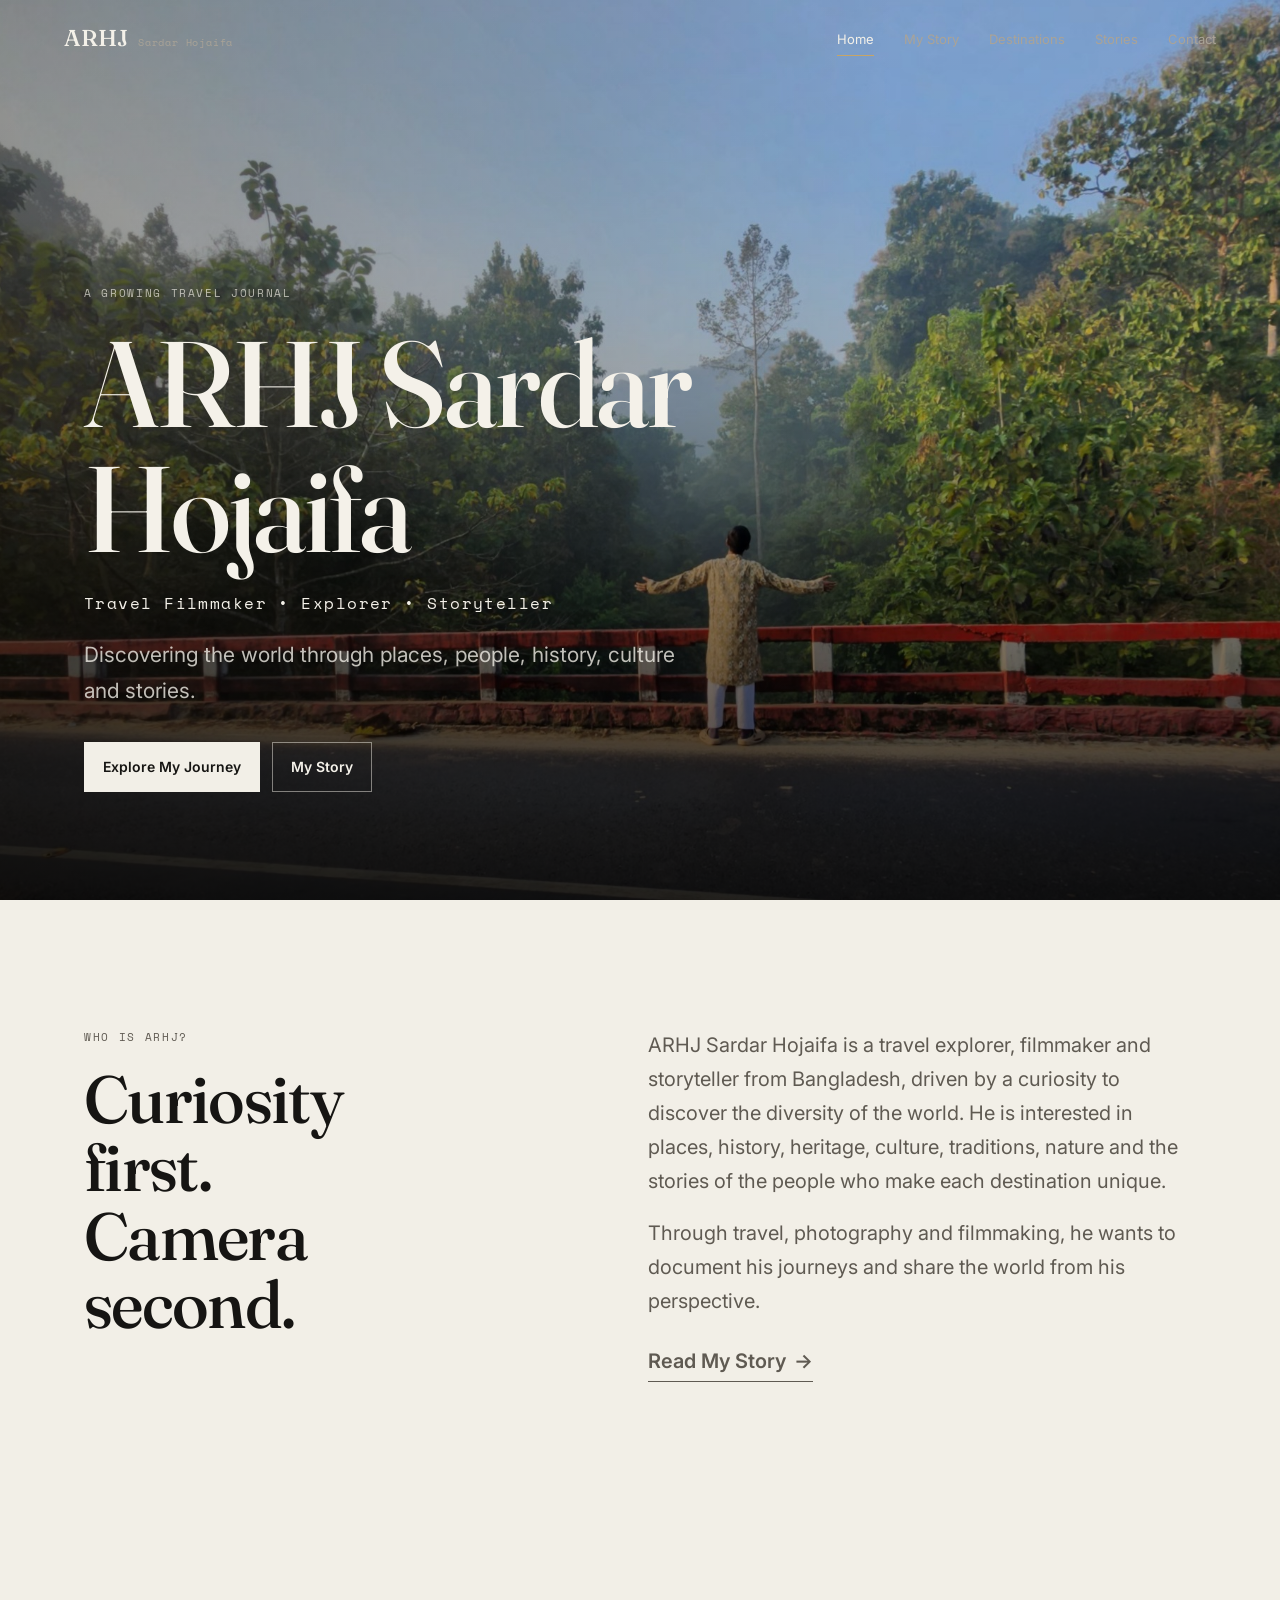
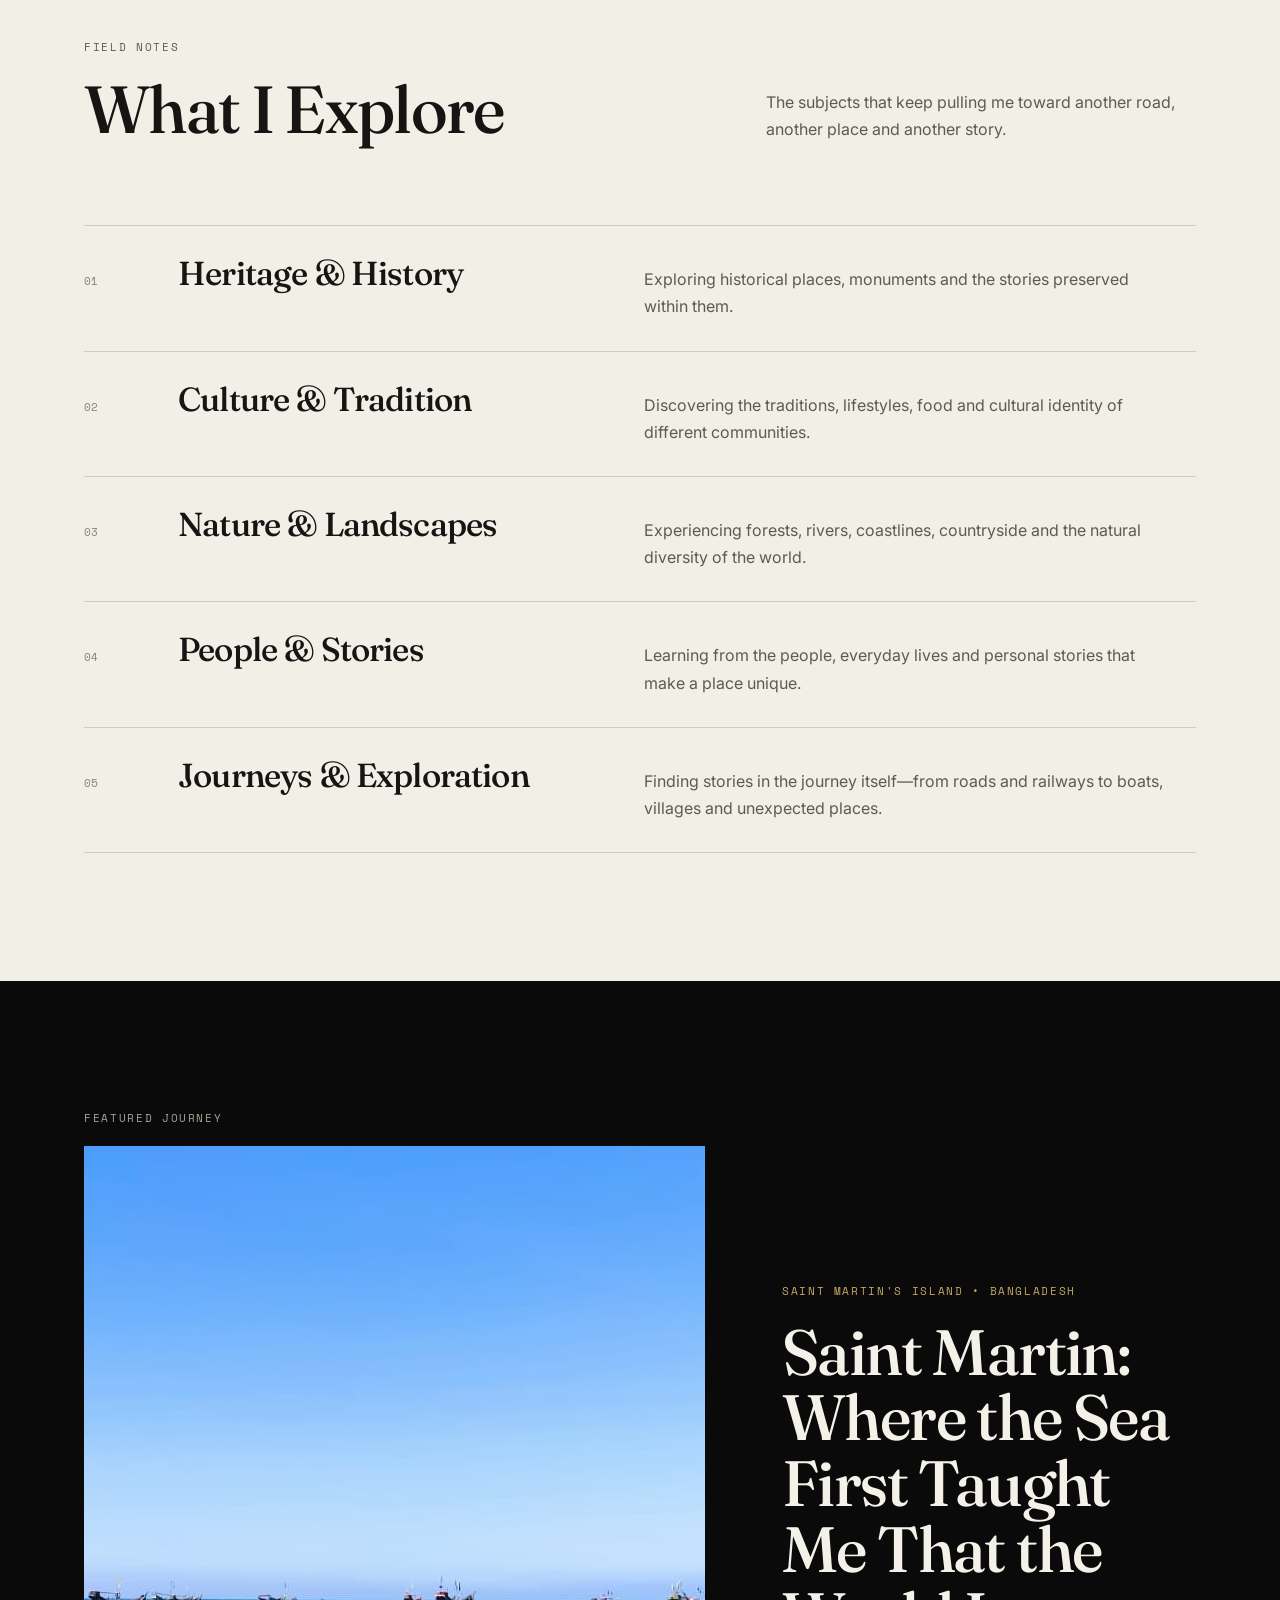
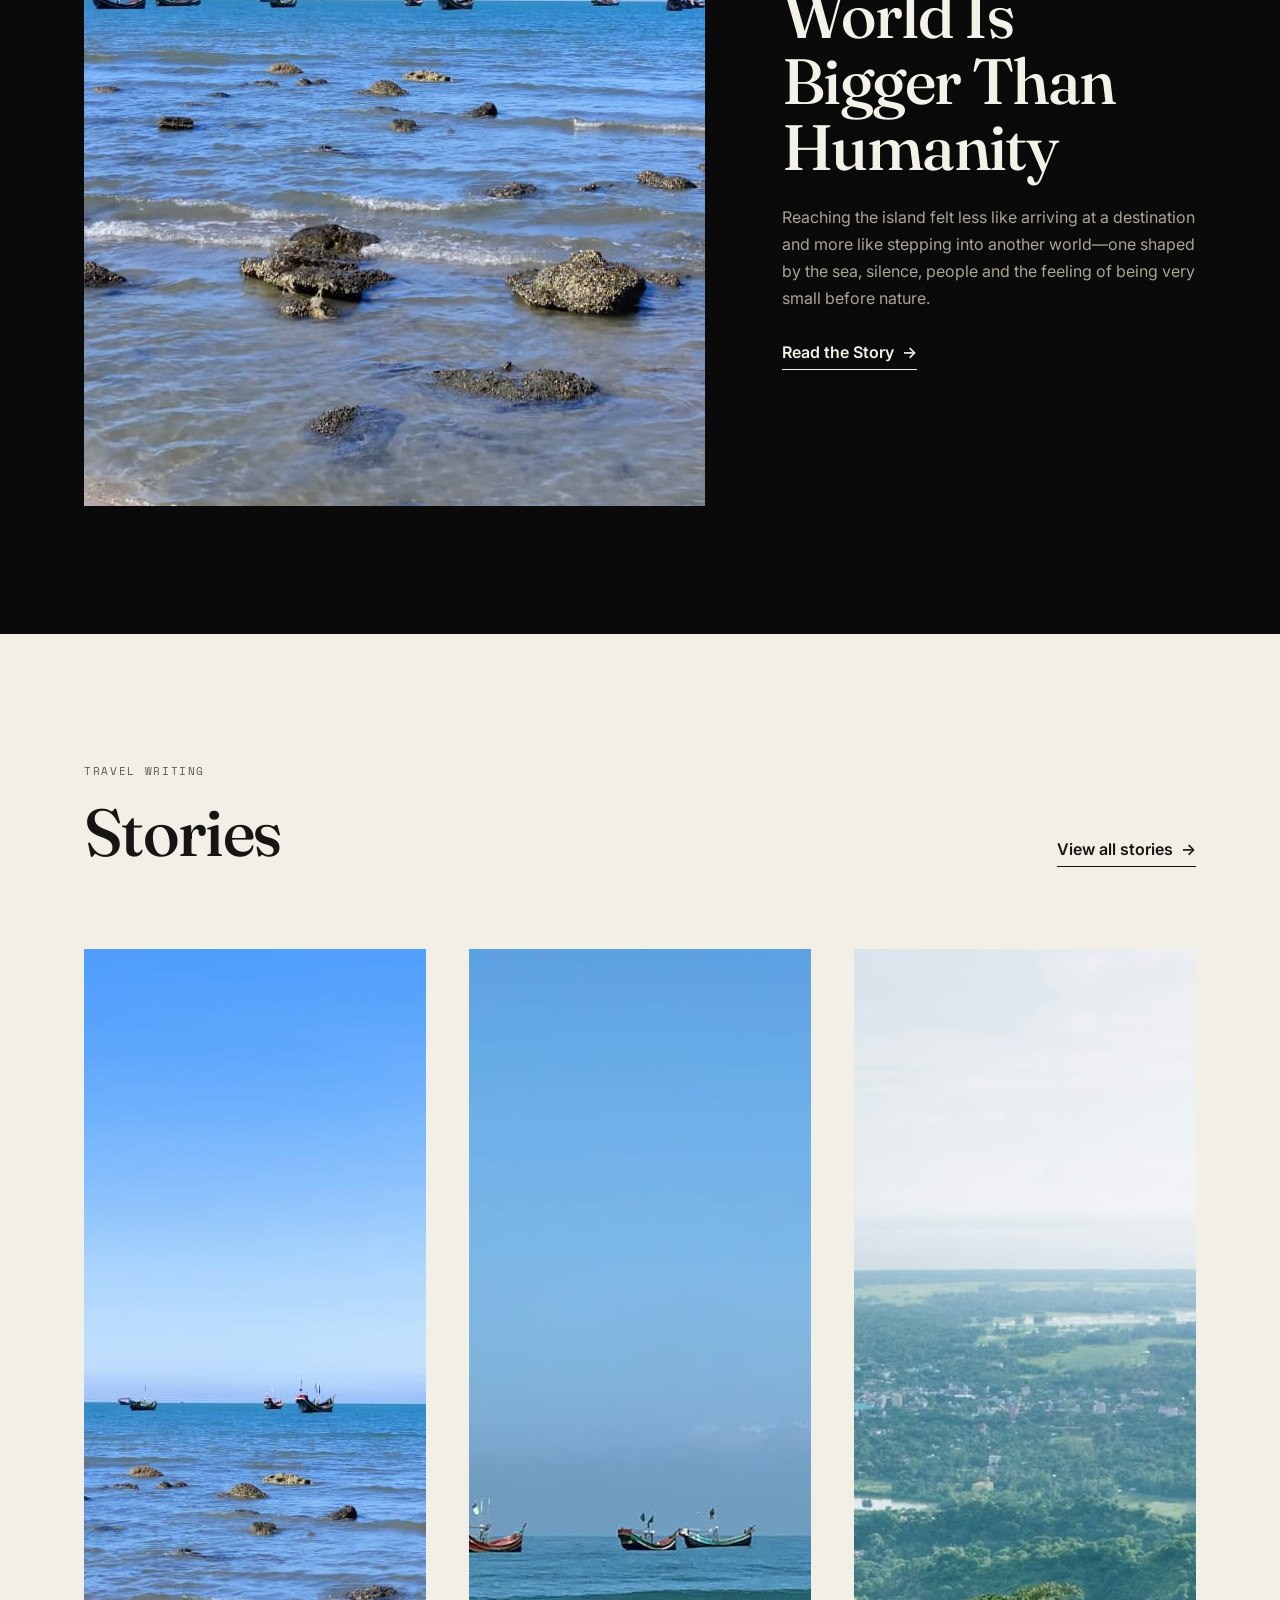
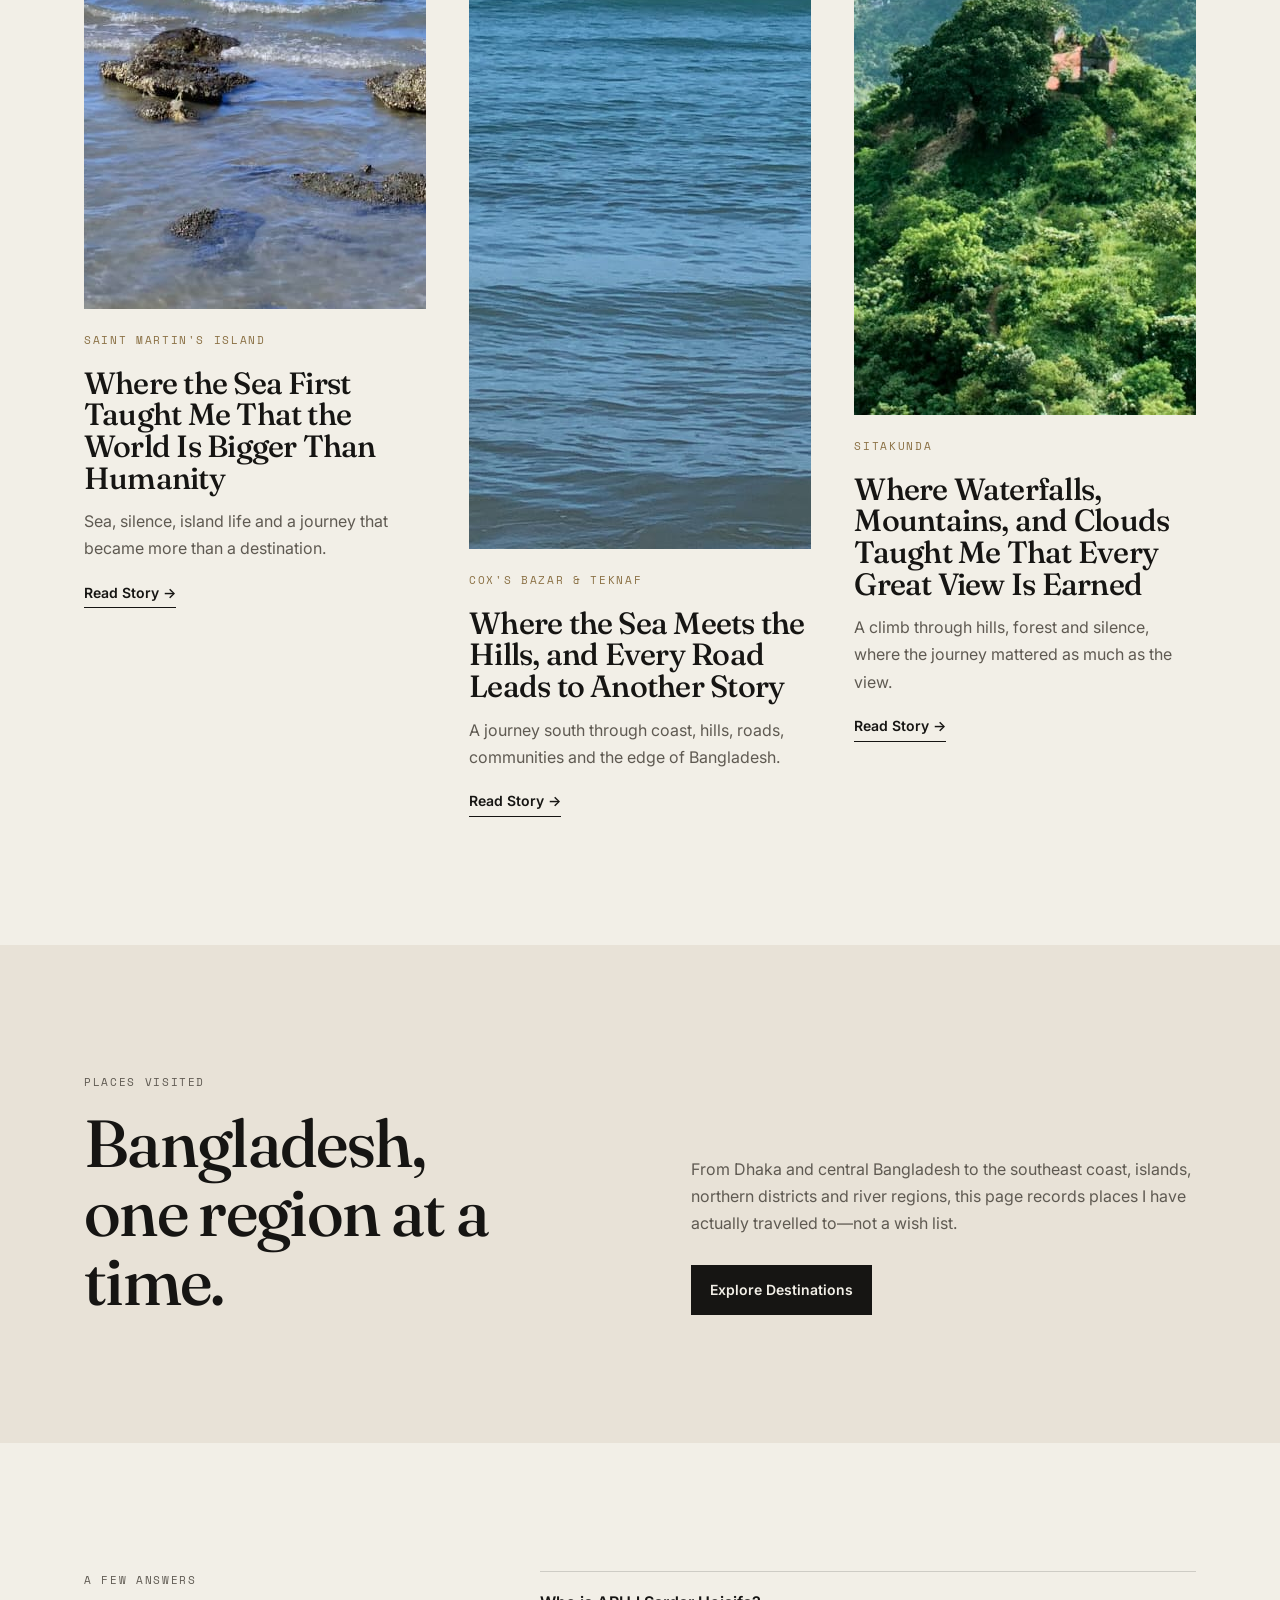
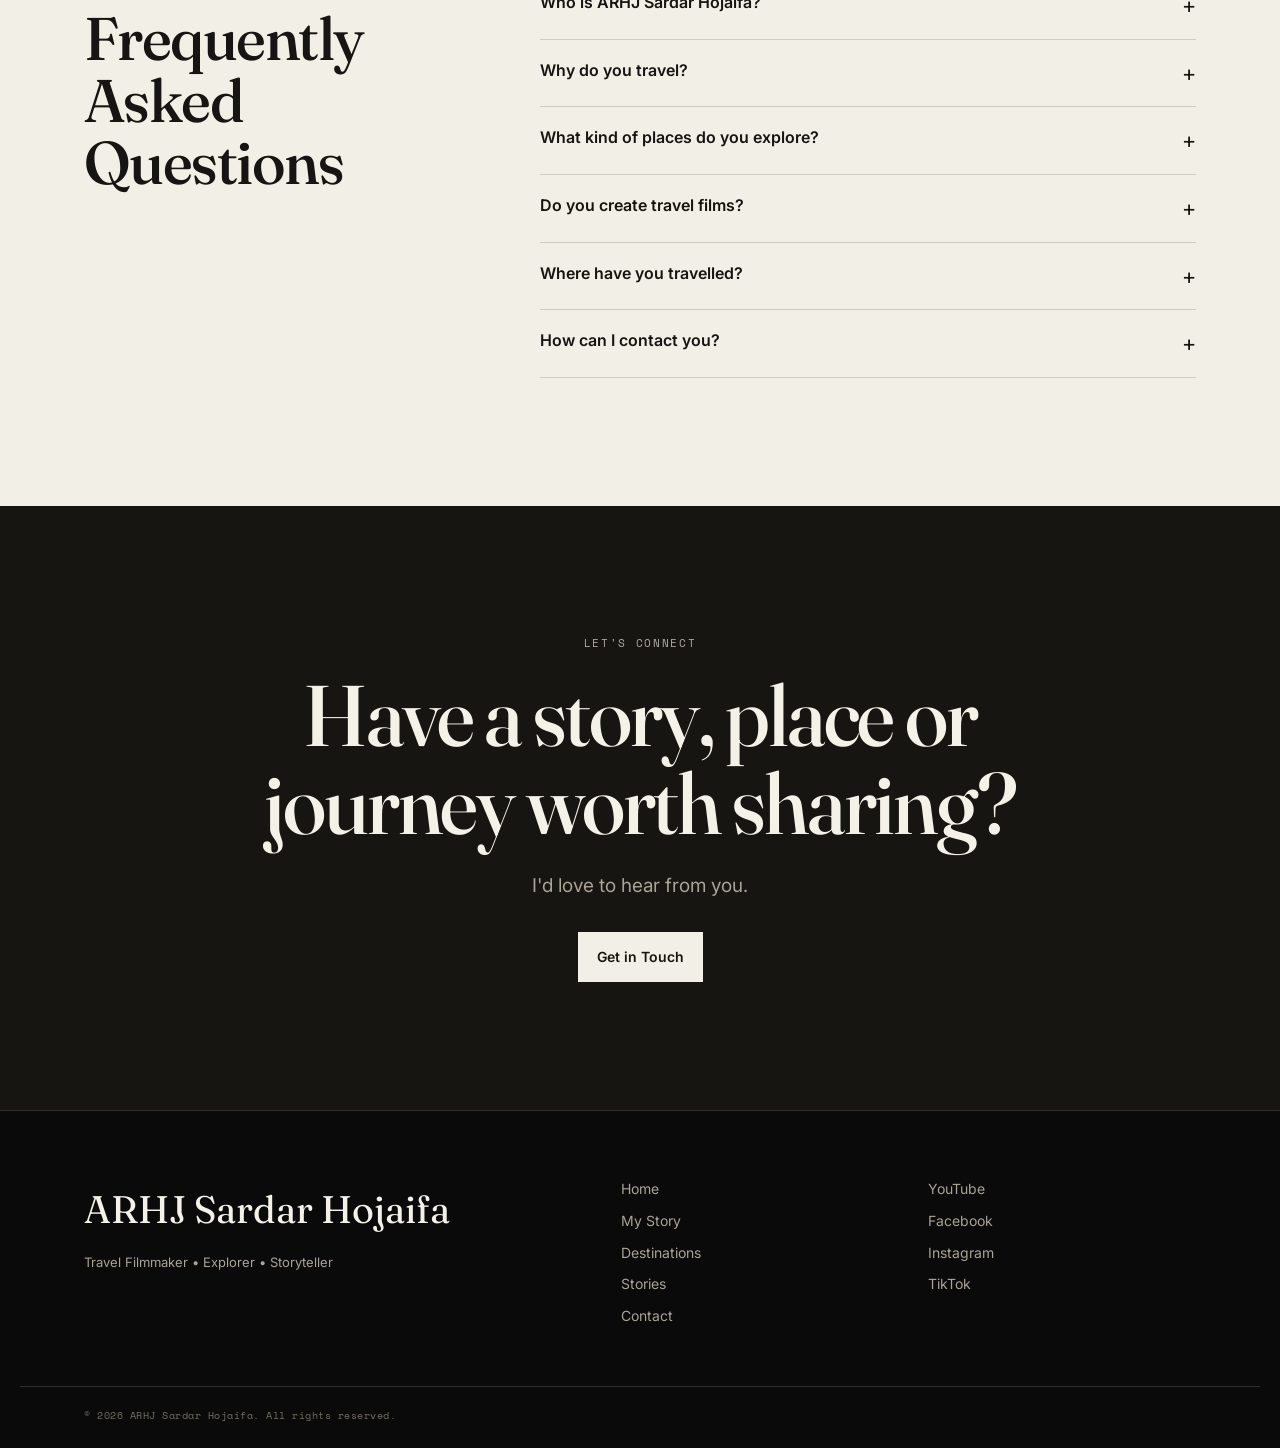
<file: index.html>
<!doctype html>
<html lang="en">
<head>
  <meta charset="utf-8">
  <meta name="viewport" content="width=device-width, initial-scale=1">
  <title>ARHJ Sardar Hojaifa — Travel Filmmaker, Explorer &amp; Storyteller</title>
  <meta name="description" content="The personal travel portfolio of ARHJ Sardar Hojaifa, documenting places, people, history, culture and stories from a growing journey.">
  <link rel="canonical" href="https://arhjsardarhojaifa.github.io/portfolio/">
  <meta property="og:type" content="website">
  <meta property="og:title" content="ARHJ Sardar Hojaifa — Travel Filmmaker, Explorer &amp; Storyteller">
  <meta property="og:description" content="The personal travel portfolio of ARHJ Sardar Hojaifa, documenting places, people, history, culture and stories from a growing journey.">
  <meta property="og:url" content="https://arhjsardarhojaifa.github.io/portfolio/">
  <meta property="og:image" content="https://arhjsardarhojaifa.github.io/portfolio/images/hero.jpg">
  <meta name="twitter:card" content="summary_large_image">
  <meta name="twitter:title" content="ARHJ Sardar Hojaifa — Travel Filmmaker, Explorer &amp; Storyteller">
  <meta name="twitter:description" content="The personal travel portfolio of ARHJ Sardar Hojaifa, documenting places, people, history, culture and stories from a growing journey.">
  <meta name="twitter:image" content="https://arhjsardarhojaifa.github.io/portfolio/images/hero.jpg">
    <meta name="author" content="ARHJ Sardar Hojaifa">
  <meta name="robots" content="index,follow,max-image-preview:large">
  <meta property="og:site_name" content="ARHJ Sardar Hojaifa">
  <link rel="icon" type="image/svg+xml" href="favicon.svg">
  <link rel="preconnect" href="https://fonts.googleapis.com">
  <link rel="preconnect" href="https://fonts.gstatic.com" crossorigin>
  <link href="https://fonts.googleapis.com/css2?family=Fraunces:ital,wght@0,400;0,500;1,400&family=Inter:wght@400;500;600&family=Space+Mono&display=swap" rel="stylesheet">
  <link rel="stylesheet" href="assets/css/style.css">
<script type="application/ld+json">
{
  "@context": "https://schema.org",
  "@graph": [
    {
      "@type": "Person",
      "@id": "https://arhjsardarhojaifa.github.io/portfolio/#person",
      "name": "ARHJ Sardar Hojaifa",
      "url": "https://arhjsardarhojaifa.github.io/portfolio/",
      "image": "https://arhjsardarhojaifa.github.io/portfolio/images/profile.jpg",
      "jobTitle": "Travel Filmmaker • Explorer • Storyteller",
      "description": "A travel explorer, filmmaker and storyteller from Bangladesh documenting places, people, history, culture and stories through a growing journey.",
      "sameAs": [
        "https://youtube.com/@ArhjSardarHojaifa",
        "https://www.facebook.com/ArhjSardarHojaifa2",
        "https://www.facebook.com/ArhjSardarHojaifa",
        "https://www.tiktok.com/@arhjsardarhojaifa",
        "https://www.instagram.com/arhjsardarhojaifa"
      ]
    },
    {
      "@type": "WebSite",
      "@id": "https://arhjsardarhojaifa.github.io/portfolio/#website",
      "url": "https://arhjsardarhojaifa.github.io/portfolio/",
      "name": "ARHJ Sardar Hojaifa",
      "description": "The personal travel portfolio of ARHJ Sardar Hojaifa.",
      "publisher": {
        "@id": "https://arhjsardarhojaifa.github.io/portfolio/#person"
      },
      "inLanguage": "en"
    },
    {
      "@type": "WebPage",
      "@id": "https://arhjsardarhojaifa.github.io/portfolio/#webpage",
      "url": "https://arhjsardarhojaifa.github.io/portfolio/",
      "name": "ARHJ Sardar Hojaifa — Travel Filmmaker, Explorer & Storyteller",
      "description": "The personal travel portfolio of ARHJ Sardar Hojaifa, documenting places, people, history, culture and stories from a growing journey.",
      "isPartOf": {
        "@id": "https://arhjsardarhojaifa.github.io/portfolio/#website"
      },
      "about": {
        "@id": "https://arhjsardarhojaifa.github.io/portfolio/#person"
      },
      "primaryImageOfPage": {
        "@type": "ImageObject",
        "url": "https://arhjsardarhojaifa.github.io/portfolio/images/hero.jpg"
      },
      "inLanguage": "en"
    }
  ]
}
</script>
</head>
<body>
<a class="skip-link" href="#main">Skip to content</a>

<header class="site-header" data-header>
  <a class="brand" href="index.html" aria-label="ARHJ Sardar Hojaifa — Home">
    <span class="brand-name">ARHJ</span>
    <span class="brand-sub">Sardar Hojaifa</span>
  </a>

  <nav class="desktop-nav" aria-label="Primary navigation">
    <a href="index.html" aria-current="page">Home</a><a href="my-story.html">My Story</a><a href="destinations.html">Destinations</a><a href="stories.html">Stories</a><a href="contact.html">Contact</a>
  </nav>

  <button class="menu-toggle" type="button" data-menu-toggle aria-expanded="false" aria-controls="mobile-menu">
    <span class="sr-only">Open menu</span>
    <span></span><span></span>
  </button>
</header>

<div class="mobile-menu" id="mobile-menu" data-mobile-menu hidden>
  <div class="mobile-menu-inner">
    <div class="mobile-menu-top">
      <span class="mobile-menu-label">Navigation</span>
      <button class="menu-close" type="button" data-menu-close aria-label="Close menu">Close</button>
    </div>
    <nav class="mobile-nav" aria-label="Mobile navigation">
      <a href="index.html" aria-current="page">Home</a><a href="my-story.html">My Story</a><a href="destinations.html">Destinations</a><a href="stories.html">Stories</a><a href="contact.html">Contact</a>
    </nav>
    <p class="mobile-menu-foot">Travel Filmmaker • Explorer • Storyteller</p>
  </div>
</div>

<main id="main">
  <section class="hero">
    <img class="hero-image" src="images/hero.jpg" alt="ARHJ Sardar Hojaifa standing beside a forested landscape during a journey" width="2048" height="1275" fetchpriority="high">
    <div class="hero-overlay"></div>
    <div class="container hero-content">
      <p class="eyebrow light">A growing travel journal</p>
      <h1>ARHJ Sardar Hojaifa</h1>
      <p class="hero-role">Travel Filmmaker • Explorer • Storyteller</p>
      <p class="hero-tagline">Discovering the world through places, people, history, culture and stories.</p>
      <div class="button-row">
        <a class="button button-primary" href="#journey">Explore My Journey</a>
        <a class="button button-ghost" href="my-story.html">My Story</a>
      </div>
    </div>
  </section>

  <section class="section intro-section">
    <div class="container split-intro">
      <div>
        <p class="eyebrow">Who is ARHJ?</p>
        <h2>Curiosity first. Camera second.</h2>
      </div>
      <div class="intro-copy">
        <p>ARHJ Sardar Hojaifa is a travel explorer, filmmaker and storyteller from Bangladesh, driven by a curiosity to discover the diversity of the world. He is interested in places, history, heritage, culture, traditions, nature and the stories of the people who make each destination unique.</p>
        <p>Through travel, photography and filmmaking, he wants to document his journeys and share the world from his perspective.</p>
        <a class="text-link" href="my-story.html">Read My Story <span aria-hidden="true">→</span></a>
      </div>
    </div>
  </section>

  <section class="section explore-section">
    <div class="container">
      <div class="section-heading-row">
        <div>
          <p class="eyebrow">Field notes</p>
          <h2>What I Explore</h2>
        </div>
        <p class="section-note">The subjects that keep pulling me toward another road, another place and another story.</p>
      </div>
      <div class="explore-grid">
        <article><span class="explore-number">01</span><h3>Heritage & History</h3><p>Exploring historical places, monuments and the stories preserved within them.</p></article>
        <article><span class="explore-number">02</span><h3>Culture & Tradition</h3><p>Discovering the traditions, lifestyles, food and cultural identity of different communities.</p></article>
        <article><span class="explore-number">03</span><h3>Nature & Landscapes</h3><p>Experiencing forests, rivers, coastlines, countryside and the natural diversity of the world.</p></article>
        <article><span class="explore-number">04</span><h3>People & Stories</h3><p>Learning from the people, everyday lives and personal stories that make a place unique.</p></article>
        <article><span class="explore-number">05</span><h3>Journeys & Exploration</h3><p>Finding stories in the journey itself—from roads and railways to boats, villages and unexpected places.</p></article>
      </div>
    </div>
  </section>

  <section class="section featured-journey" id="journey">
    <div class="container">
      <p class="eyebrow">Featured Journey</p>
      <div class="featured-grid">
        <a class="featured-image-link" href="story-saint-martin.html" aria-label="Read the Saint Martin story">
          <img src="images/saint-martin-cover.jpg" alt="Fishing boats on the sea near Saint Martin's Island" width="1280" height="960" loading="lazy">
        </a>
        <div class="featured-copy">
          <p class="destination-label">Saint Martin's Island • Bangladesh</p>
          <h2>Saint Martin: Where the Sea First Taught Me That the World Is Bigger Than Humanity</h2>
          <p>Reaching the island felt less like arriving at a destination and more like stepping into another world—one shaped by the sea, silence, people and the feeling of being very small before nature.</p>
          <a class="text-link" href="story-saint-martin.html">Read the Story <span aria-hidden="true">→</span></a>
        </div>
      </div>
    </div>
  </section>

  <section class="section stories-preview">
    <div class="container">
      <div class="section-heading-row">
        <div><p class="eyebrow">Travel writing</p><h2>Stories</h2></div>
        <a class="text-link desktop-only" href="stories.html">View all stories <span aria-hidden="true">→</span></a>
      </div>
      <div class="story-grid">
        <article class="story-card">
          <a href="story-saint-martin.html"><img src="images/saint-martin-cover.jpg" alt="Boats on the coast near Saint Martin's Island" width="1280" height="960" loading="lazy"></a>
          <p class="destination-label">Saint Martin's Island</p>
          <h3><a href="story-saint-martin.html">Where the Sea First Taught Me That the World Is Bigger Than Humanity</a></h3>
          <p>Sea, silence, island life and a journey that became more than a destination.</p>
          <a class="text-link" href="story-saint-martin.html">Read Story →</a>
        </article>
        <article class="story-card">
          <a href="story-coxs-bazar.html"><img src="images/coxs-bazar-teknaf-cover.jpg" alt="Fishing boats across the blue sea at Cox's Bazar" width="1600" height="1200" loading="lazy"></a>
          <p class="destination-label">Cox's Bazar & Teknaf</p>
          <h3><a href="story-coxs-bazar.html">Where the Sea Meets the Hills, and Every Road Leads to Another Story</a></h3>
          <p>A journey south through coast, hills, roads, communities and the edge of Bangladesh.</p>
          <a class="text-link" href="story-coxs-bazar.html">Read Story →</a>
        </article>
        <article class="story-card">
          <a href="story-sitakunda.html"><img src="images/sitakunda-cover.jpg" alt="Green hills and landscape seen from Sitakunda" width="1599" height="1066" loading="lazy"></a>
          <p class="destination-label">Sitakunda</p>
          <h3><a href="story-sitakunda.html">Where Waterfalls, Mountains, and Clouds Taught Me That Every Great View Is Earned</a></h3>
          <p>A climb through hills, forest and silence, where the journey mattered as much as the view.</p>
          <a class="text-link" href="story-sitakunda.html">Read Story →</a>
        </article>
      </div>
      <a class="text-link mobile-only" href="stories.html">View all stories →</a>
    </div>
  </section>

  <section class="section destinations-teaser">
    <div class="container destination-teaser-grid">
      <div>
        <p class="eyebrow">Places visited</p>
        <h2>Bangladesh, one region at a time.</h2>
      </div>
      <div>
        <p>From Dhaka and central Bangladesh to the southeast coast, islands, northern districts and river regions, this page records places I have actually travelled to—not a wish list.</p>
        <a class="button button-dark" href="destinations.html">Explore Destinations</a>
      </div>
    </div>
  </section>

  <section class="section faq-home" id="faq">
    <div class="container faq-layout">
      <div>
        <p class="eyebrow">A few answers</p>
        <h2>Frequently Asked Questions</h2>
      </div>
      <div class="accordion" data-accordion>
        <div class="accordion-item">
          <h3><button type="button" aria-expanded="false">Who is ARHJ Sardar Hojaifa?<span aria-hidden="true">+</span></button></h3>
          <div class="accordion-panel" hidden><p>A travel explorer, filmmaker and storyteller from Bangladesh who is documenting a growing journey through places, people, culture, history and nature.</p></div>
        </div>
        <div class="accordion-item">
          <h3><button type="button" aria-expanded="false">Why do you travel?<span aria-hidden="true">+</span></button></h3>
          <div class="accordion-panel" hidden><p>I travel to see the world beyond the familiar, experience different cultures and landscapes, discover history, and understand how people live in different places.</p></div>
        </div>
        <div class="accordion-item">
          <h3><button type="button" aria-expanded="false">What kind of places do you explore?<span aria-hidden="true">+</span></button></h3>
          <div class="accordion-panel" hidden><p>Historical places, heritage, local culture, nature, coastlines, hills, villages, cities and the everyday journeys that connect them.</p></div>
        </div>
        <div class="accordion-item">
          <h3><button type="button" aria-expanded="false">Do you create travel films?<span aria-hidden="true">+</span></button></h3>
          <div class="accordion-panel" hidden><p>Travel filmmaking and storytelling are part of the direction I am developing alongside photography and written travel stories.</p></div>
        </div>
        <div class="accordion-item">
          <h3><button type="button" aria-expanded="false">Where have you travelled?<span aria-hidden="true">+</span></button></h3>
          <div class="accordion-panel" hidden><p>I have travelled across a growing list of destinations in Bangladesh. You can see the places grouped by region on the Destinations page.</p></div>
        </div>
        <div class="accordion-item">
          <h3><button type="button" aria-expanded="false">How can I contact you?<span aria-hidden="true">+</span></button></h3>
          <div class="accordion-panel" hidden><p>You can reach me by email or through the social links on the Contact page.</p></div>
        </div>
      </div>
    </div>
  </section>

  <section class="section connect-cta">
    <div class="container connect-inner">
      <p class="eyebrow light">Let's Connect</p>
      <h2>Have a story, place or journey worth sharing?</h2>
      <p>I'd love to hear from you.</p>
      <a class="button button-primary" href="contact.html">Get in Touch</a>
    </div>
  </section>
</main>

<footer class="site-footer">
  <div class="container footer-grid">
    <div>
      <a class="footer-name" href="index.html">ARHJ Sardar Hojaifa</a>
      <p class="footer-title">Travel Filmmaker • Explorer • Storyteller</p>
    </div>
    <nav class="footer-links" aria-label="Footer navigation">
      <a href="index.html">Home</a>
      <a href="my-story.html">My Story</a>
      <a href="destinations.html">Destinations</a>
      <a href="stories.html">Stories</a>
      <a href="contact.html">Contact</a>
    </nav>
    <div class="footer-social">
      <a href="#" data-social="youtube">YouTube</a>
      <a href="#" data-social="facebookPage">Facebook</a>
      <a href="#" data-social="instagram">Instagram</a>
      <a href="#" data-social="tiktok">TikTok</a>
    </div>
  </div>
  <div class="container footer-bottom">
    <p>© <span data-year>2026</span> ARHJ Sardar Hojaifa. All rights reserved.</p>
  </div>
</footer>

<script src="assets/js/config.js"></script>
<script src="assets/js/main.js"></script>
</body>
</html>
</file>
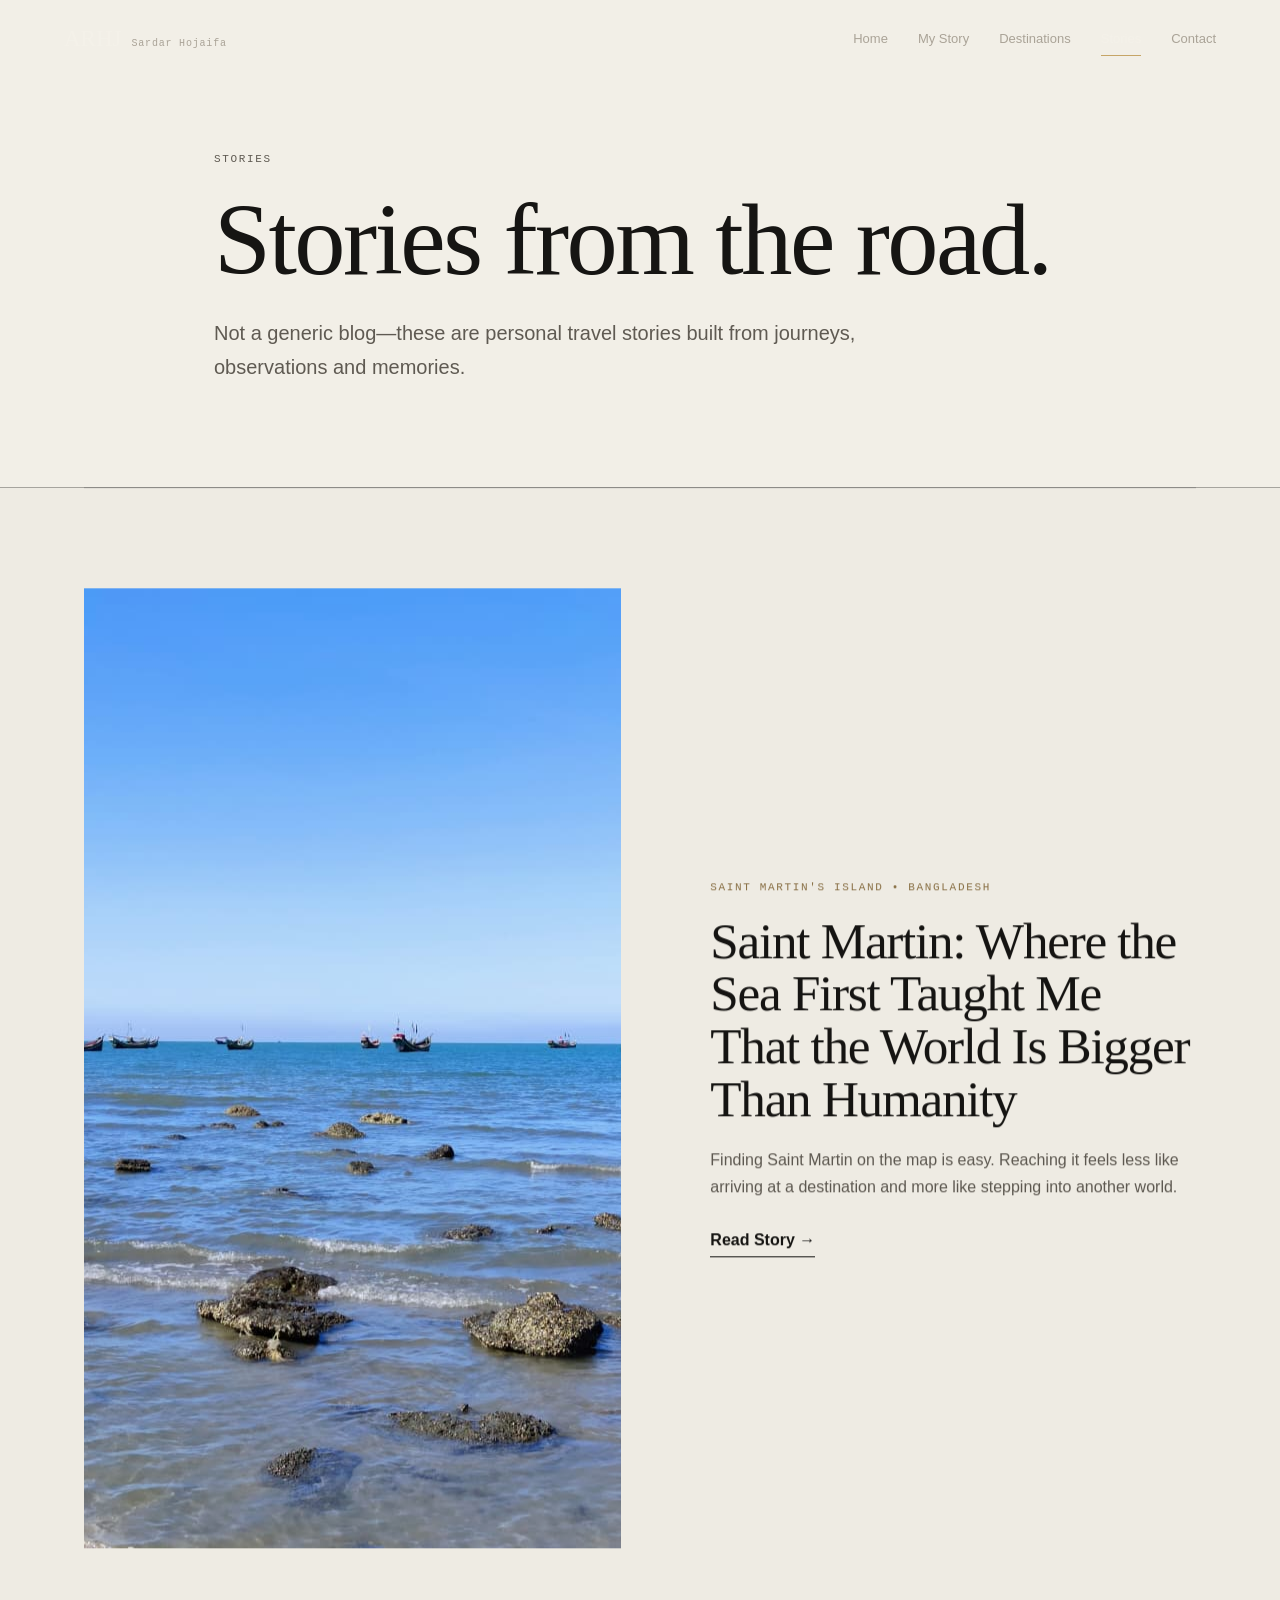
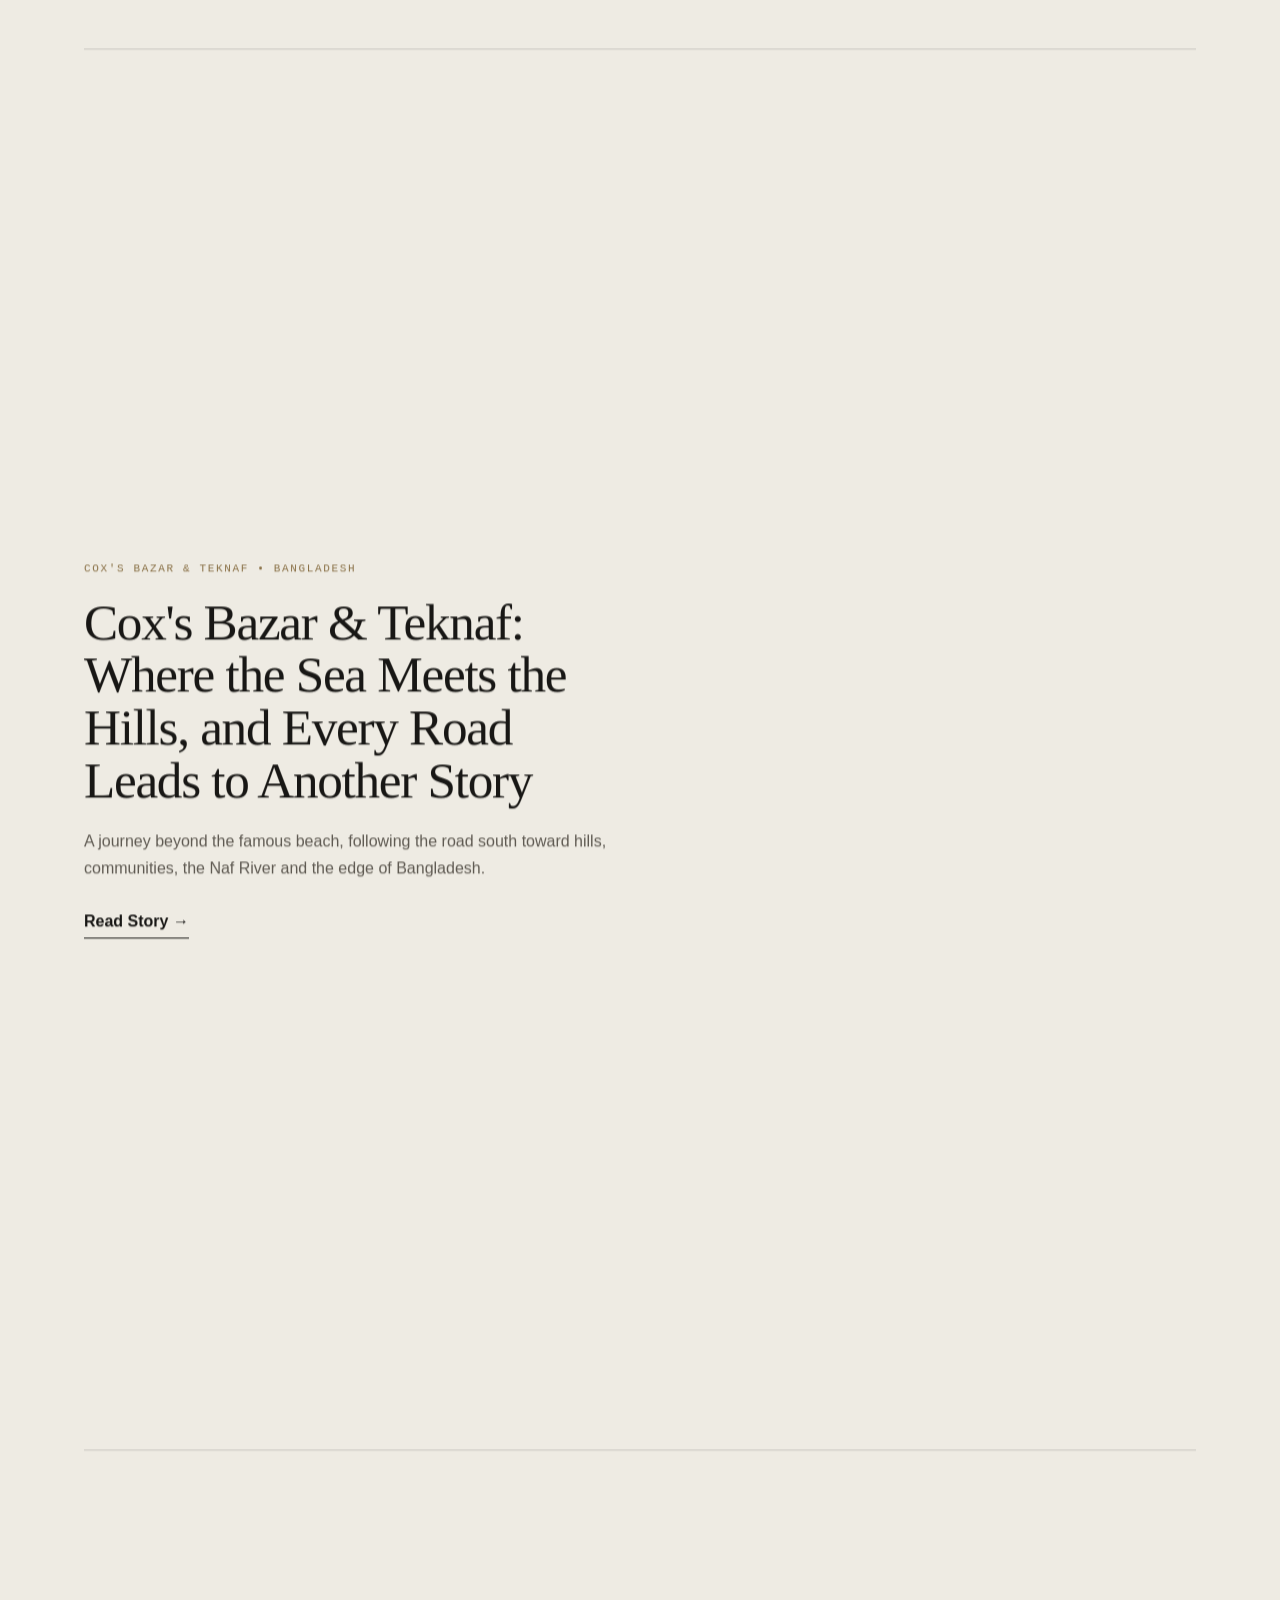
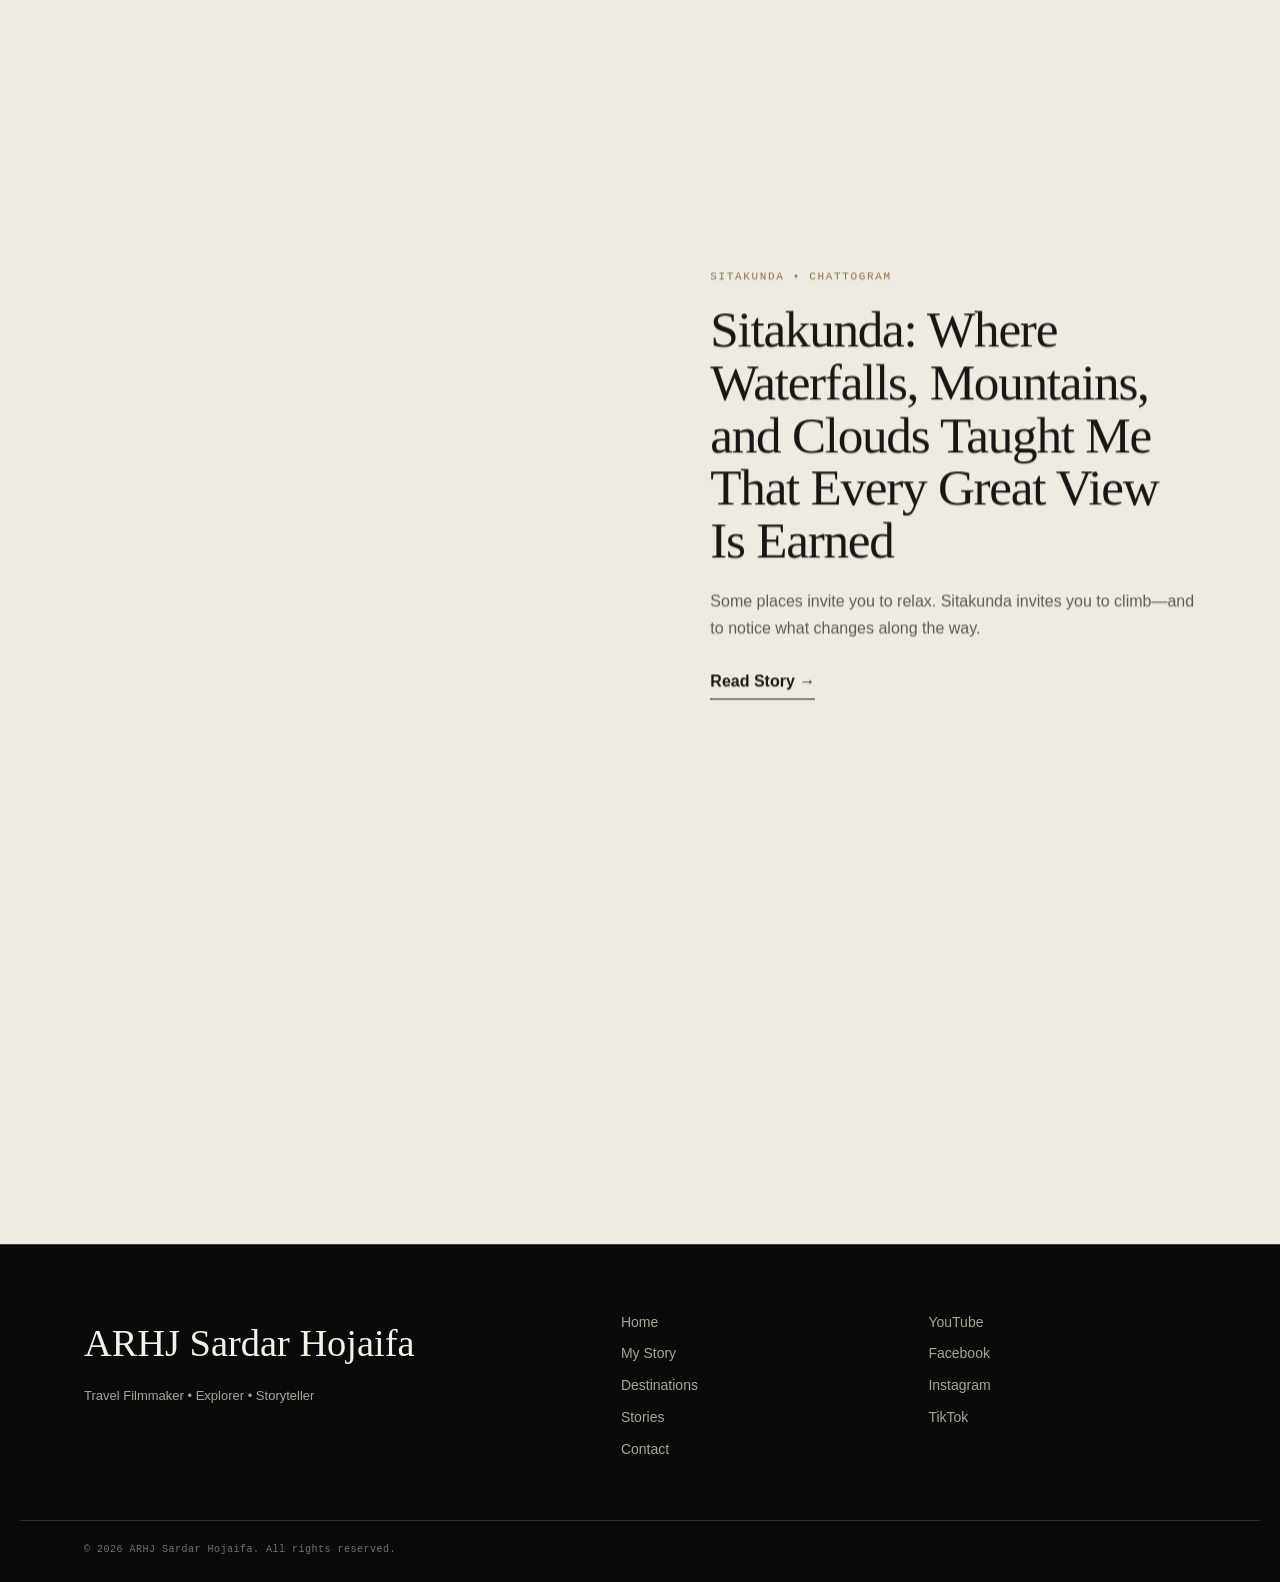
<file: blog.html>
<!doctype html>
<html lang="en"><head><meta charset="utf-8"><meta name="viewport" content="width=device-width,initial-scale=1">
<meta http-equiv="refresh" content="0; url=stories.html">
<link rel="canonical" href="https://arhjsardarhojaifa.github.io/portfolio/stories.html">
<title>Stories — ARHJ Sardar Hojaifa</title><meta name="robots" content="noindex,follow">
</head>
<body><p>This page has moved. <a href="stories.html">Continue</a>.</p></body></html>
</file>
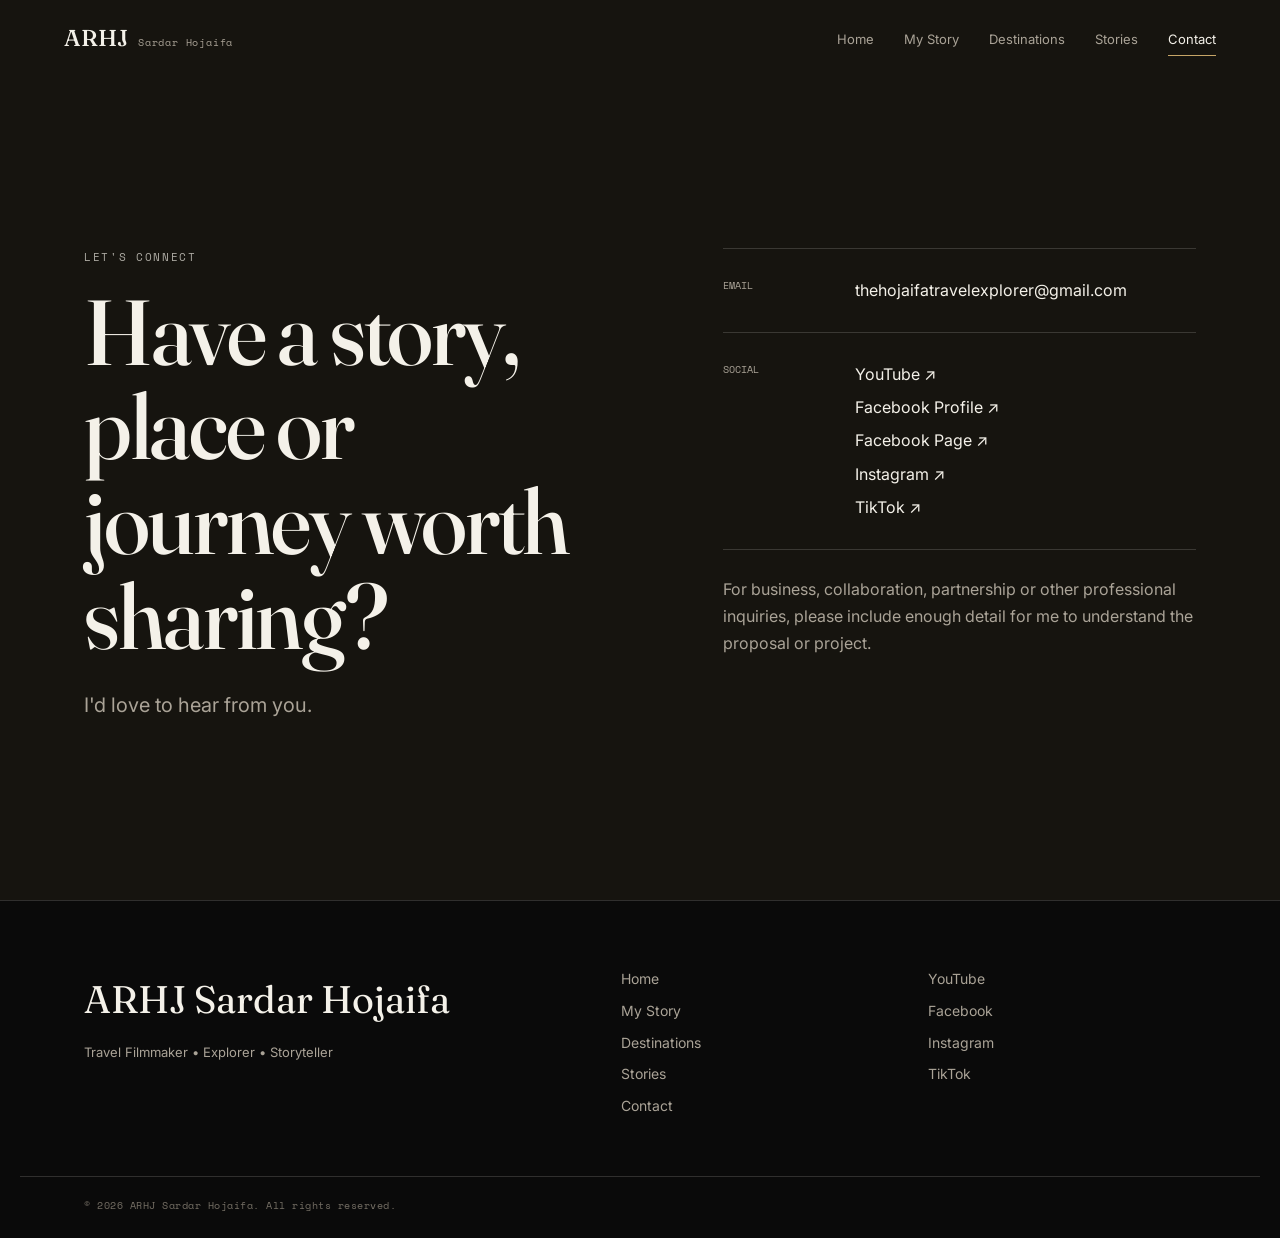
<file: contact.html>
<!doctype html>
<html lang="en">
<head>
  <meta charset="utf-8">
  <meta name="viewport" content="width=device-width, initial-scale=1">
  <title>Contact — ARHJ Sardar Hojaifa</title>
  <meta name="description" content="Contact ARHJ Sardar Hojaifa by email or through his existing social media channels.">
  <link rel="canonical" href="https://arhjsardarhojaifa.github.io/portfolio/contact.html">
  <meta property="og:type" content="website">
  <meta property="og:title" content="Contact — ARHJ Sardar Hojaifa">
  <meta property="og:description" content="Contact ARHJ Sardar Hojaifa by email or through his existing social media channels.">
  <meta property="og:url" content="https://arhjsardarhojaifa.github.io/portfolio/contact.html">
  <meta property="og:image" content="https://arhjsardarhojaifa.github.io/portfolio/images/hero.jpg">
  <meta name="twitter:card" content="summary_large_image">
  <meta name="twitter:title" content="Contact — ARHJ Sardar Hojaifa">
  <meta name="twitter:description" content="Contact ARHJ Sardar Hojaifa by email or through his existing social media channels.">
  <meta name="twitter:image" content="https://arhjsardarhojaifa.github.io/portfolio/images/hero.jpg">
    <meta name="author" content="ARHJ Sardar Hojaifa">
  <meta name="robots" content="index,follow,max-image-preview:large">
  <meta property="og:site_name" content="ARHJ Sardar Hojaifa">
  <link rel="icon" type="image/svg+xml" href="favicon.svg">
  <link rel="preconnect" href="https://fonts.googleapis.com">
  <link rel="preconnect" href="https://fonts.gstatic.com" crossorigin>
  <link href="https://fonts.googleapis.com/css2?family=Fraunces:ital,wght@0,400;0,500;1,400&family=Inter:wght@400;500;600&family=Space+Mono&display=swap" rel="stylesheet">
  <link rel="stylesheet" href="assets/css/style.css">
<script type="application/ld+json">
{
  "@context": "https://schema.org",
  "@graph": [
    {
      "@type": "Person",
      "@id": "https://arhjsardarhojaifa.github.io/portfolio/#person",
      "name": "ARHJ Sardar Hojaifa",
      "url": "https://arhjsardarhojaifa.github.io/portfolio/",
      "image": "https://arhjsardarhojaifa.github.io/portfolio/images/profile.jpg",
      "jobTitle": "Travel Filmmaker • Explorer • Storyteller",
      "description": "A travel explorer, filmmaker and storyteller from Bangladesh documenting places, people, history, culture and stories through a growing journey.",
      "sameAs": [
        "https://youtube.com/@ArhjSardarHojaifa",
        "https://www.facebook.com/ArhjSardarHojaifa2",
        "https://www.facebook.com/ArhjSardarHojaifa",
        "https://www.tiktok.com/@arhjsardarhojaifa",
        "https://www.instagram.com/arhjsardarhojaifa"
      ]
    },
    {
      "@type": "ContactPage",
      "@id": "https://arhjsardarhojaifa.github.io/portfolio/contact.html#webpage",
      "url": "https://arhjsardarhojaifa.github.io/portfolio/contact.html",
      "name": "Contact — ARHJ Sardar Hojaifa",
      "description": "Contact ARHJ Sardar Hojaifa by email or through his existing social media channels.",
      "isPartOf": {
        "@id": "https://arhjsardarhojaifa.github.io/portfolio/#website"
      },
      "about": {
        "@id": "https://arhjsardarhojaifa.github.io/portfolio/#person"
      },
      "inLanguage": "en",
      "primaryImageOfPage": {
        "@type": "ImageObject",
        "url": "https://arhjsardarhojaifa.github.io/portfolio/images/hero.jpg"
      }
    }
  ]
}
</script>
</head>
<body>
<a class="skip-link" href="#main">Skip to content</a>

<header class="site-header" data-header>
  <a class="brand" href="index.html" aria-label="ARHJ Sardar Hojaifa — Home">
    <span class="brand-name">ARHJ</span>
    <span class="brand-sub">Sardar Hojaifa</span>
  </a>

  <nav class="desktop-nav" aria-label="Primary navigation">
    <a href="index.html">Home</a><a href="my-story.html">My Story</a><a href="destinations.html">Destinations</a><a href="stories.html">Stories</a><a href="contact.html" aria-current="page">Contact</a>
  </nav>

  <button class="menu-toggle" type="button" data-menu-toggle aria-expanded="false" aria-controls="mobile-menu">
    <span class="sr-only">Open menu</span>
    <span></span><span></span>
  </button>
</header>

<div class="mobile-menu" id="mobile-menu" data-mobile-menu hidden>
  <div class="mobile-menu-inner">
    <div class="mobile-menu-top">
      <span class="mobile-menu-label">Navigation</span>
      <button class="menu-close" type="button" data-menu-close aria-label="Close menu">Close</button>
    </div>
    <nav class="mobile-nav" aria-label="Mobile navigation">
      <a href="index.html">Home</a><a href="my-story.html">My Story</a><a href="destinations.html">Destinations</a><a href="stories.html">Stories</a><a href="contact.html" aria-current="page">Contact</a>
    </nav>
    <p class="mobile-menu-foot">Travel Filmmaker • Explorer • Storyteller</p>
  </div>
</div>

<main id="main">
  <section class="contact-page">
    <div class="container contact-grid">
      <div>
        <p class="eyebrow light">Let's Connect</p>
        <h1>Have a story, place or journey worth sharing?</h1>
        <p class="contact-lede">I'd love to hear from you.</p>
      </div>
      <div class="contact-details">
        <div class="contact-row">
          <span>Email</span>
          <a href="#" data-email data-email-text>thehojaifatravelexplorer@gmail.com</a>
        </div>
        <div class="contact-row">
          <span>Social</span>
          <div class="contact-socials">
            <a href="#" data-social="youtube">YouTube ↗</a>
            <a href="#" data-social="facebookProfile">Facebook Profile ↗</a>
            <a href="#" data-social="facebookPage">Facebook Page ↗</a>
            <a href="#" data-social="instagram">Instagram ↗</a>
            <a href="#" data-social="tiktok">TikTok ↗</a>
          </div>
        </div>
        <p class="contact-note">For business, collaboration, partnership or other professional inquiries, please include enough detail for me to understand the proposal or project.</p>
      </div>
    </div>
  </section>
</main>

<footer class="site-footer">
  <div class="container footer-grid">
    <div>
      <a class="footer-name" href="index.html">ARHJ Sardar Hojaifa</a>
      <p class="footer-title">Travel Filmmaker • Explorer • Storyteller</p>
    </div>
    <nav class="footer-links" aria-label="Footer navigation">
      <a href="index.html">Home</a>
      <a href="my-story.html">My Story</a>
      <a href="destinations.html">Destinations</a>
      <a href="stories.html">Stories</a>
      <a href="contact.html">Contact</a>
    </nav>
    <div class="footer-social">
      <a href="#" data-social="youtube">YouTube</a>
      <a href="#" data-social="facebookPage">Facebook</a>
      <a href="#" data-social="instagram">Instagram</a>
      <a href="#" data-social="tiktok">TikTok</a>
    </div>
  </div>
  <div class="container footer-bottom">
    <p>© <span data-year>2026</span> ARHJ Sardar Hojaifa. All rights reserved.</p>
  </div>
</footer>

<script src="assets/js/config.js"></script>
<script src="assets/js/main.js"></script>
</body>
</html>
</file>
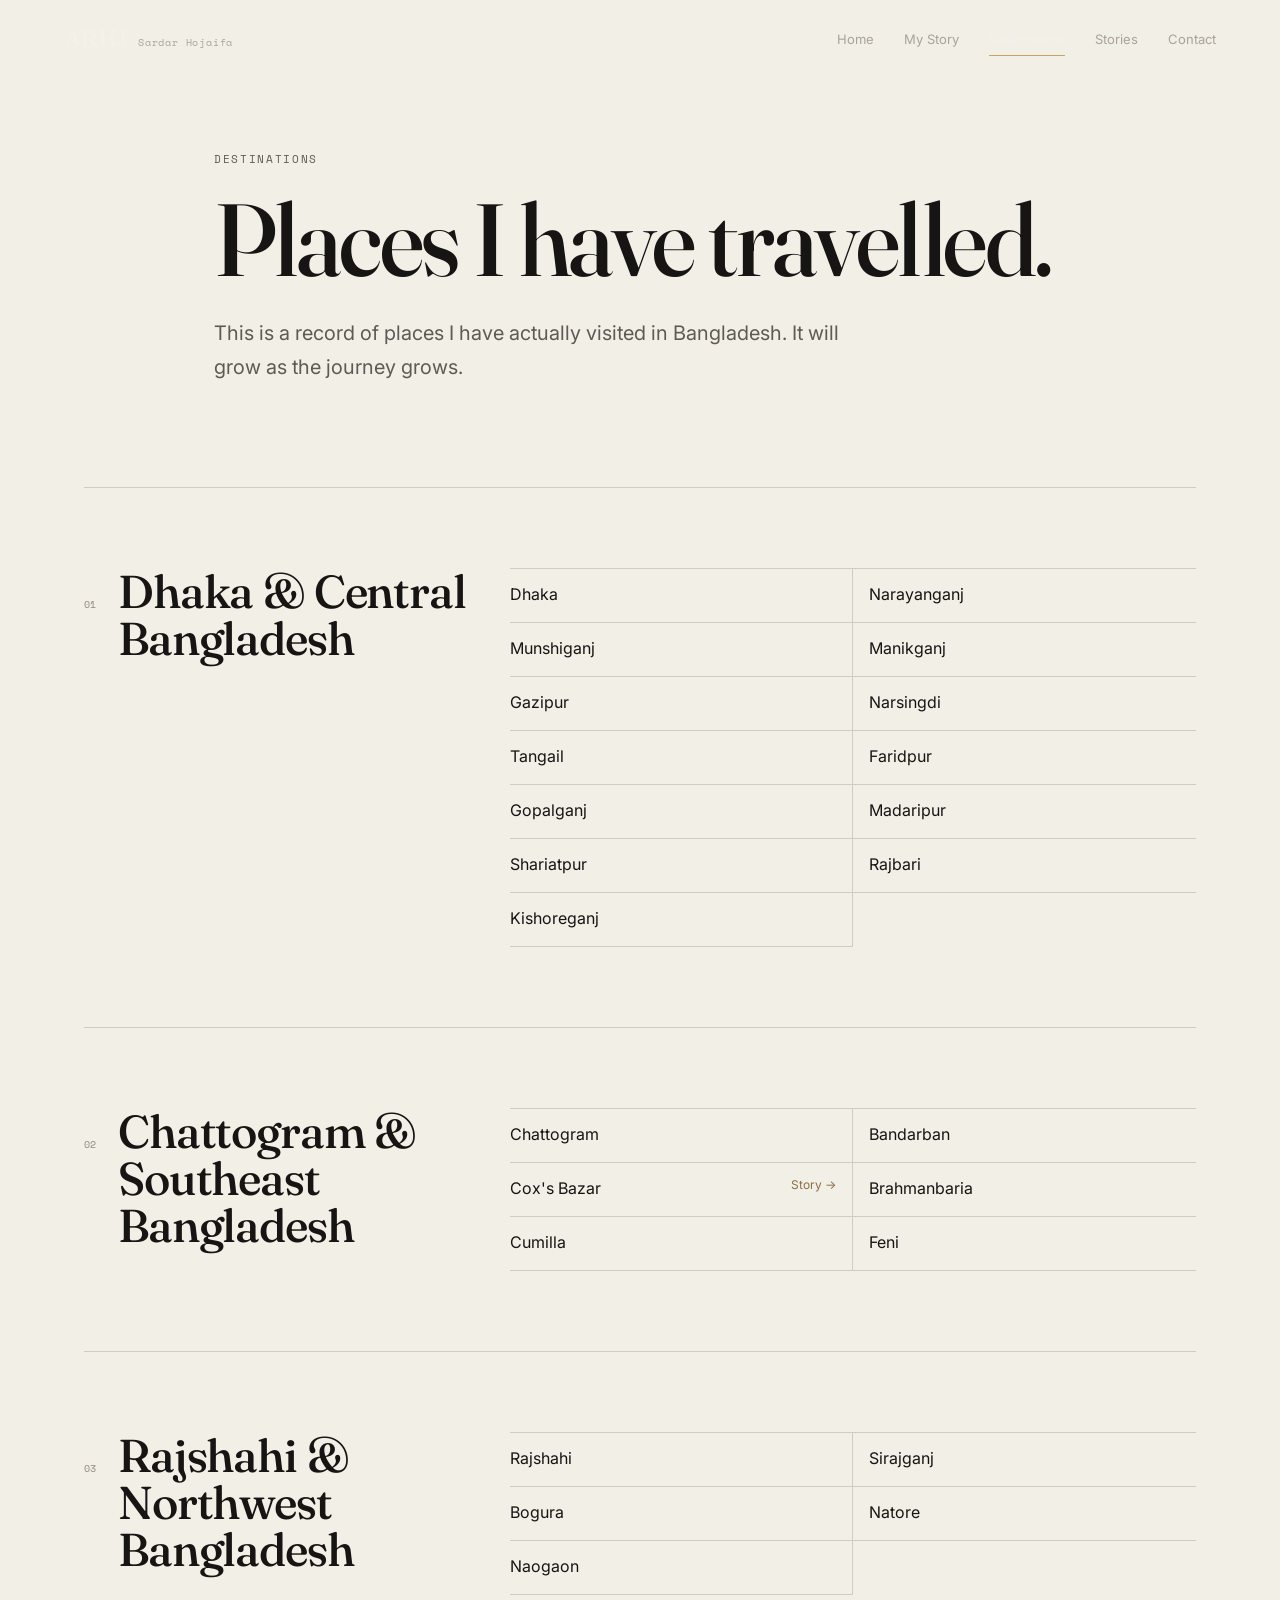
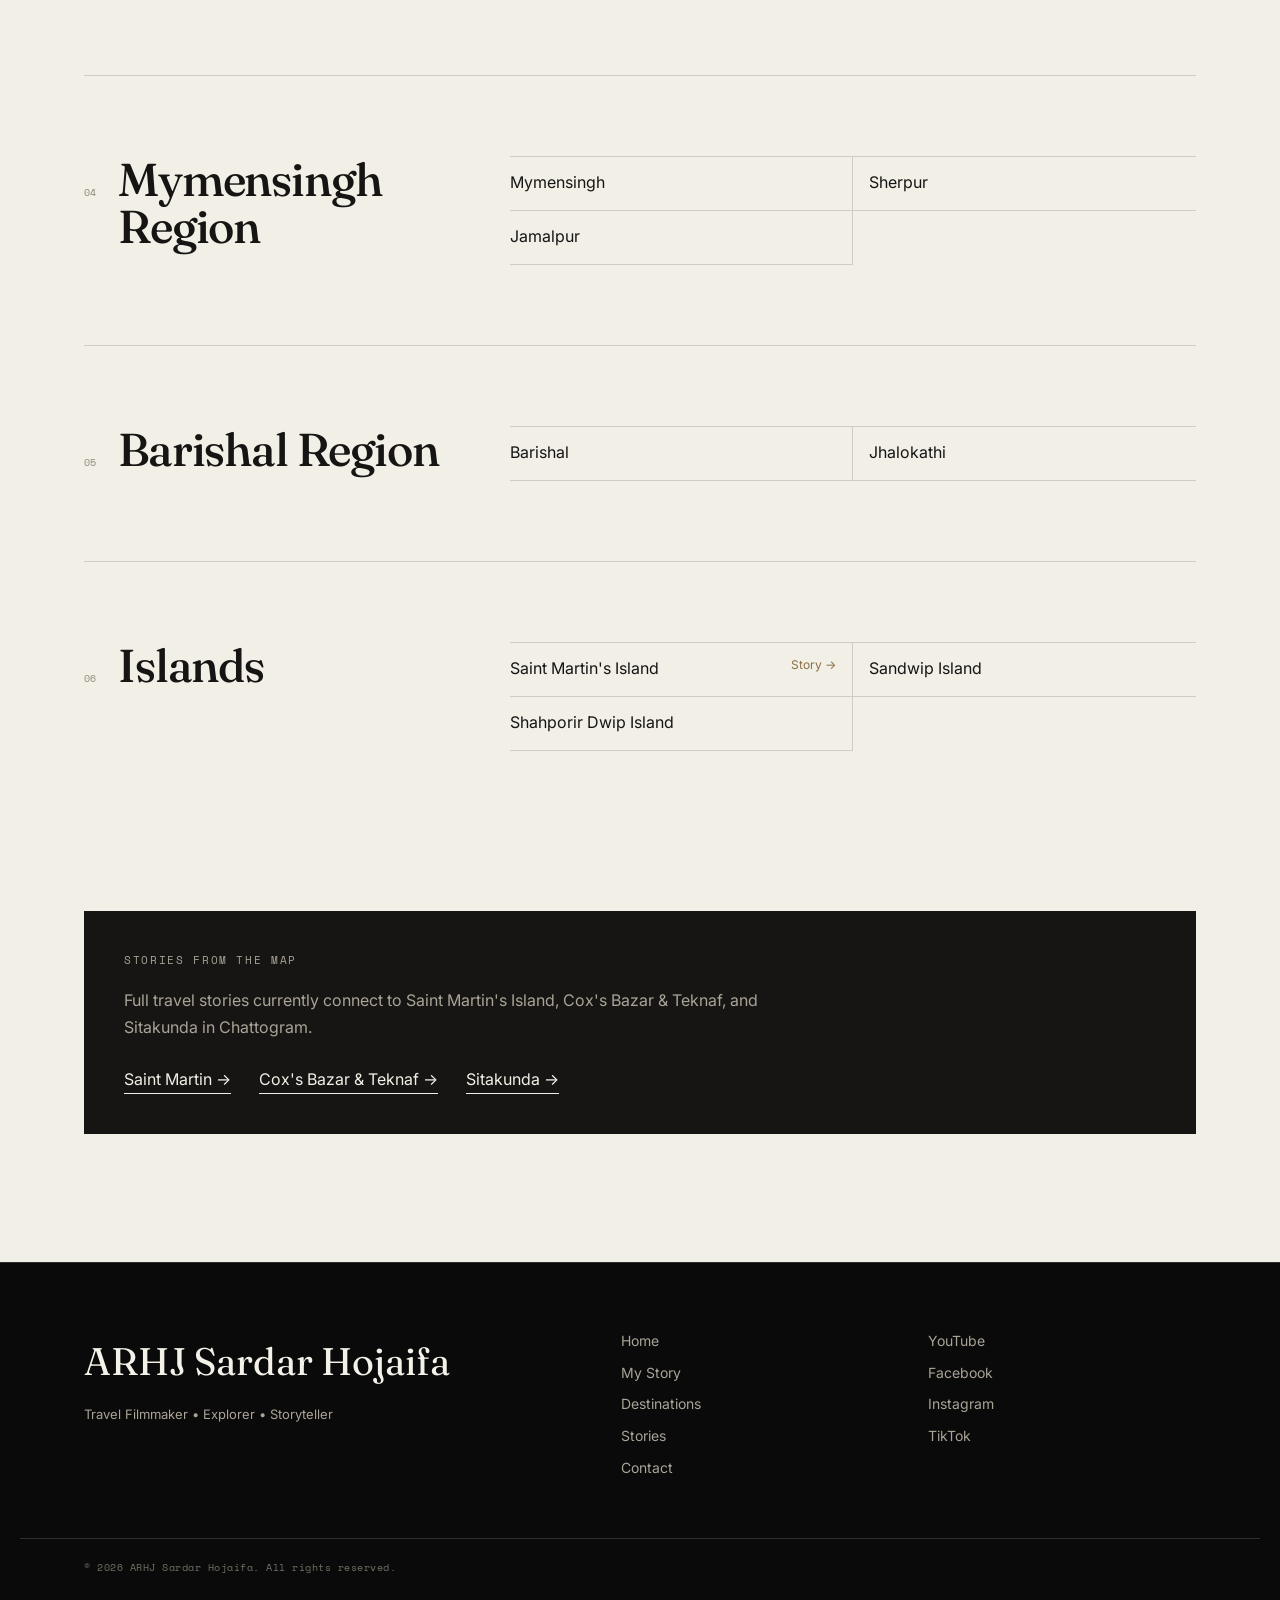
<file: destinations.html>
<!doctype html>
<html lang="en">
<head>
  <meta charset="utf-8">
  <meta name="viewport" content="width=device-width, initial-scale=1">
  <title>Destinations — ARHJ Sardar Hojaifa</title>
  <meta name="description" content="A record of destinations ARHJ Sardar Hojaifa has actually visited across Bangladesh, grouped by region.">
  <link rel="canonical" href="https://arhjsardarhojaifa.github.io/portfolio/destinations.html">
  <meta property="og:type" content="website">
  <meta property="og:title" content="Destinations — ARHJ Sardar Hojaifa">
  <meta property="og:description" content="A record of destinations ARHJ Sardar Hojaifa has actually visited across Bangladesh, grouped by region.">
  <meta property="og:url" content="https://arhjsardarhojaifa.github.io/portfolio/destinations.html">
  <meta property="og:image" content="https://arhjsardarhojaifa.github.io/portfolio/images/coxs-bazar-teknaf-cover.jpg">
  <meta name="twitter:card" content="summary_large_image">
  <meta name="twitter:title" content="Destinations — ARHJ Sardar Hojaifa">
  <meta name="twitter:description" content="A record of destinations ARHJ Sardar Hojaifa has actually visited across Bangladesh, grouped by region.">
  <meta name="twitter:image" content="https://arhjsardarhojaifa.github.io/portfolio/images/coxs-bazar-teknaf-cover.jpg">
    <meta name="author" content="ARHJ Sardar Hojaifa">
  <meta name="robots" content="index,follow,max-image-preview:large">
  <meta property="og:site_name" content="ARHJ Sardar Hojaifa">
  <link rel="icon" type="image/svg+xml" href="favicon.svg">
  <link rel="preconnect" href="https://fonts.googleapis.com">
  <link rel="preconnect" href="https://fonts.gstatic.com" crossorigin>
  <link href="https://fonts.googleapis.com/css2?family=Fraunces:ital,wght@0,400;0,500;1,400&family=Inter:wght@400;500;600&family=Space+Mono&display=swap" rel="stylesheet">
  <link rel="stylesheet" href="assets/css/style.css">
<script type="application/ld+json">
{
  "@context": "https://schema.org",
  "@graph": [
    {
      "@type": "Person",
      "@id": "https://arhjsardarhojaifa.github.io/portfolio/#person",
      "name": "ARHJ Sardar Hojaifa",
      "url": "https://arhjsardarhojaifa.github.io/portfolio/",
      "image": "https://arhjsardarhojaifa.github.io/portfolio/images/profile.jpg",
      "jobTitle": "Travel Filmmaker • Explorer • Storyteller",
      "description": "A travel explorer, filmmaker and storyteller from Bangladesh documenting places, people, history, culture and stories through a growing journey.",
      "sameAs": [
        "https://youtube.com/@ArhjSardarHojaifa",
        "https://www.facebook.com/ArhjSardarHojaifa2",
        "https://www.facebook.com/ArhjSardarHojaifa",
        "https://www.tiktok.com/@arhjsardarhojaifa",
        "https://www.instagram.com/arhjsardarhojaifa"
      ]
    },
    {
      "@type": "CollectionPage",
      "@id": "https://arhjsardarhojaifa.github.io/portfolio/destinations.html#webpage",
      "url": "https://arhjsardarhojaifa.github.io/portfolio/destinations.html",
      "name": "Destinations — ARHJ Sardar Hojaifa",
      "description": "A record of destinations ARHJ Sardar Hojaifa has actually visited across Bangladesh, grouped by region.",
      "isPartOf": {
        "@id": "https://arhjsardarhojaifa.github.io/portfolio/#website"
      },
      "about": {
        "@id": "https://arhjsardarhojaifa.github.io/portfolio/#person"
      },
      "inLanguage": "en",
      "primaryImageOfPage": {
        "@type": "ImageObject",
        "url": "https://arhjsardarhojaifa.github.io/portfolio/images/coxs-bazar-teknaf-cover.jpg"
      }
    }
  ]
}
</script>
</head>
<body>
<a class="skip-link" href="#main">Skip to content</a>

<header class="site-header" data-header>
  <a class="brand" href="index.html" aria-label="ARHJ Sardar Hojaifa — Home">
    <span class="brand-name">ARHJ</span>
    <span class="brand-sub">Sardar Hojaifa</span>
  </a>

  <nav class="desktop-nav" aria-label="Primary navigation">
    <a href="index.html">Home</a><a href="my-story.html">My Story</a><a href="destinations.html" aria-current="page">Destinations</a><a href="stories.html">Stories</a><a href="contact.html">Contact</a>
  </nav>

  <button class="menu-toggle" type="button" data-menu-toggle aria-expanded="false" aria-controls="mobile-menu">
    <span class="sr-only">Open menu</span>
    <span></span><span></span>
  </button>
</header>

<div class="mobile-menu" id="mobile-menu" data-mobile-menu hidden>
  <div class="mobile-menu-inner">
    <div class="mobile-menu-top">
      <span class="mobile-menu-label">Navigation</span>
      <button class="menu-close" type="button" data-menu-close aria-label="Close menu">Close</button>
    </div>
    <nav class="mobile-nav" aria-label="Mobile navigation">
      <a href="index.html">Home</a><a href="my-story.html">My Story</a><a href="destinations.html" aria-current="page">Destinations</a><a href="stories.html">Stories</a><a href="contact.html">Contact</a>
    </nav>
    <p class="mobile-menu-foot">Travel Filmmaker • Explorer • Storyteller</p>
  </div>
</div>

<main id="main">
  <section class="page-title-section">
    <div class="container narrow-title">
      <p class="eyebrow">Destinations</p>
      <h1>Places I have travelled.</h1>
      <p>This is a record of places I have actually visited in Bangladesh. It will grow as the journey grows.</p>
    </div>
  </section>

  <section class="section destinations-page">
    <div class="container">
      
    <section class="destination-region">
      <div class="region-heading"><span>01</span><h2>Dhaka &amp; Central Bangladesh</h2></div>
      <ul class="destination-list"><li><span>Dhaka</span></li><li><span>Narayanganj</span></li><li><span>Munshiganj</span></li><li><span>Manikganj</span></li><li><span>Gazipur</span></li><li><span>Narsingdi</span></li><li><span>Tangail</span></li><li><span>Faridpur</span></li><li><span>Gopalganj</span></li><li><span>Madaripur</span></li><li><span>Shariatpur</span></li><li><span>Rajbari</span></li><li><span>Kishoreganj</span></li></ul>
    </section>
    <section class="destination-region">
      <div class="region-heading"><span>02</span><h2>Chattogram &amp; Southeast Bangladesh</h2></div>
      <ul class="destination-list"><li><span>Chattogram</span></li><li><span>Bandarban</span></li><li><a href="story-coxs-bazar.html">Cox&#x27;s Bazar <span>Story →</span></a></li><li><span>Brahmanbaria</span></li><li><span>Cumilla</span></li><li><span>Feni</span></li></ul>
    </section>
    <section class="destination-region">
      <div class="region-heading"><span>03</span><h2>Rajshahi &amp; Northwest Bangladesh</h2></div>
      <ul class="destination-list"><li><span>Rajshahi</span></li><li><span>Sirajganj</span></li><li><span>Bogura</span></li><li><span>Natore</span></li><li><span>Naogaon</span></li></ul>
    </section>
    <section class="destination-region">
      <div class="region-heading"><span>04</span><h2>Mymensingh Region</h2></div>
      <ul class="destination-list"><li><span>Mymensingh</span></li><li><span>Sherpur</span></li><li><span>Jamalpur</span></li></ul>
    </section>
    <section class="destination-region">
      <div class="region-heading"><span>05</span><h2>Barishal Region</h2></div>
      <ul class="destination-list"><li><span>Barishal</span></li><li><span>Jhalokathi</span></li></ul>
    </section>
    <section class="destination-region">
      <div class="region-heading"><span>06</span><h2>Islands</h2></div>
      <ul class="destination-list"><li><a href="story-saint-martin.html">Saint Martin&#x27;s Island <span>Story →</span></a></li><li><span>Sandwip Island</span></li><li><span>Shahporir Dwip Island</span></li></ul>
    </section>
      <aside class="destination-story-note">
        <p class="eyebrow">Stories from the map</p>
        <p>Full travel stories currently connect to Saint Martin's Island, Cox's Bazar & Teknaf, and Sitakunda in Chattogram.</p>
        <div class="inline-links">
          <a href="story-saint-martin.html">Saint Martin →</a>
          <a href="story-coxs-bazar.html">Cox's Bazar & Teknaf →</a>
          <a href="story-sitakunda.html">Sitakunda →</a>
        </div>
      </aside>
    </div>
  </section>
</main>

<footer class="site-footer">
  <div class="container footer-grid">
    <div>
      <a class="footer-name" href="index.html">ARHJ Sardar Hojaifa</a>
      <p class="footer-title">Travel Filmmaker • Explorer • Storyteller</p>
    </div>
    <nav class="footer-links" aria-label="Footer navigation">
      <a href="index.html">Home</a>
      <a href="my-story.html">My Story</a>
      <a href="destinations.html">Destinations</a>
      <a href="stories.html">Stories</a>
      <a href="contact.html">Contact</a>
    </nav>
    <div class="footer-social">
      <a href="#" data-social="youtube">YouTube</a>
      <a href="#" data-social="facebookPage">Facebook</a>
      <a href="#" data-social="instagram">Instagram</a>
      <a href="#" data-social="tiktok">TikTok</a>
    </div>
  </div>
  <div class="container footer-bottom">
    <p>© <span data-year>2026</span> ARHJ Sardar Hojaifa. All rights reserved.</p>
  </div>
</footer>

<script src="assets/js/config.js"></script>
<script src="assets/js/main.js"></script>
</body>
</html>
</file>
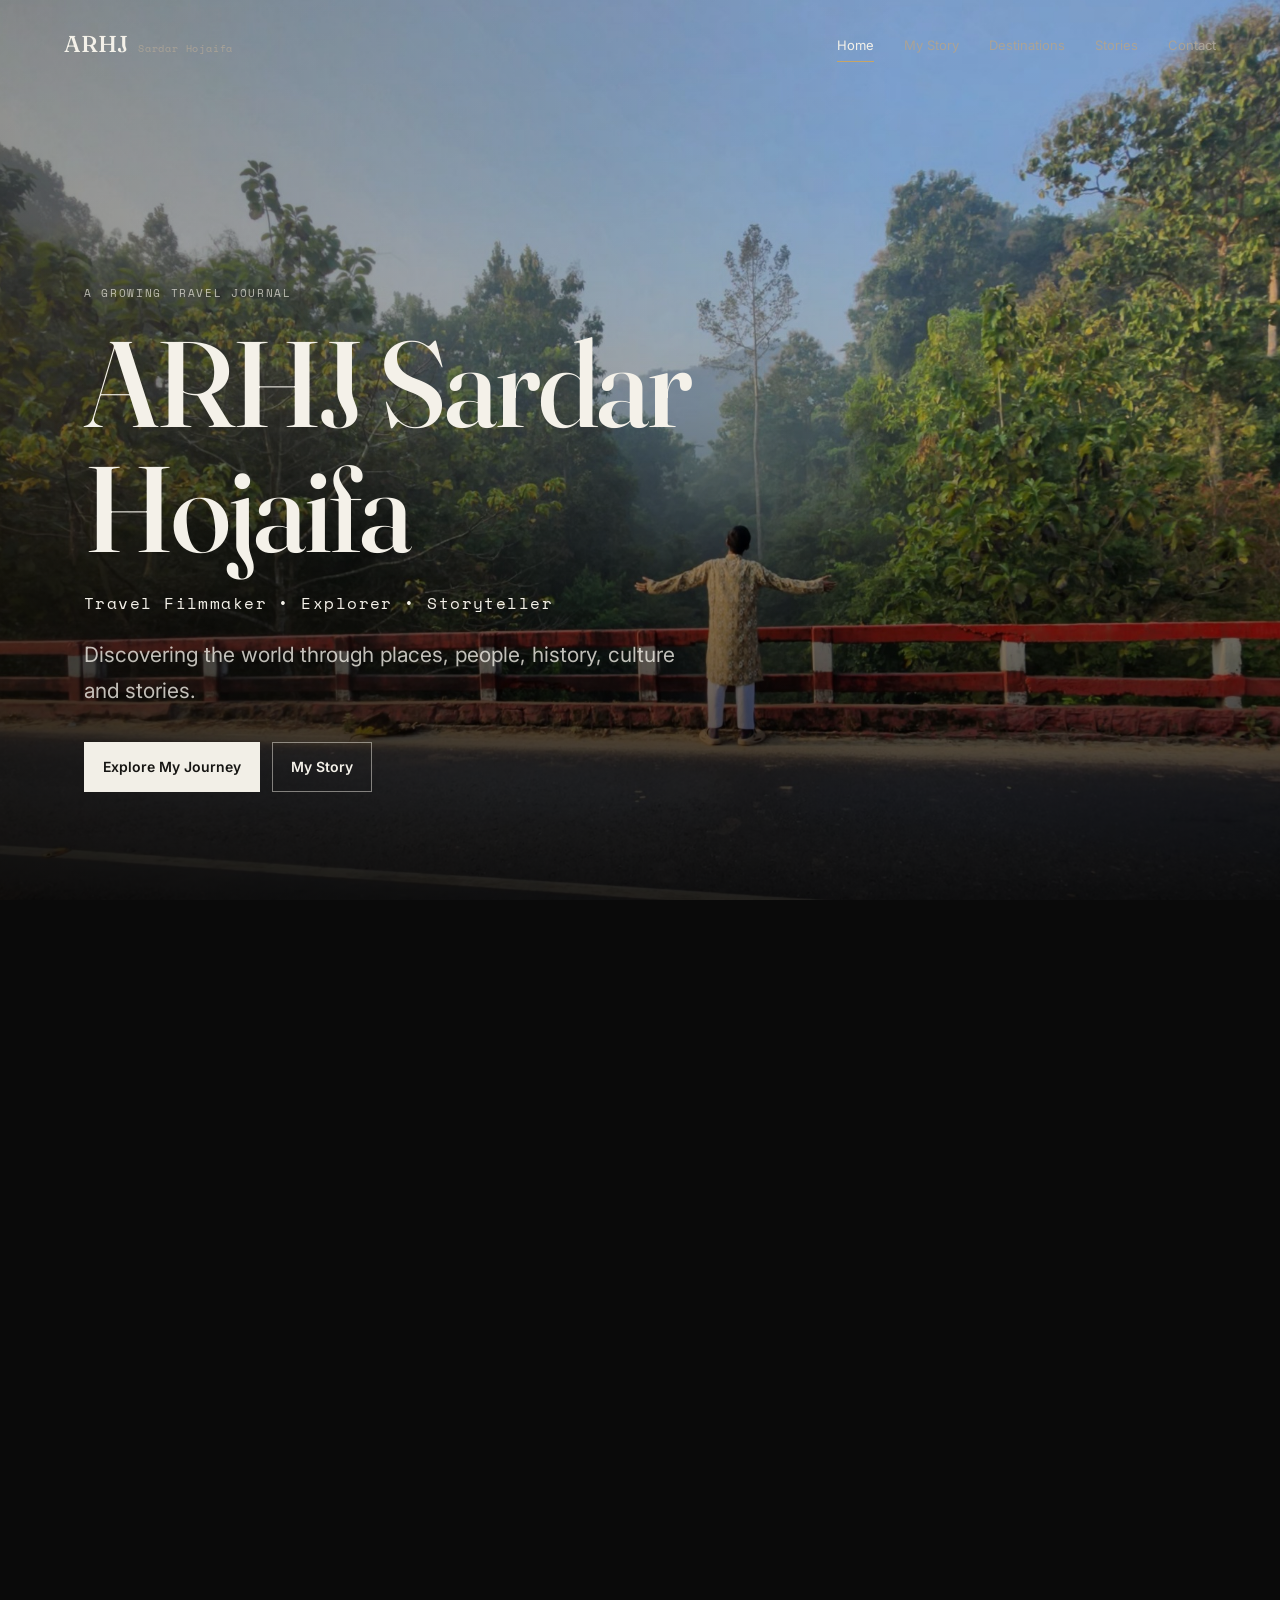
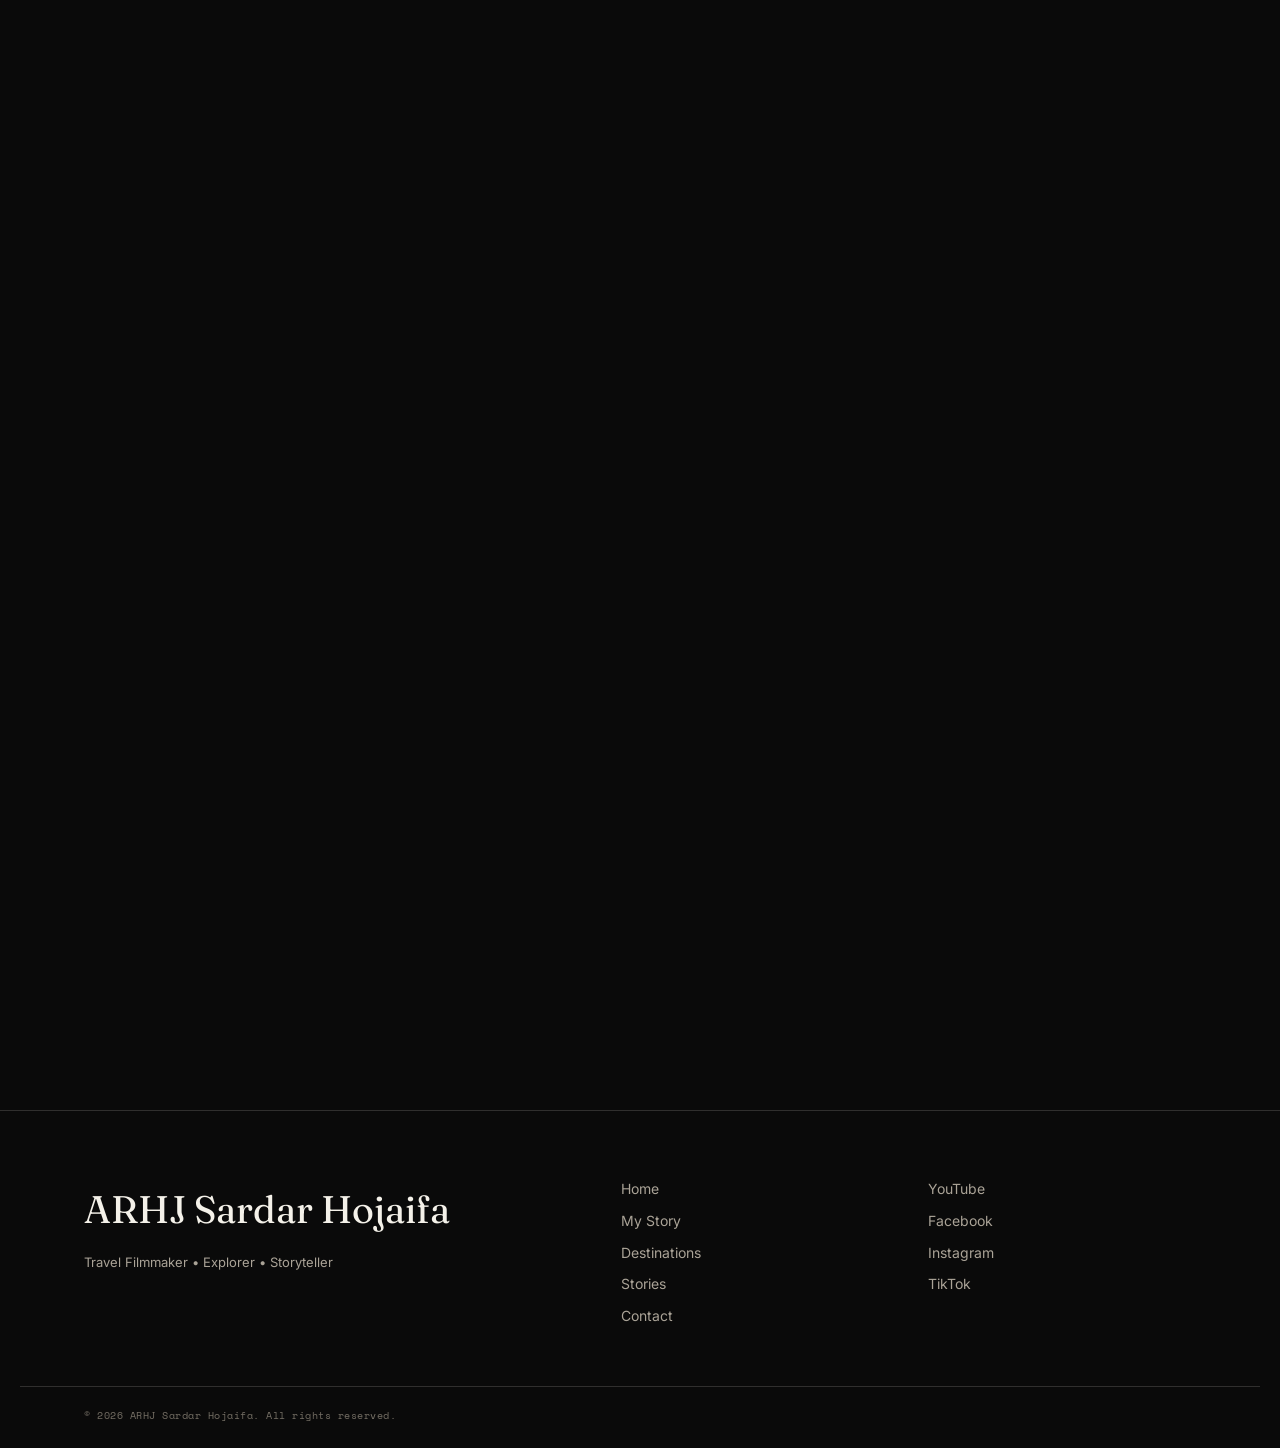
<file: faq.html>
<!doctype html>
<html lang="en"><head><meta charset="utf-8"><meta name="viewport" content="width=device-width,initial-scale=1">
<meta http-equiv="refresh" content="0; url=index.html#faq">
<link rel="canonical" href="https://arhjsardarhojaifa.github.io/portfolio/#faq">
<title>FAQ — ARHJ Sardar Hojaifa</title><meta name="robots" content="noindex,follow">
</head>
<body><p>This page has moved. <a href="index.html#faq">Continue</a>.</p></body></html>
</file>
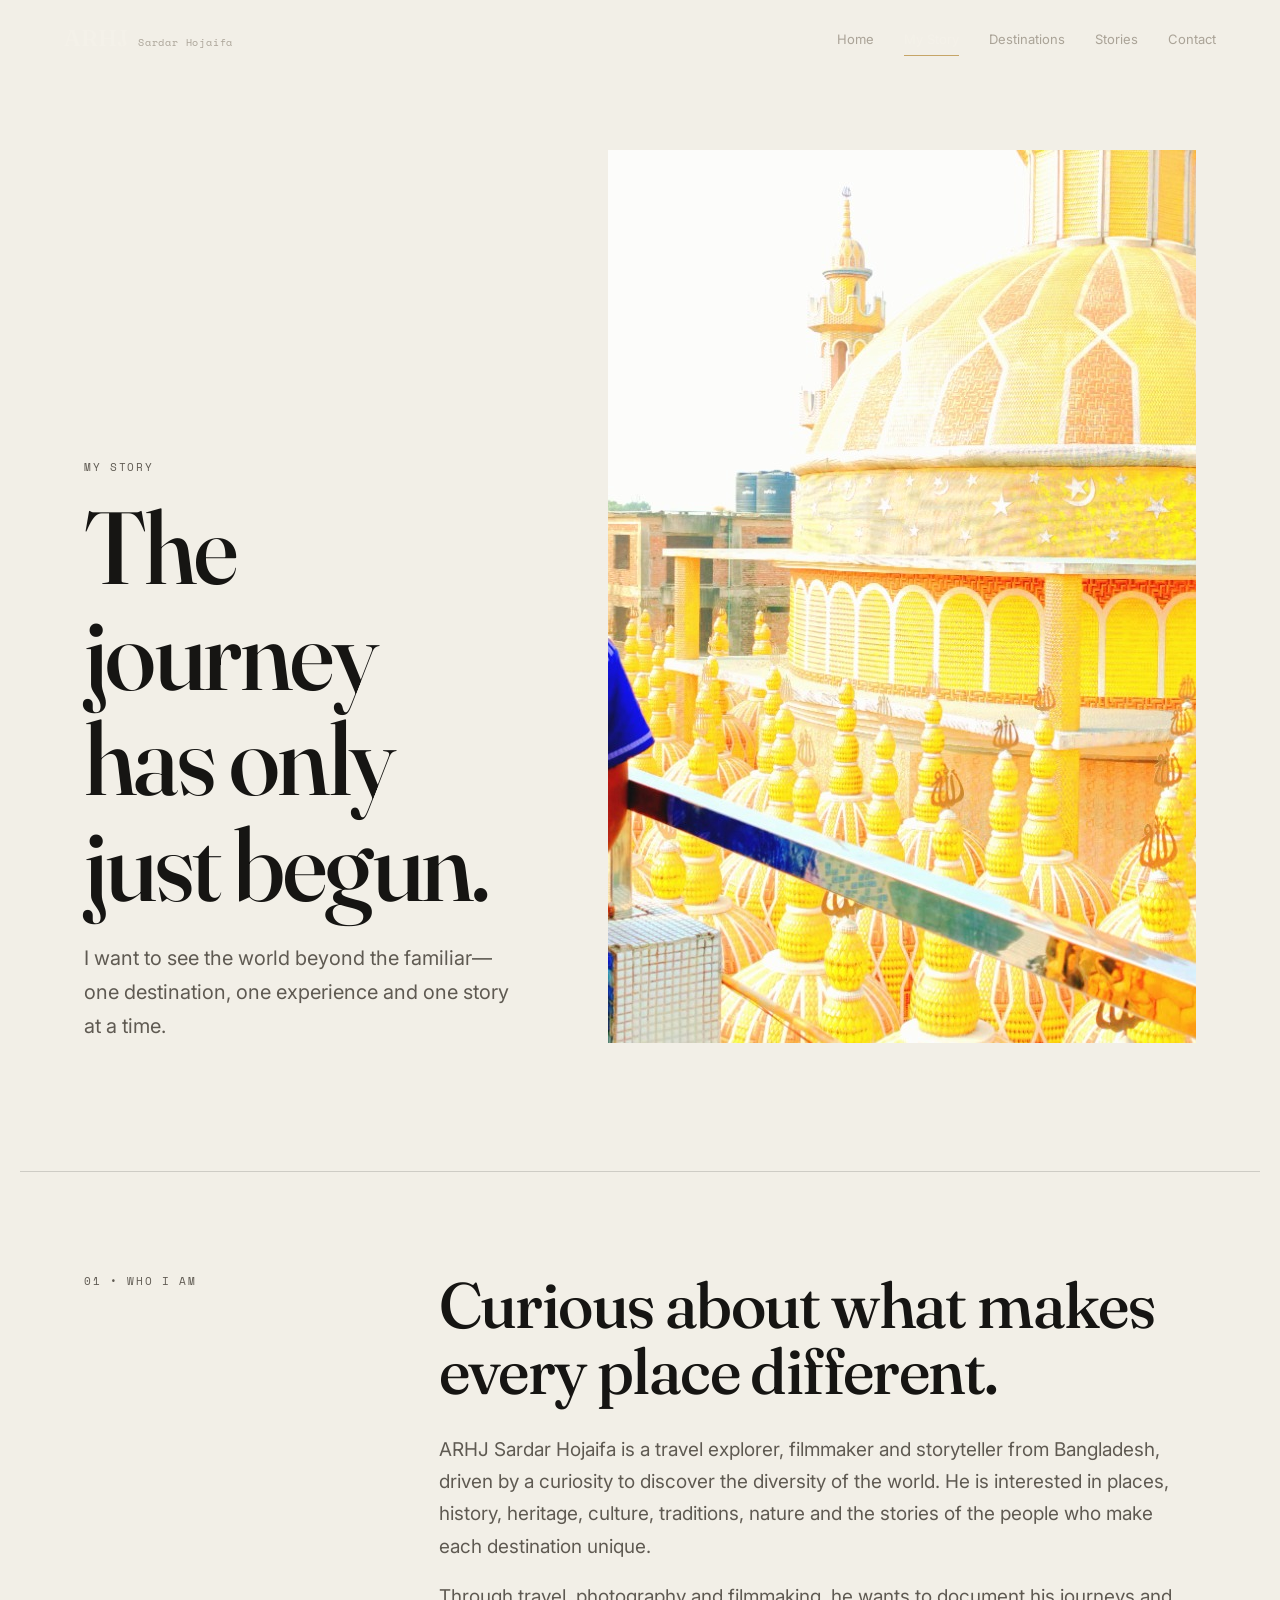
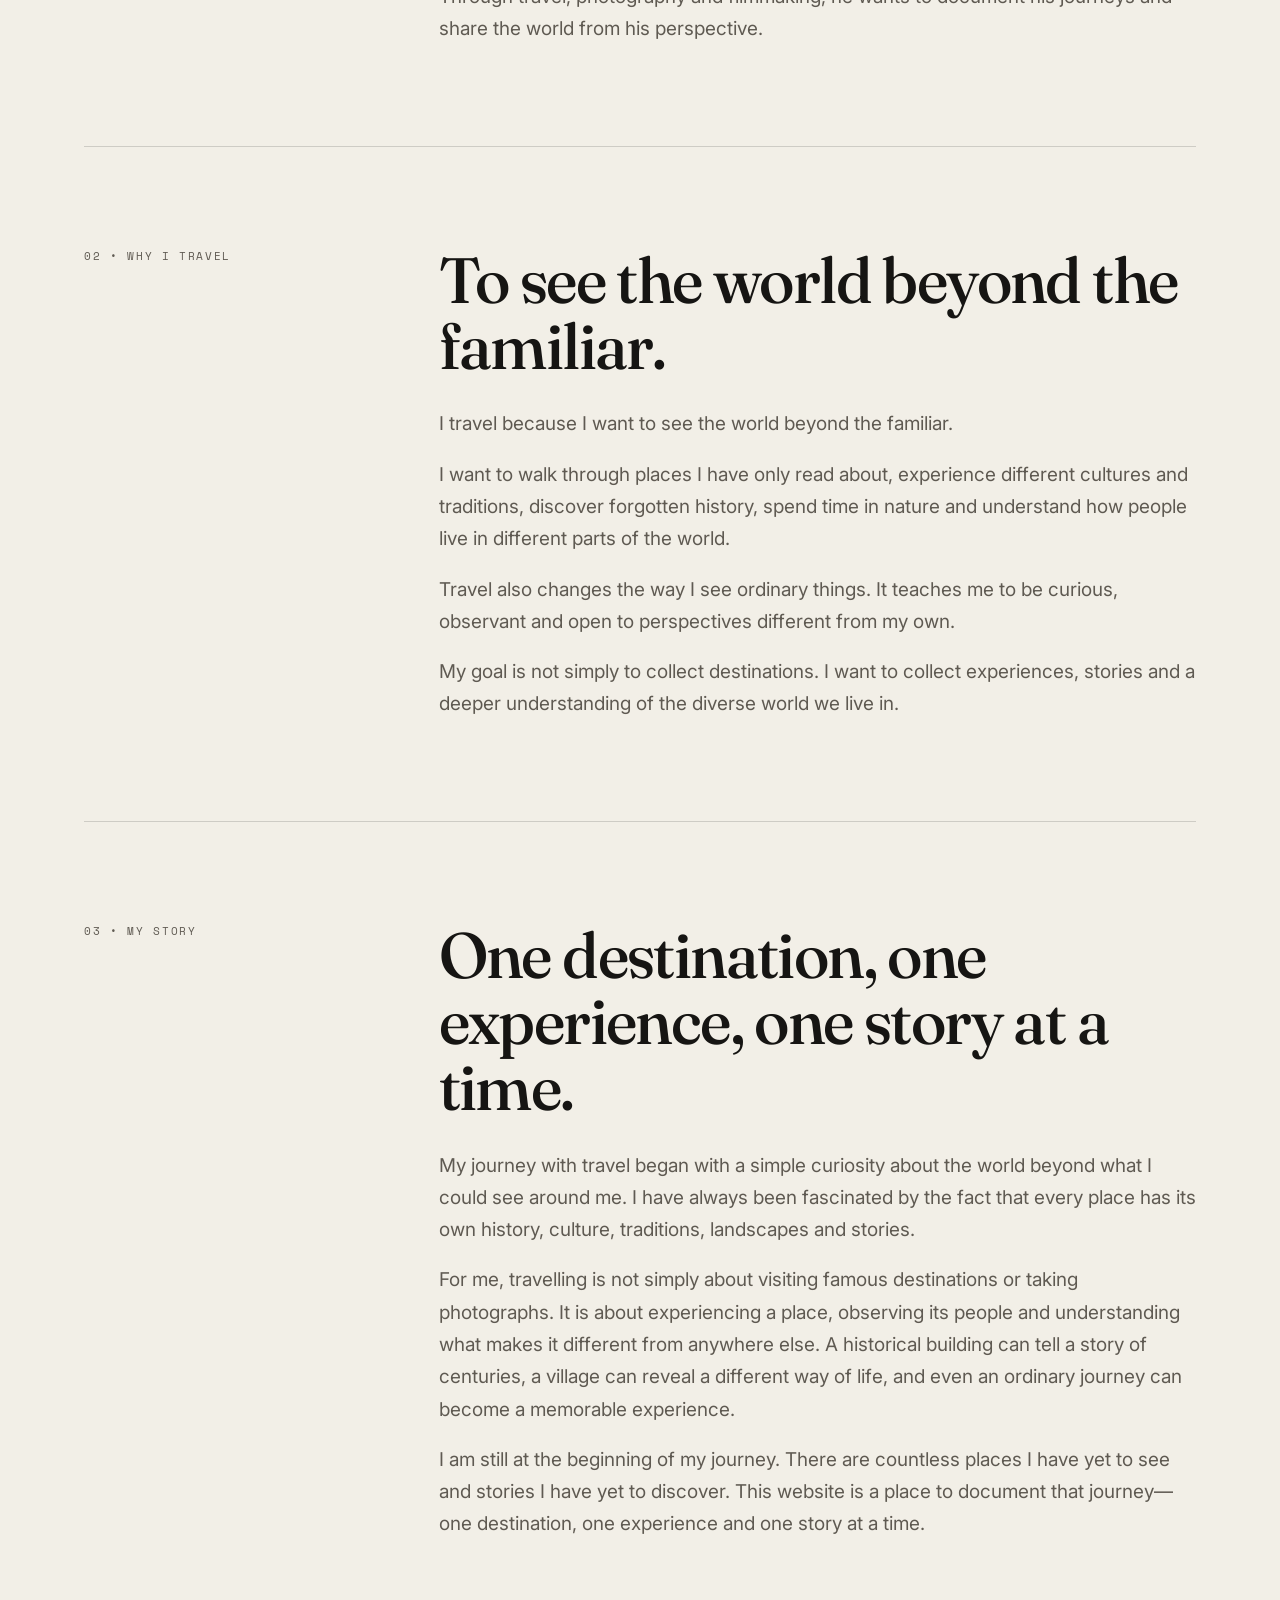
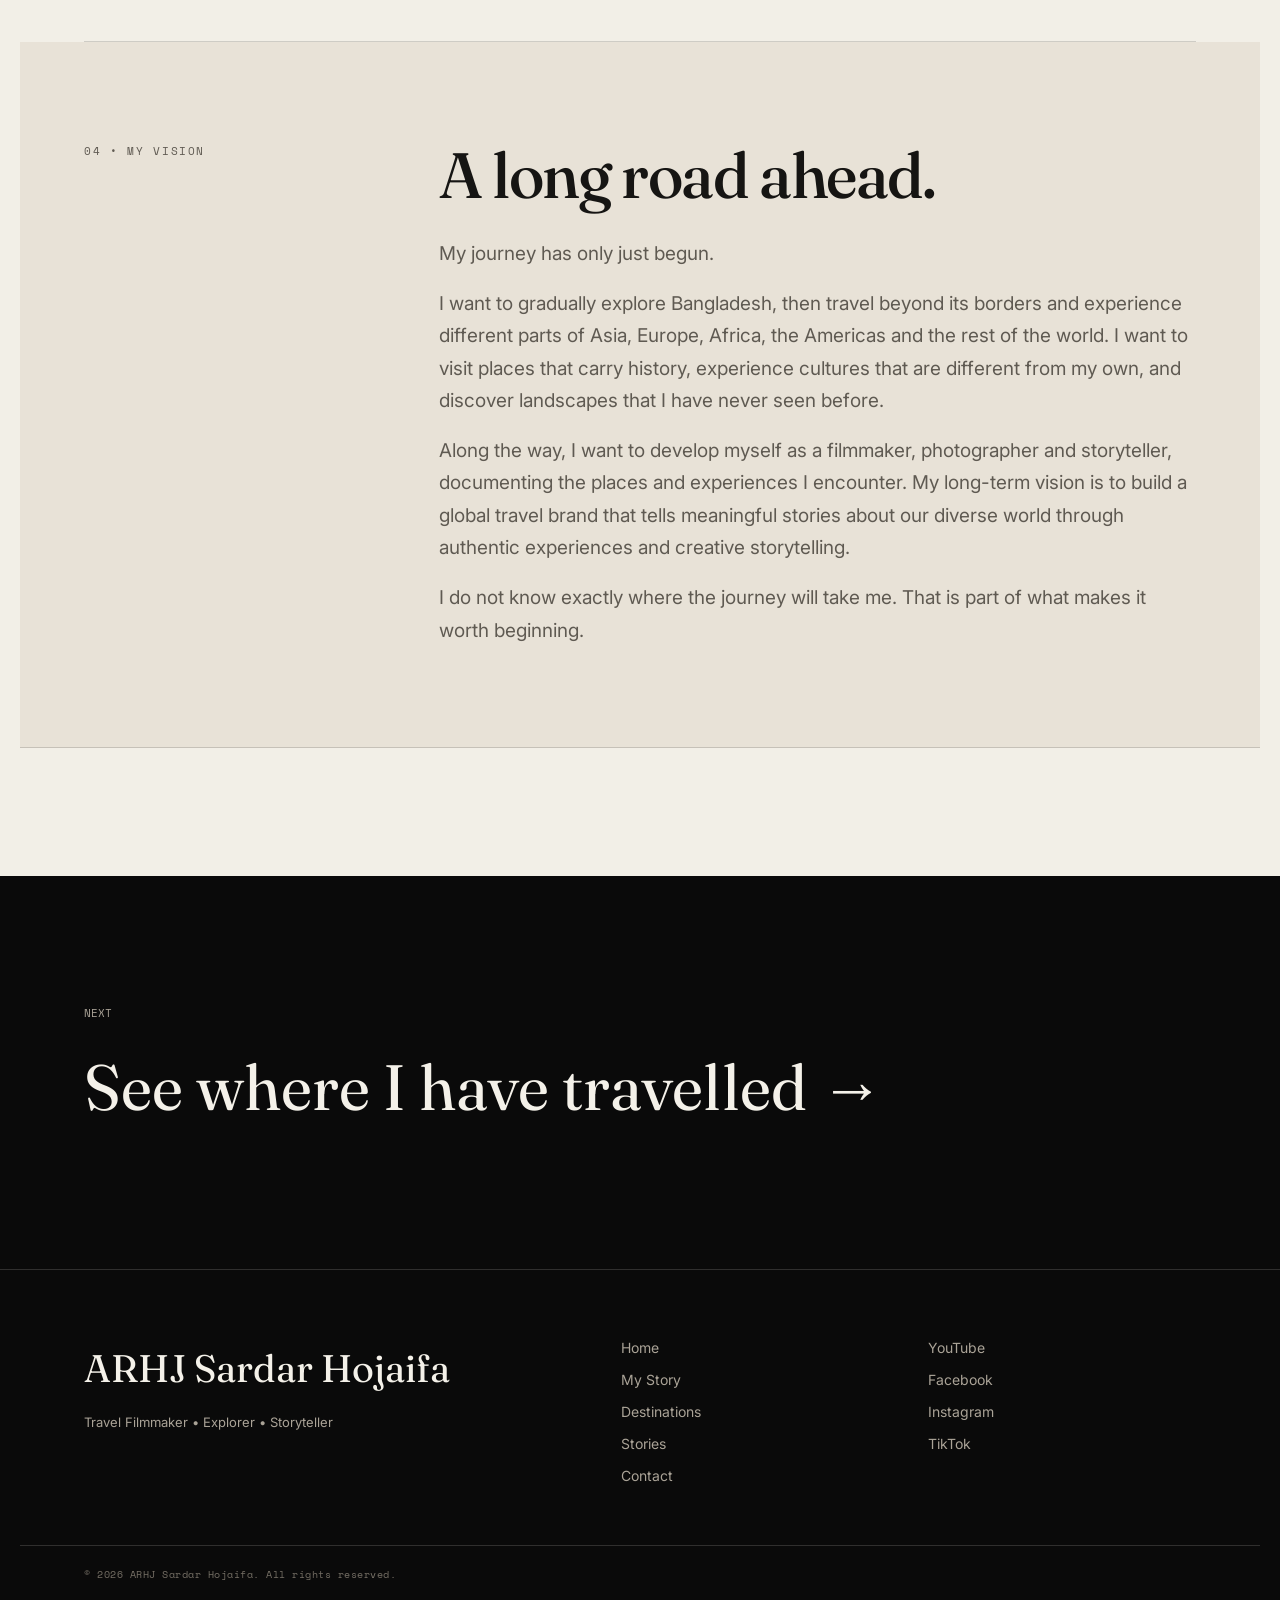
<file: my-story.html>
<!doctype html>
<html lang="en">
<head>
  <meta charset="utf-8">
  <meta name="viewport" content="width=device-width, initial-scale=1">
  <title>My Story — ARHJ Sardar Hojaifa</title>
  <meta name="description" content="Why ARHJ Sardar Hojaifa travels, what he hopes to understand through exploration, and the vision behind his growing travel journey.">
  <link rel="canonical" href="https://arhjsardarhojaifa.github.io/portfolio/my-story.html">
  <meta property="og:type" content="website">
  <meta property="og:title" content="My Story — ARHJ Sardar Hojaifa">
  <meta property="og:description" content="Why ARHJ Sardar Hojaifa travels, what he hopes to understand through exploration, and the vision behind his growing travel journey.">
  <meta property="og:url" content="https://arhjsardarhojaifa.github.io/portfolio/my-story.html">
  <meta property="og:image" content="https://arhjsardarhojaifa.github.io/portfolio/images/profile.jpg">
  <meta name="twitter:card" content="summary_large_image">
  <meta name="twitter:title" content="My Story — ARHJ Sardar Hojaifa">
  <meta name="twitter:description" content="Why ARHJ Sardar Hojaifa travels, what he hopes to understand through exploration, and the vision behind his growing travel journey.">
  <meta name="twitter:image" content="https://arhjsardarhojaifa.github.io/portfolio/images/profile.jpg">
    <meta name="author" content="ARHJ Sardar Hojaifa">
  <meta name="robots" content="index,follow,max-image-preview:large">
  <meta property="og:site_name" content="ARHJ Sardar Hojaifa">
  <link rel="icon" type="image/svg+xml" href="favicon.svg">
  <link rel="preconnect" href="https://fonts.googleapis.com">
  <link rel="preconnect" href="https://fonts.gstatic.com" crossorigin>
  <link href="https://fonts.googleapis.com/css2?family=Fraunces:ital,wght@0,400;0,500;1,400&family=Inter:wght@400;500;600&family=Space+Mono&display=swap" rel="stylesheet">
  <link rel="stylesheet" href="assets/css/style.css">
<script type="application/ld+json">
{
  "@context": "https://schema.org",
  "@graph": [
    {
      "@type": "Person",
      "@id": "https://arhjsardarhojaifa.github.io/portfolio/#person",
      "name": "ARHJ Sardar Hojaifa",
      "url": "https://arhjsardarhojaifa.github.io/portfolio/",
      "image": "https://arhjsardarhojaifa.github.io/portfolio/images/profile.jpg",
      "jobTitle": "Travel Filmmaker • Explorer • Storyteller",
      "description": "A travel explorer, filmmaker and storyteller from Bangladesh documenting places, people, history, culture and stories through a growing journey.",
      "sameAs": [
        "https://youtube.com/@ArhjSardarHojaifa",
        "https://www.facebook.com/ArhjSardarHojaifa2",
        "https://www.facebook.com/ArhjSardarHojaifa",
        "https://www.tiktok.com/@arhjsardarhojaifa",
        "https://www.instagram.com/arhjsardarhojaifa"
      ]
    },
    {
      "@type": "AboutPage",
      "@id": "https://arhjsardarhojaifa.github.io/portfolio/my-story.html#webpage",
      "url": "https://arhjsardarhojaifa.github.io/portfolio/my-story.html",
      "name": "My Story — ARHJ Sardar Hojaifa",
      "description": "Why ARHJ Sardar Hojaifa travels, what he hopes to understand through exploration, and the vision behind his growing travel journey.",
      "isPartOf": {
        "@id": "https://arhjsardarhojaifa.github.io/portfolio/#website"
      },
      "about": {
        "@id": "https://arhjsardarhojaifa.github.io/portfolio/#person"
      },
      "inLanguage": "en",
      "primaryImageOfPage": {
        "@type": "ImageObject",
        "url": "https://arhjsardarhojaifa.github.io/portfolio/images/profile.jpg"
      }
    }
  ]
}
</script>
</head>
<body>
<a class="skip-link" href="#main">Skip to content</a>

<header class="site-header" data-header>
  <a class="brand" href="index.html" aria-label="ARHJ Sardar Hojaifa — Home">
    <span class="brand-name">ARHJ</span>
    <span class="brand-sub">Sardar Hojaifa</span>
  </a>

  <nav class="desktop-nav" aria-label="Primary navigation">
    <a href="index.html">Home</a><a href="my-story.html" aria-current="page">My Story</a><a href="destinations.html">Destinations</a><a href="stories.html">Stories</a><a href="contact.html">Contact</a>
  </nav>

  <button class="menu-toggle" type="button" data-menu-toggle aria-expanded="false" aria-controls="mobile-menu">
    <span class="sr-only">Open menu</span>
    <span></span><span></span>
  </button>
</header>

<div class="mobile-menu" id="mobile-menu" data-mobile-menu hidden>
  <div class="mobile-menu-inner">
    <div class="mobile-menu-top">
      <span class="mobile-menu-label">Navigation</span>
      <button class="menu-close" type="button" data-menu-close aria-label="Close menu">Close</button>
    </div>
    <nav class="mobile-nav" aria-label="Mobile navigation">
      <a href="index.html">Home</a><a href="my-story.html" aria-current="page">My Story</a><a href="destinations.html">Destinations</a><a href="stories.html">Stories</a><a href="contact.html">Contact</a>
    </nav>
    <p class="mobile-menu-foot">Travel Filmmaker • Explorer • Storyteller</p>
  </div>
</div>

<main id="main">
  <section class="page-hero">
    <div class="container page-hero-grid">
      <div>
        <p class="eyebrow">My Story</p>
        <h1>The journey has only just begun.</h1>
        <p class="page-lede">I want to see the world beyond the familiar—one destination, one experience and one story at a time.</p>
      </div>
      <figure class="portrait-frame">
        <img src="images/profile.jpg" alt="ARHJ Sardar Hojaifa during a visit to a heritage site in Bangladesh" width="2048" height="893">
      </figure>
    </div>
  </section>

  <section class="section story-about">
    <div class="container editorial-sections">
      <article class="editorial-block">
        <p class="eyebrow">01 • Who I Am</p>
        <div>
          <h2>Curious about what makes every place different.</h2>
          <p>ARHJ Sardar Hojaifa is a travel explorer, filmmaker and storyteller from Bangladesh, driven by a curiosity to discover the diversity of the world. He is interested in places, history, heritage, culture, traditions, nature and the stories of the people who make each destination unique.</p>
          <p>Through travel, photography and filmmaking, he wants to document his journeys and share the world from his perspective.</p>
        </div>
      </article>

      <article class="editorial-block">
        <p class="eyebrow">02 • Why I Travel</p>
        <div>
          <h2>To see the world beyond the familiar.</h2>
          <p>I travel because I want to see the world beyond the familiar.</p>
          <p>I want to walk through places I have only read about, experience different cultures and traditions, discover forgotten history, spend time in nature and understand how people live in different parts of the world.</p>
          <p>Travel also changes the way I see ordinary things. It teaches me to be curious, observant and open to perspectives different from my own.</p>
          <p>My goal is not simply to collect destinations. I want to collect experiences, stories and a deeper understanding of the diverse world we live in.</p>
        </div>
      </article>

      <article class="editorial-block">
        <p class="eyebrow">03 • My Story</p>
        <div>
          <h2>One destination, one experience, one story at a time.</h2>
          <p>My journey with travel began with a simple curiosity about the world beyond what I could see around me. I have always been fascinated by the fact that every place has its own history, culture, traditions, landscapes and stories.</p>
          <p>For me, travelling is not simply about visiting famous destinations or taking photographs. It is about experiencing a place, observing its people and understanding what makes it different from anywhere else. A historical building can tell a story of centuries, a village can reveal a different way of life, and even an ordinary journey can become a memorable experience.</p>
          <p>I am still at the beginning of my journey. There are countless places I have yet to see and stories I have yet to discover. This website is a place to document that journey—one destination, one experience and one story at a time.</p>
        </div>
      </article>

      <article class="editorial-block vision-block">
        <p class="eyebrow">04 • My Vision</p>
        <div>
          <h2>A long road ahead.</h2>
          <p>My journey has only just begun.</p>
          <p>I want to gradually explore Bangladesh, then travel beyond its borders and experience different parts of Asia, Europe, Africa, the Americas and the rest of the world. I want to visit places that carry history, experience cultures that are different from my own, and discover landscapes that I have never seen before.</p>
          <p>Along the way, I want to develop myself as a filmmaker, photographer and storyteller, documenting the places and experiences I encounter. My long-term vision is to build a global travel brand that tells meaningful stories about our diverse world through authentic experiences and creative storytelling.</p>
          <p>I do not know exactly where the journey will take me. That is part of what makes it worth beginning.</p>
        </div>
      </article>
    </div>
  </section>

  <section class="section next-link-section">
    <div class="container next-link">
      <p>Next</p>
      <a href="destinations.html">See where I have travelled <span aria-hidden="true">→</span></a>
    </div>
  </section>
</main>

<footer class="site-footer">
  <div class="container footer-grid">
    <div>
      <a class="footer-name" href="index.html">ARHJ Sardar Hojaifa</a>
      <p class="footer-title">Travel Filmmaker • Explorer • Storyteller</p>
    </div>
    <nav class="footer-links" aria-label="Footer navigation">
      <a href="index.html">Home</a>
      <a href="my-story.html">My Story</a>
      <a href="destinations.html">Destinations</a>
      <a href="stories.html">Stories</a>
      <a href="contact.html">Contact</a>
    </nav>
    <div class="footer-social">
      <a href="#" data-social="youtube">YouTube</a>
      <a href="#" data-social="facebookPage">Facebook</a>
      <a href="#" data-social="instagram">Instagram</a>
      <a href="#" data-social="tiktok">TikTok</a>
    </div>
  </div>
  <div class="container footer-bottom">
    <p>© <span data-year>2026</span> ARHJ Sardar Hojaifa. All rights reserved.</p>
  </div>
</footer>

<script src="assets/js/config.js"></script>
<script src="assets/js/main.js"></script>
</body>
</html>
</file>
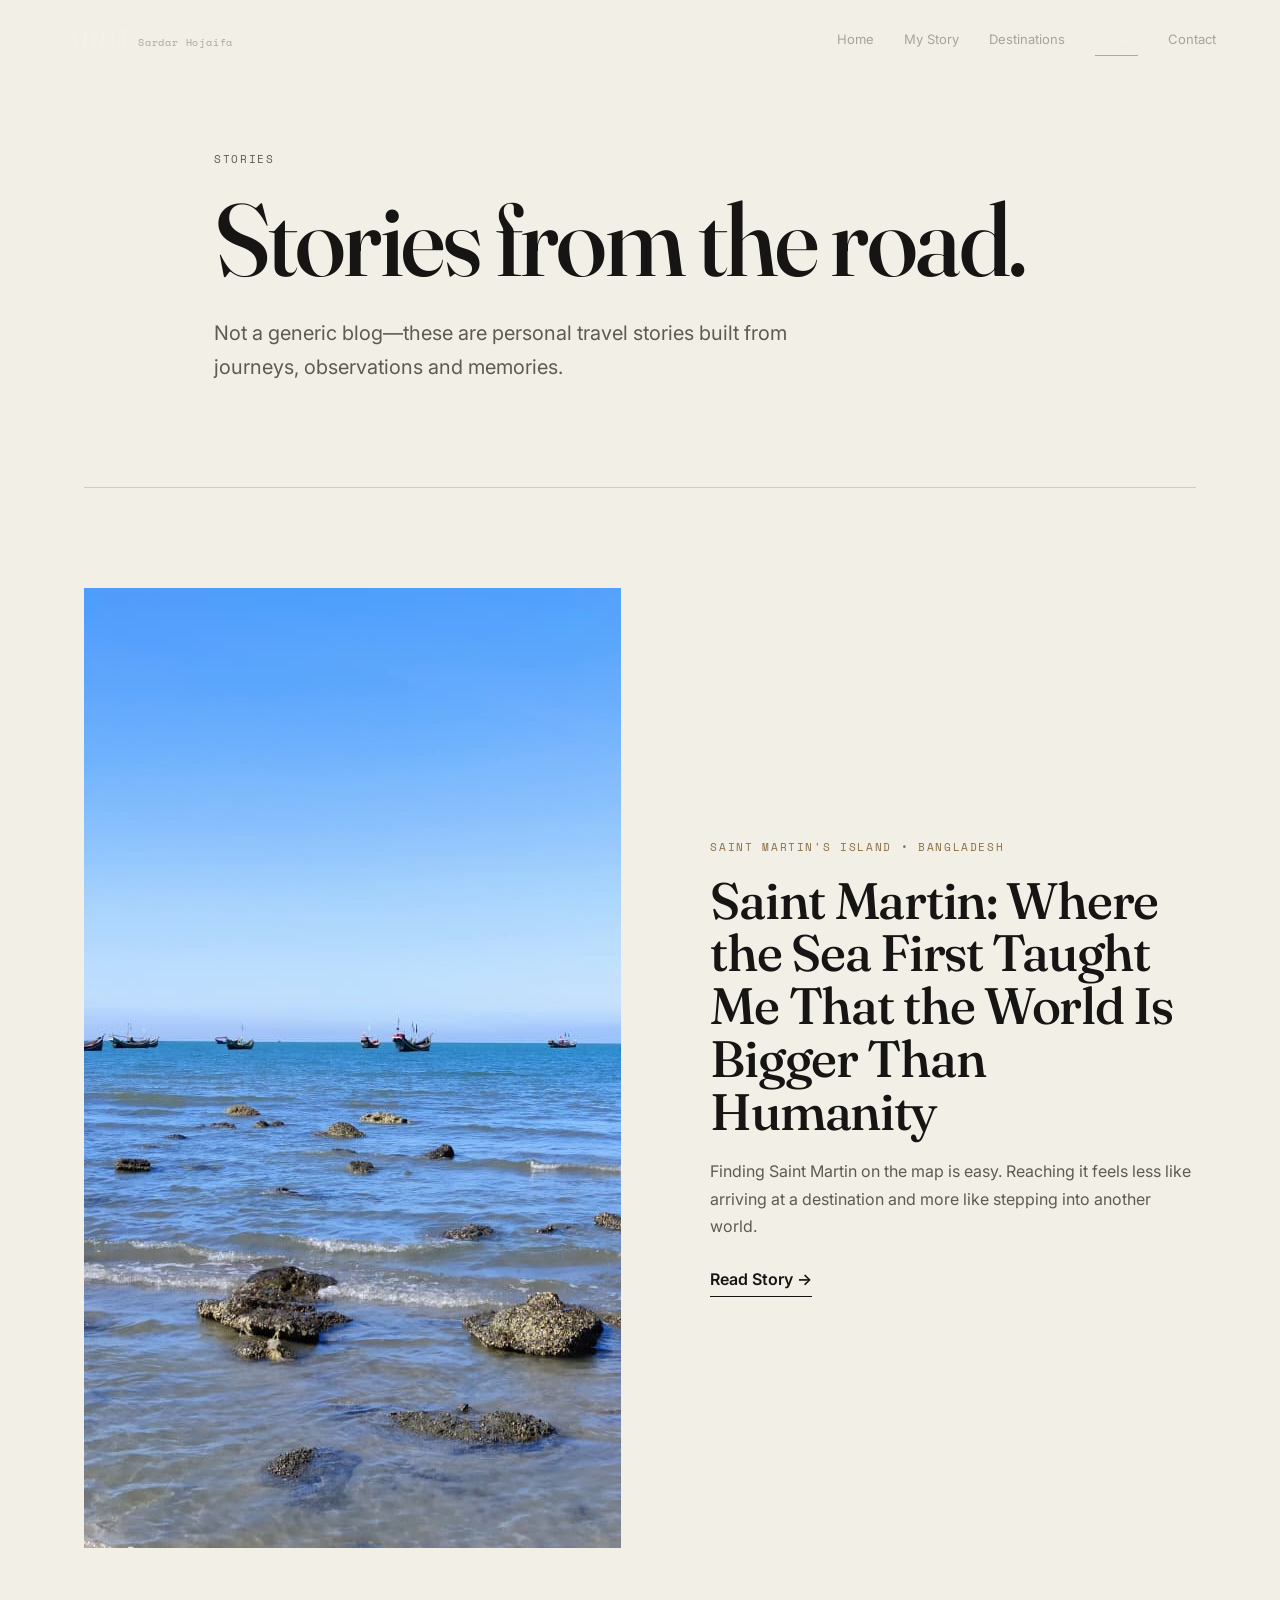
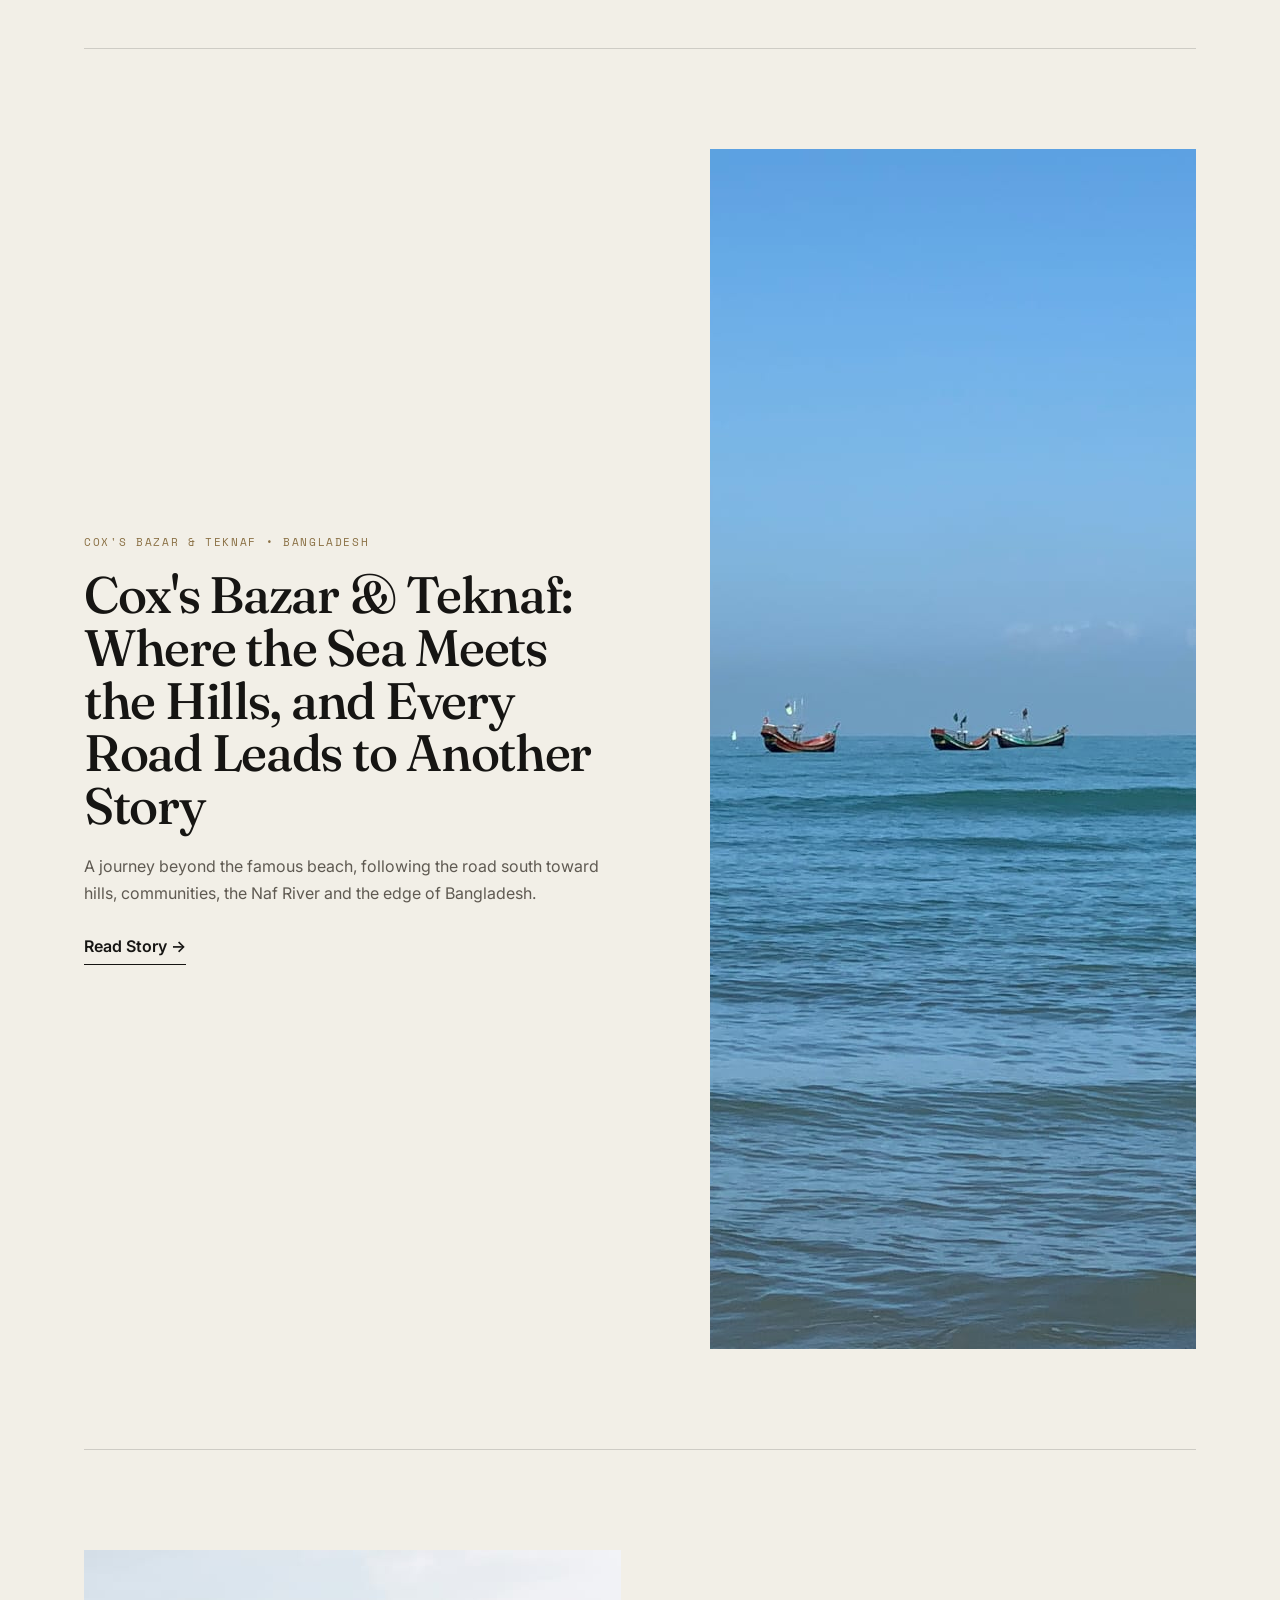
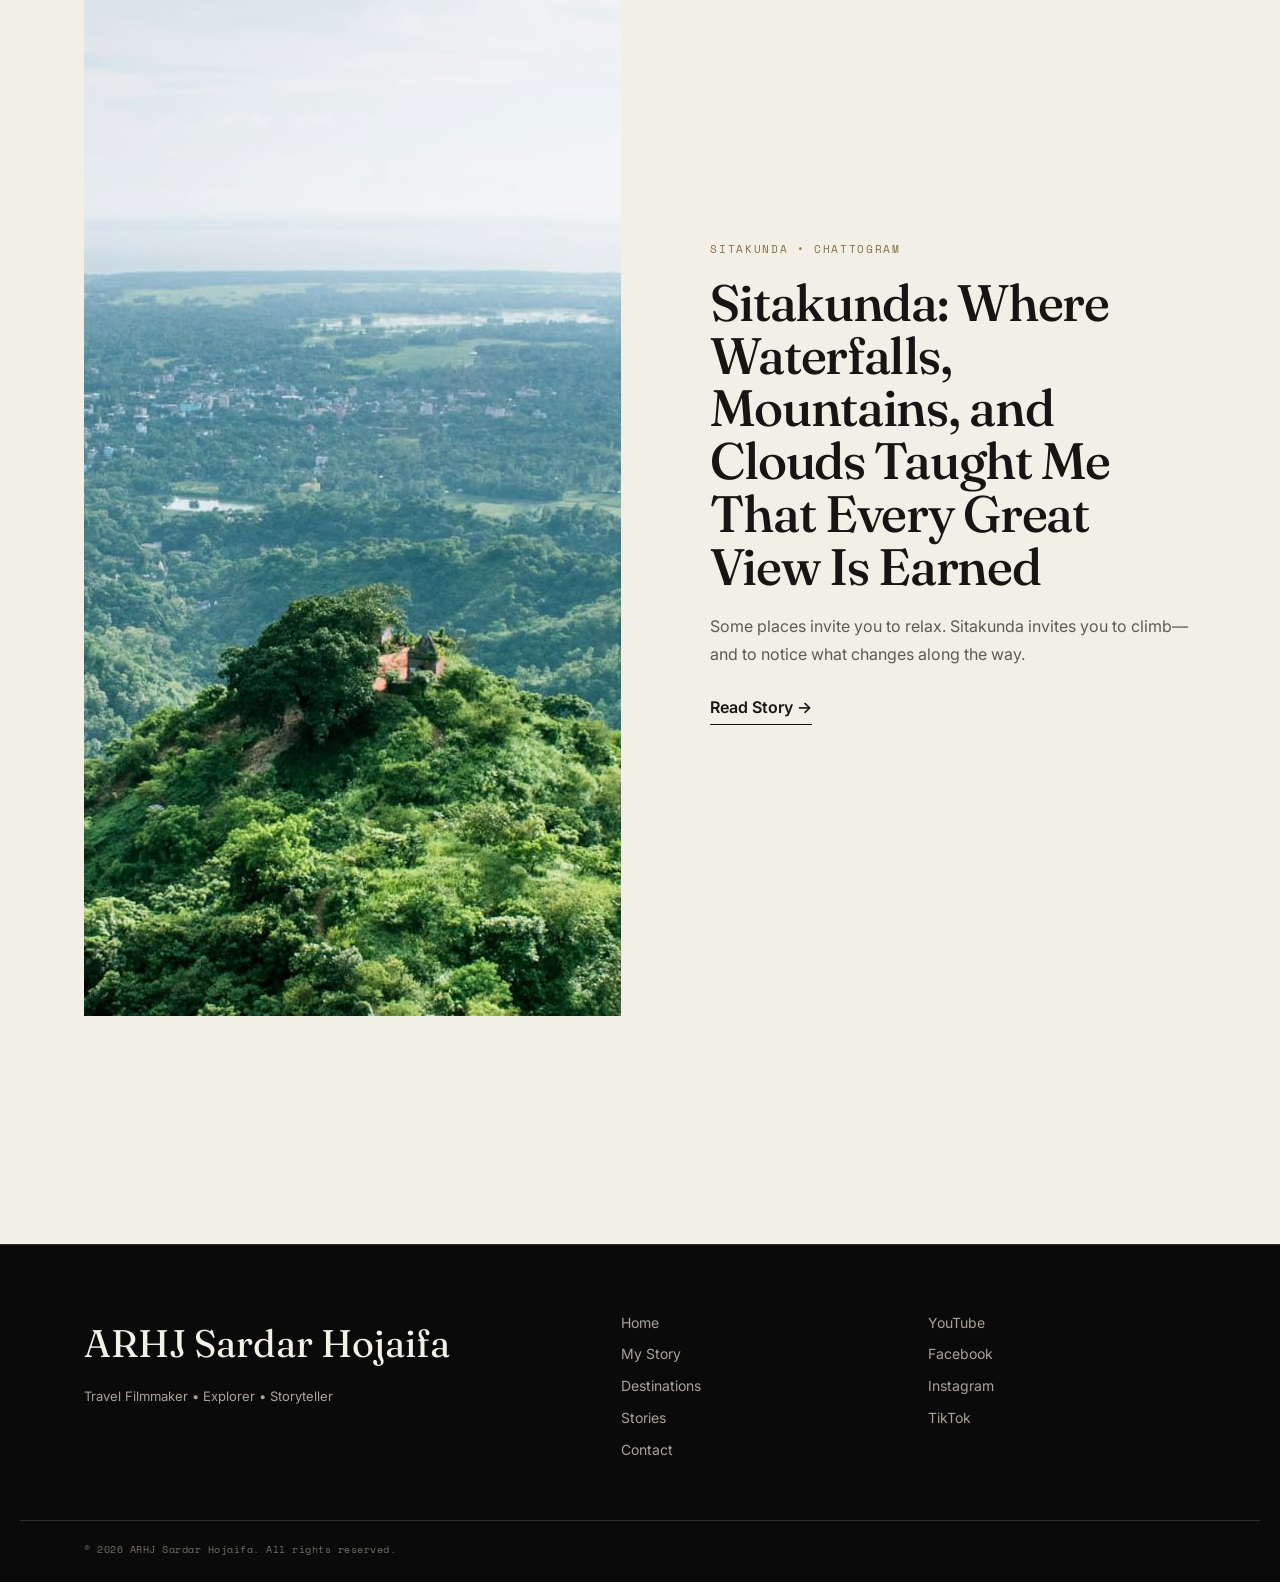
<file: stories.html>
<!doctype html>
<html lang="en">
<head>
  <meta charset="utf-8">
  <meta name="viewport" content="width=device-width, initial-scale=1">
  <title>Stories — ARHJ Sardar Hojaifa</title>
  <meta name="description" content="Personal travel stories by ARHJ Sardar Hojaifa from Saint Martin&#x27;s Island, Cox&#x27;s Bazar &amp; Teknaf, and Sitakunda.">
  <link rel="canonical" href="https://arhjsardarhojaifa.github.io/portfolio/stories.html">
  <meta property="og:type" content="website">
  <meta property="og:title" content="Stories — ARHJ Sardar Hojaifa">
  <meta property="og:description" content="Personal travel stories by ARHJ Sardar Hojaifa from Saint Martin&#x27;s Island, Cox&#x27;s Bazar &amp; Teknaf, and Sitakunda.">
  <meta property="og:url" content="https://arhjsardarhojaifa.github.io/portfolio/stories.html">
  <meta property="og:image" content="https://arhjsardarhojaifa.github.io/portfolio/images/saint-martin-cover.jpg">
  <meta name="twitter:card" content="summary_large_image">
  <meta name="twitter:title" content="Stories — ARHJ Sardar Hojaifa">
  <meta name="twitter:description" content="Personal travel stories by ARHJ Sardar Hojaifa from Saint Martin&#x27;s Island, Cox&#x27;s Bazar &amp; Teknaf, and Sitakunda.">
  <meta name="twitter:image" content="https://arhjsardarhojaifa.github.io/portfolio/images/saint-martin-cover.jpg">
    <meta name="author" content="ARHJ Sardar Hojaifa">
  <meta name="robots" content="index,follow,max-image-preview:large">
  <meta property="og:site_name" content="ARHJ Sardar Hojaifa">
  <link rel="icon" type="image/svg+xml" href="favicon.svg">
  <link rel="preconnect" href="https://fonts.googleapis.com">
  <link rel="preconnect" href="https://fonts.gstatic.com" crossorigin>
  <link href="https://fonts.googleapis.com/css2?family=Fraunces:ital,wght@0,400;0,500;1,400&family=Inter:wght@400;500;600&family=Space+Mono&display=swap" rel="stylesheet">
  <link rel="stylesheet" href="assets/css/style.css">
<script type="application/ld+json">
{
  "@context": "https://schema.org",
  "@graph": [
    {
      "@type": "Person",
      "@id": "https://arhjsardarhojaifa.github.io/portfolio/#person",
      "name": "ARHJ Sardar Hojaifa",
      "url": "https://arhjsardarhojaifa.github.io/portfolio/",
      "image": "https://arhjsardarhojaifa.github.io/portfolio/images/profile.jpg",
      "jobTitle": "Travel Filmmaker • Explorer • Storyteller",
      "description": "A travel explorer, filmmaker and storyteller from Bangladesh documenting places, people, history, culture and stories through a growing journey.",
      "sameAs": [
        "https://youtube.com/@ArhjSardarHojaifa",
        "https://www.facebook.com/ArhjSardarHojaifa2",
        "https://www.facebook.com/ArhjSardarHojaifa",
        "https://www.tiktok.com/@arhjsardarhojaifa",
        "https://www.instagram.com/arhjsardarhojaifa"
      ]
    },
    {
      "@type": "CollectionPage",
      "@id": "https://arhjsardarhojaifa.github.io/portfolio/stories.html#webpage",
      "url": "https://arhjsardarhojaifa.github.io/portfolio/stories.html",
      "name": "Stories — ARHJ Sardar Hojaifa",
      "description": "Personal travel stories by ARHJ Sardar Hojaifa from Saint Martin&#x27;s Island, Cox&#x27;s Bazar &amp; Teknaf, and Sitakunda.",
      "isPartOf": {
        "@id": "https://arhjsardarhojaifa.github.io/portfolio/#website"
      },
      "about": {
        "@id": "https://arhjsardarhojaifa.github.io/portfolio/#person"
      },
      "inLanguage": "en",
      "primaryImageOfPage": {
        "@type": "ImageObject",
        "url": "https://arhjsardarhojaifa.github.io/portfolio/images/saint-martin-cover.jpg"
      }
    }
  ]
}
</script>
</head>
<body>
<a class="skip-link" href="#main">Skip to content</a>

<header class="site-header" data-header>
  <a class="brand" href="index.html" aria-label="ARHJ Sardar Hojaifa — Home">
    <span class="brand-name">ARHJ</span>
    <span class="brand-sub">Sardar Hojaifa</span>
  </a>

  <nav class="desktop-nav" aria-label="Primary navigation">
    <a href="index.html">Home</a><a href="my-story.html">My Story</a><a href="destinations.html">Destinations</a><a href="stories.html" aria-current="page">Stories</a><a href="contact.html">Contact</a>
  </nav>

  <button class="menu-toggle" type="button" data-menu-toggle aria-expanded="false" aria-controls="mobile-menu">
    <span class="sr-only">Open menu</span>
    <span></span><span></span>
  </button>
</header>

<div class="mobile-menu" id="mobile-menu" data-mobile-menu hidden>
  <div class="mobile-menu-inner">
    <div class="mobile-menu-top">
      <span class="mobile-menu-label">Navigation</span>
      <button class="menu-close" type="button" data-menu-close aria-label="Close menu">Close</button>
    </div>
    <nav class="mobile-nav" aria-label="Mobile navigation">
      <a href="index.html">Home</a><a href="my-story.html">My Story</a><a href="destinations.html">Destinations</a><a href="stories.html" aria-current="page">Stories</a><a href="contact.html">Contact</a>
    </nav>
    <p class="mobile-menu-foot">Travel Filmmaker • Explorer • Storyteller</p>
  </div>
</div>

<main id="main">
  <section class="page-title-section">
    <div class="container narrow-title">
      <p class="eyebrow">Stories</p>
      <h1>Stories from the road.</h1>
      <p>Not a generic blog—these are personal travel stories built from journeys, observations and memories.</p>
    </div>
  </section>

  <section class="section stories-index">
    <div class="container">
      <article class="story-index-item">
        <a class="story-index-image" href="story-saint-martin.html">
          <img src="images/saint-martin-cover.jpg" alt="Fishing boats near Saint Martin's Island" width="1280" height="960">
        </a>
        <div>
          <p class="destination-label">Saint Martin's Island • Bangladesh</p>
          <h2><a href="story-saint-martin.html">Saint Martin: Where the Sea First Taught Me That the World Is Bigger Than Humanity</a></h2>
          <p>Finding Saint Martin on the map is easy. Reaching it feels less like arriving at a destination and more like stepping into another world.</p>
          <a class="text-link" href="story-saint-martin.html">Read Story →</a>
        </div>
      </article>

      <article class="story-index-item reverse">
        <a class="story-index-image" href="story-coxs-bazar.html">
          <img src="images/coxs-bazar-teknaf-cover.jpg" alt="Fishing boats across the sea at Cox's Bazar" width="1600" height="1200" loading="lazy">
        </a>
        <div>
          <p class="destination-label">Cox's Bazar & Teknaf • Bangladesh</p>
          <h2><a href="story-coxs-bazar.html">Cox's Bazar & Teknaf: Where the Sea Meets the Hills, and Every Road Leads to Another Story</a></h2>
          <p>A journey beyond the famous beach, following the road south toward hills, communities, the Naf River and the edge of Bangladesh.</p>
          <a class="text-link" href="story-coxs-bazar.html">Read Story →</a>
        </div>
      </article>

      <article class="story-index-item">
        <a class="story-index-image" href="story-sitakunda.html">
          <img src="images/sitakunda-cover.jpg" alt="Green hills and landscape in Sitakunda" width="1599" height="1066" loading="lazy">
        </a>
        <div>
          <p class="destination-label">Sitakunda • Chattogram</p>
          <h2><a href="story-sitakunda.html">Sitakunda: Where Waterfalls, Mountains, and Clouds Taught Me That Every Great View Is Earned</a></h2>
          <p>Some places invite you to relax. Sitakunda invites you to climb—and to notice what changes along the way.</p>
          <a class="text-link" href="story-sitakunda.html">Read Story →</a>
        </div>
      </article>
    </div>
  </section>
</main>

<footer class="site-footer">
  <div class="container footer-grid">
    <div>
      <a class="footer-name" href="index.html">ARHJ Sardar Hojaifa</a>
      <p class="footer-title">Travel Filmmaker • Explorer • Storyteller</p>
    </div>
    <nav class="footer-links" aria-label="Footer navigation">
      <a href="index.html">Home</a>
      <a href="my-story.html">My Story</a>
      <a href="destinations.html">Destinations</a>
      <a href="stories.html">Stories</a>
      <a href="contact.html">Contact</a>
    </nav>
    <div class="footer-social">
      <a href="#" data-social="youtube">YouTube</a>
      <a href="#" data-social="facebookPage">Facebook</a>
      <a href="#" data-social="instagram">Instagram</a>
      <a href="#" data-social="tiktok">TikTok</a>
    </div>
  </div>
  <div class="container footer-bottom">
    <p>© <span data-year>2026</span> ARHJ Sardar Hojaifa. All rights reserved.</p>
  </div>
</footer>

<script src="assets/js/config.js"></script>
<script src="assets/js/main.js"></script>
</body>
</html>
</file>
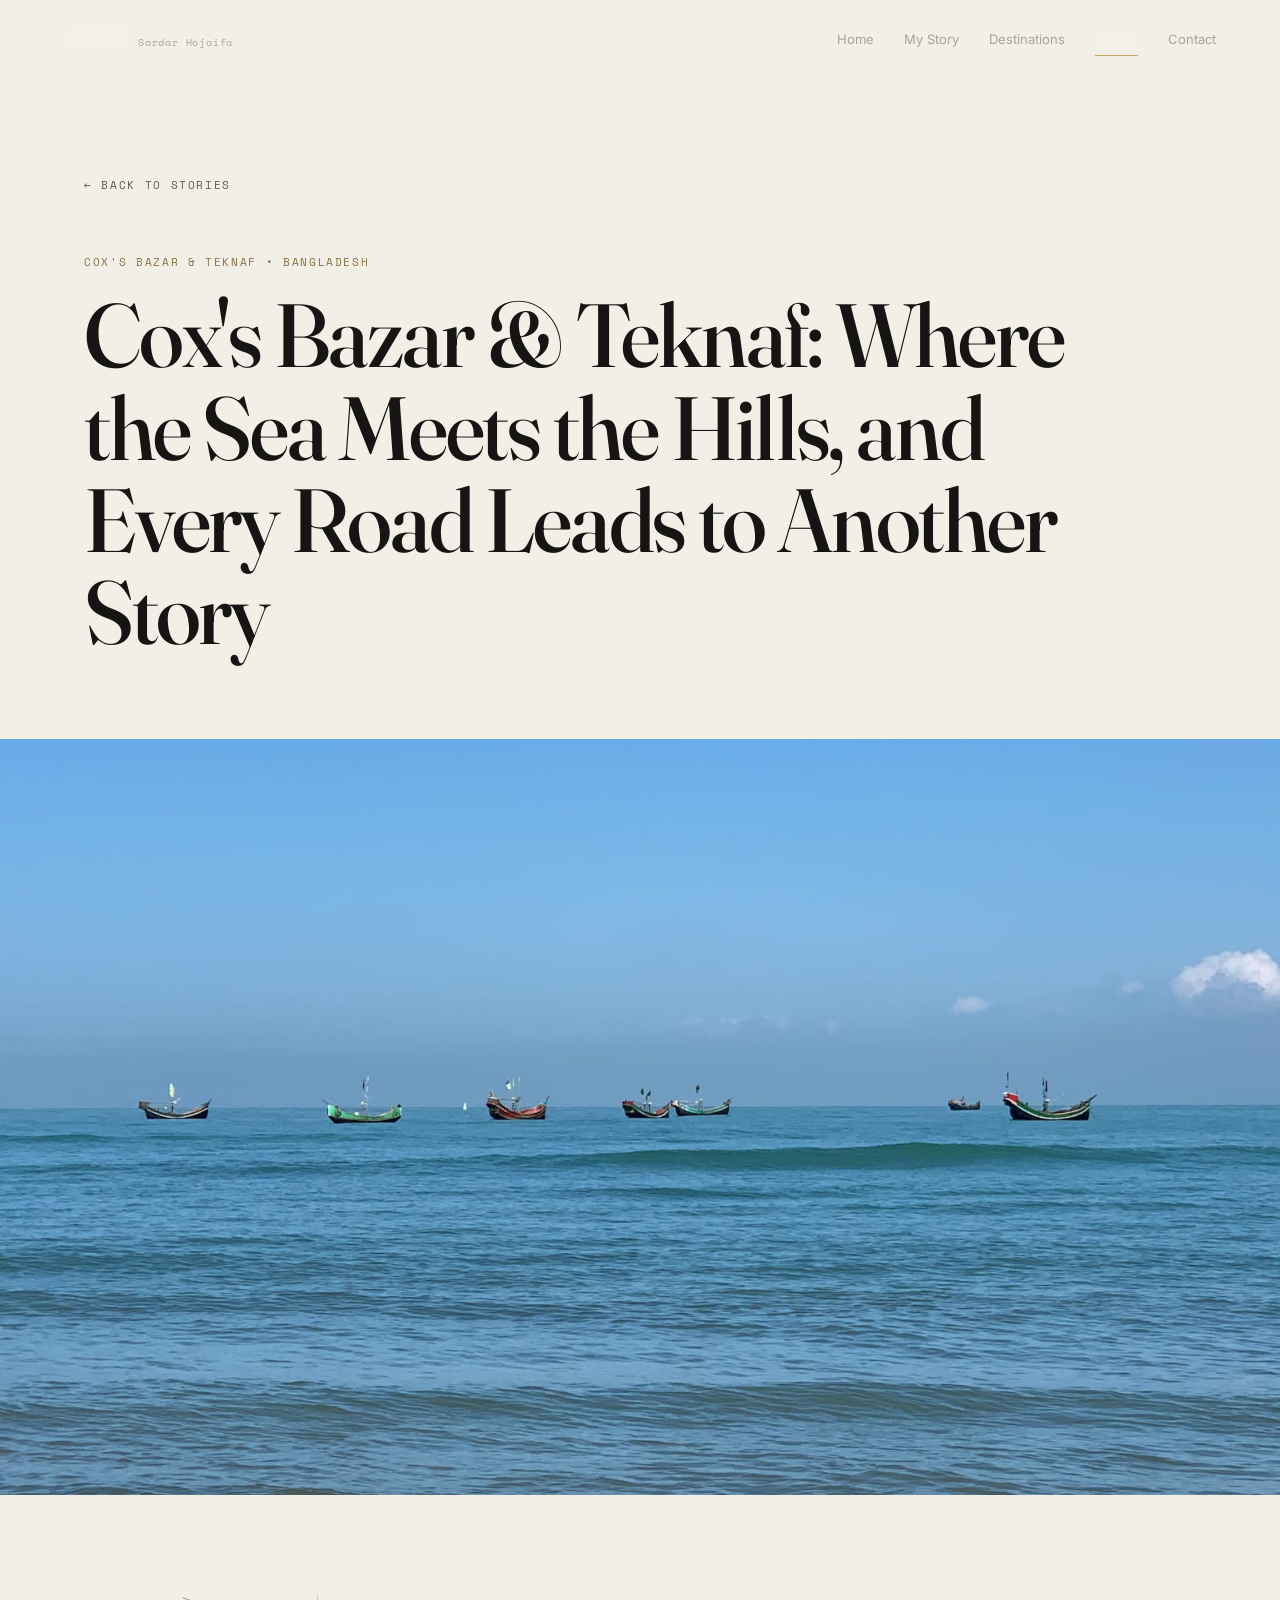
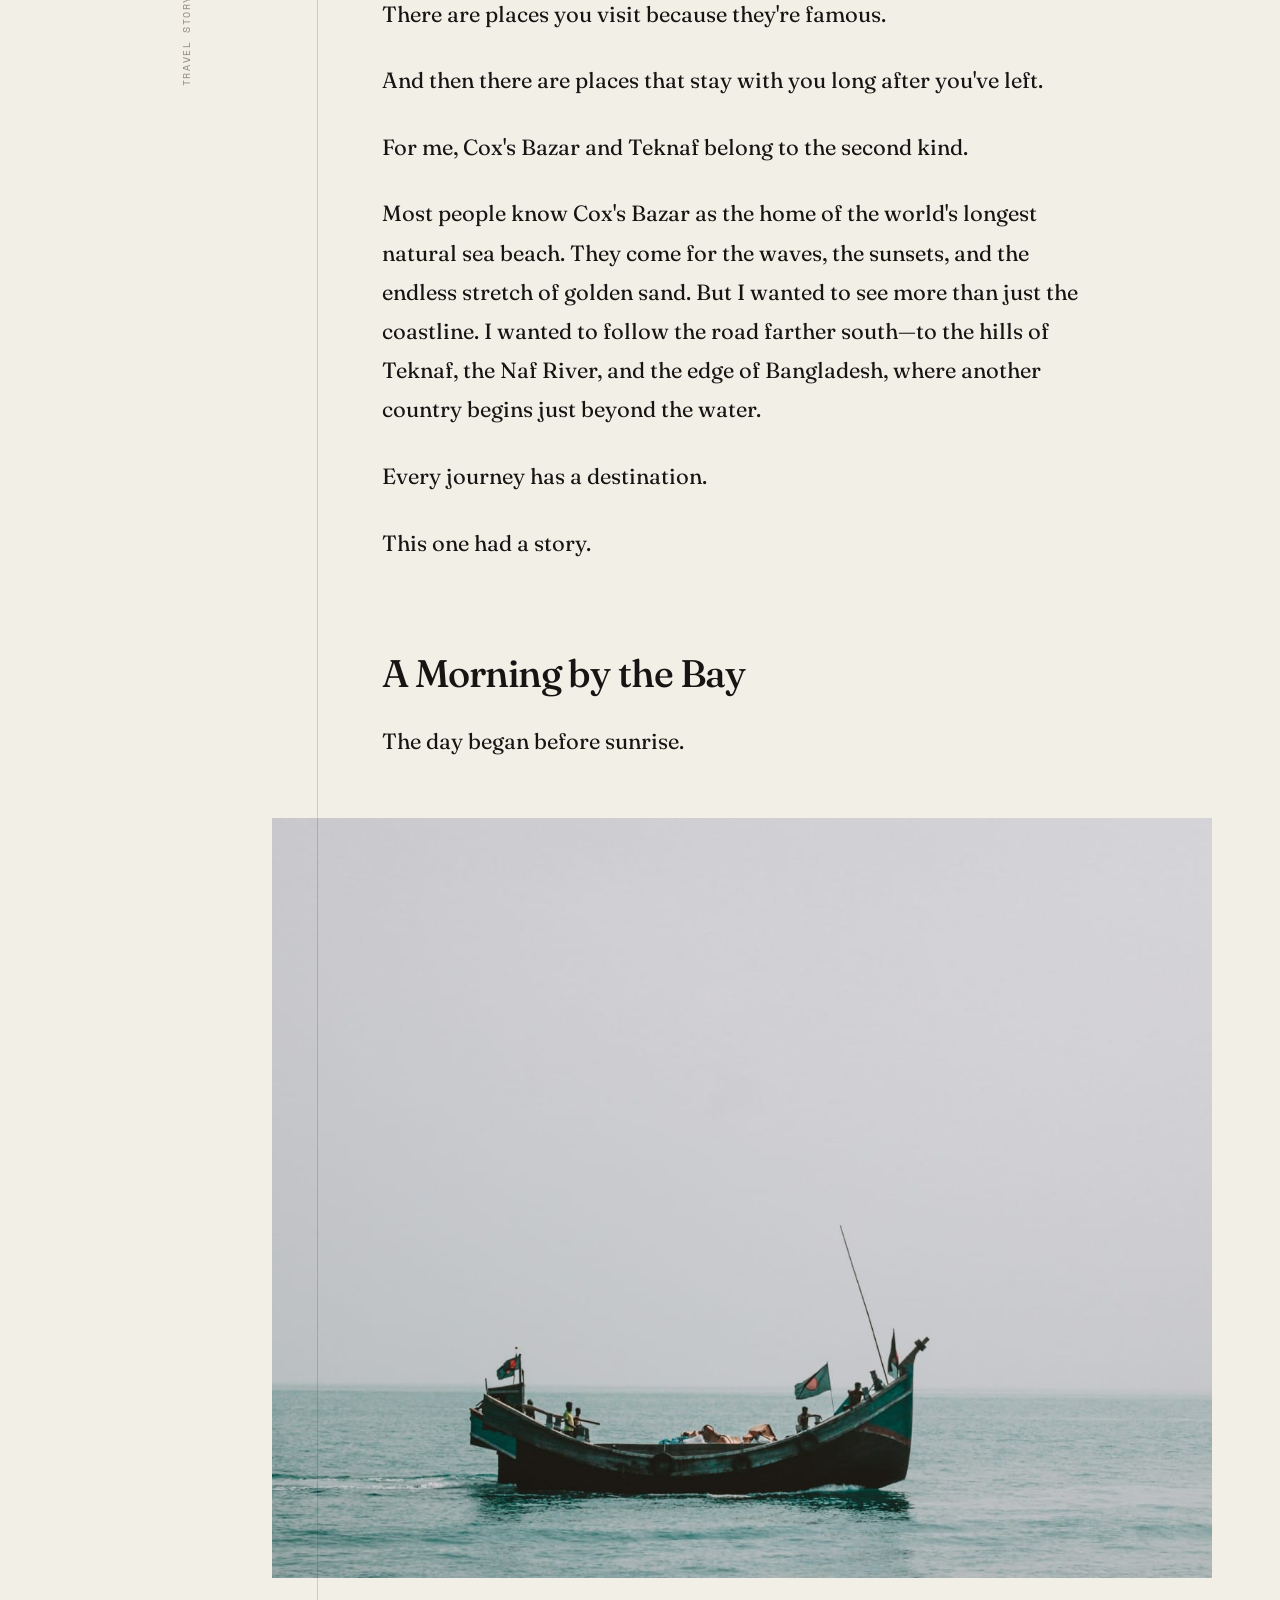
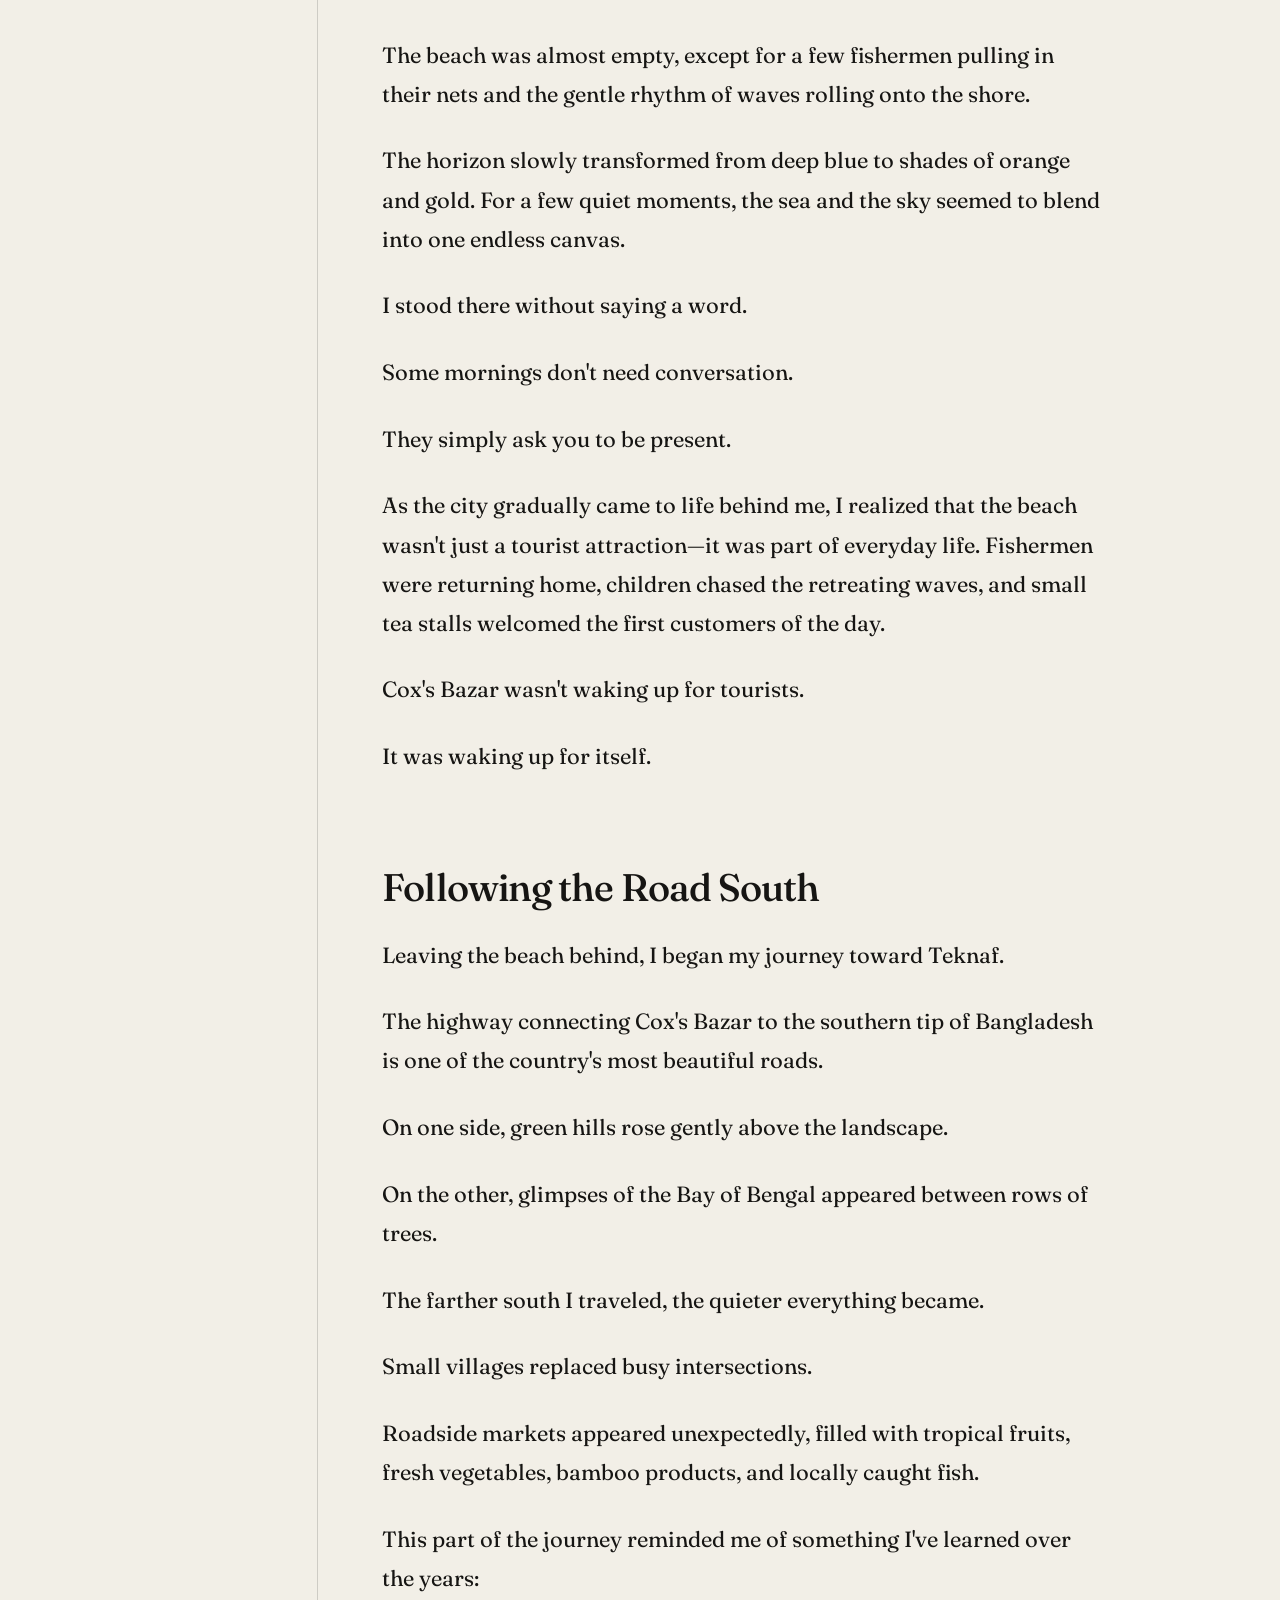
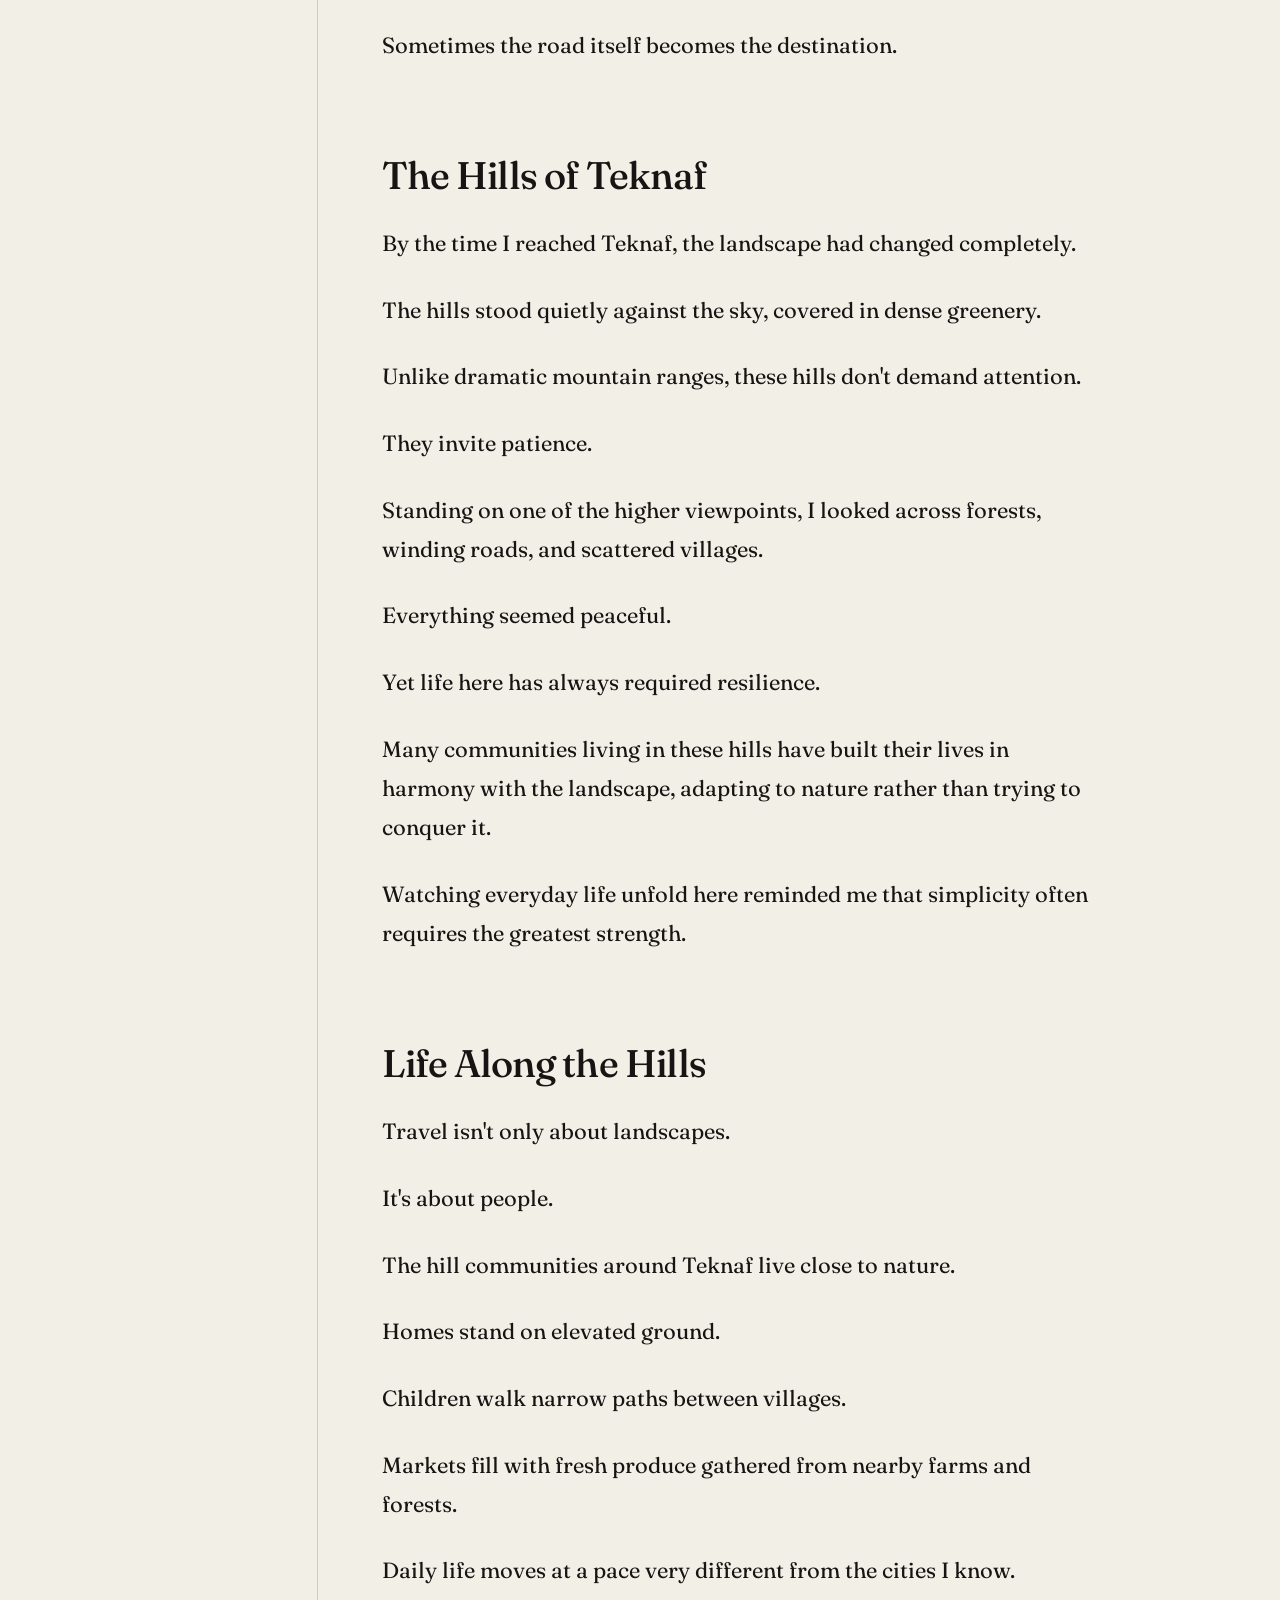
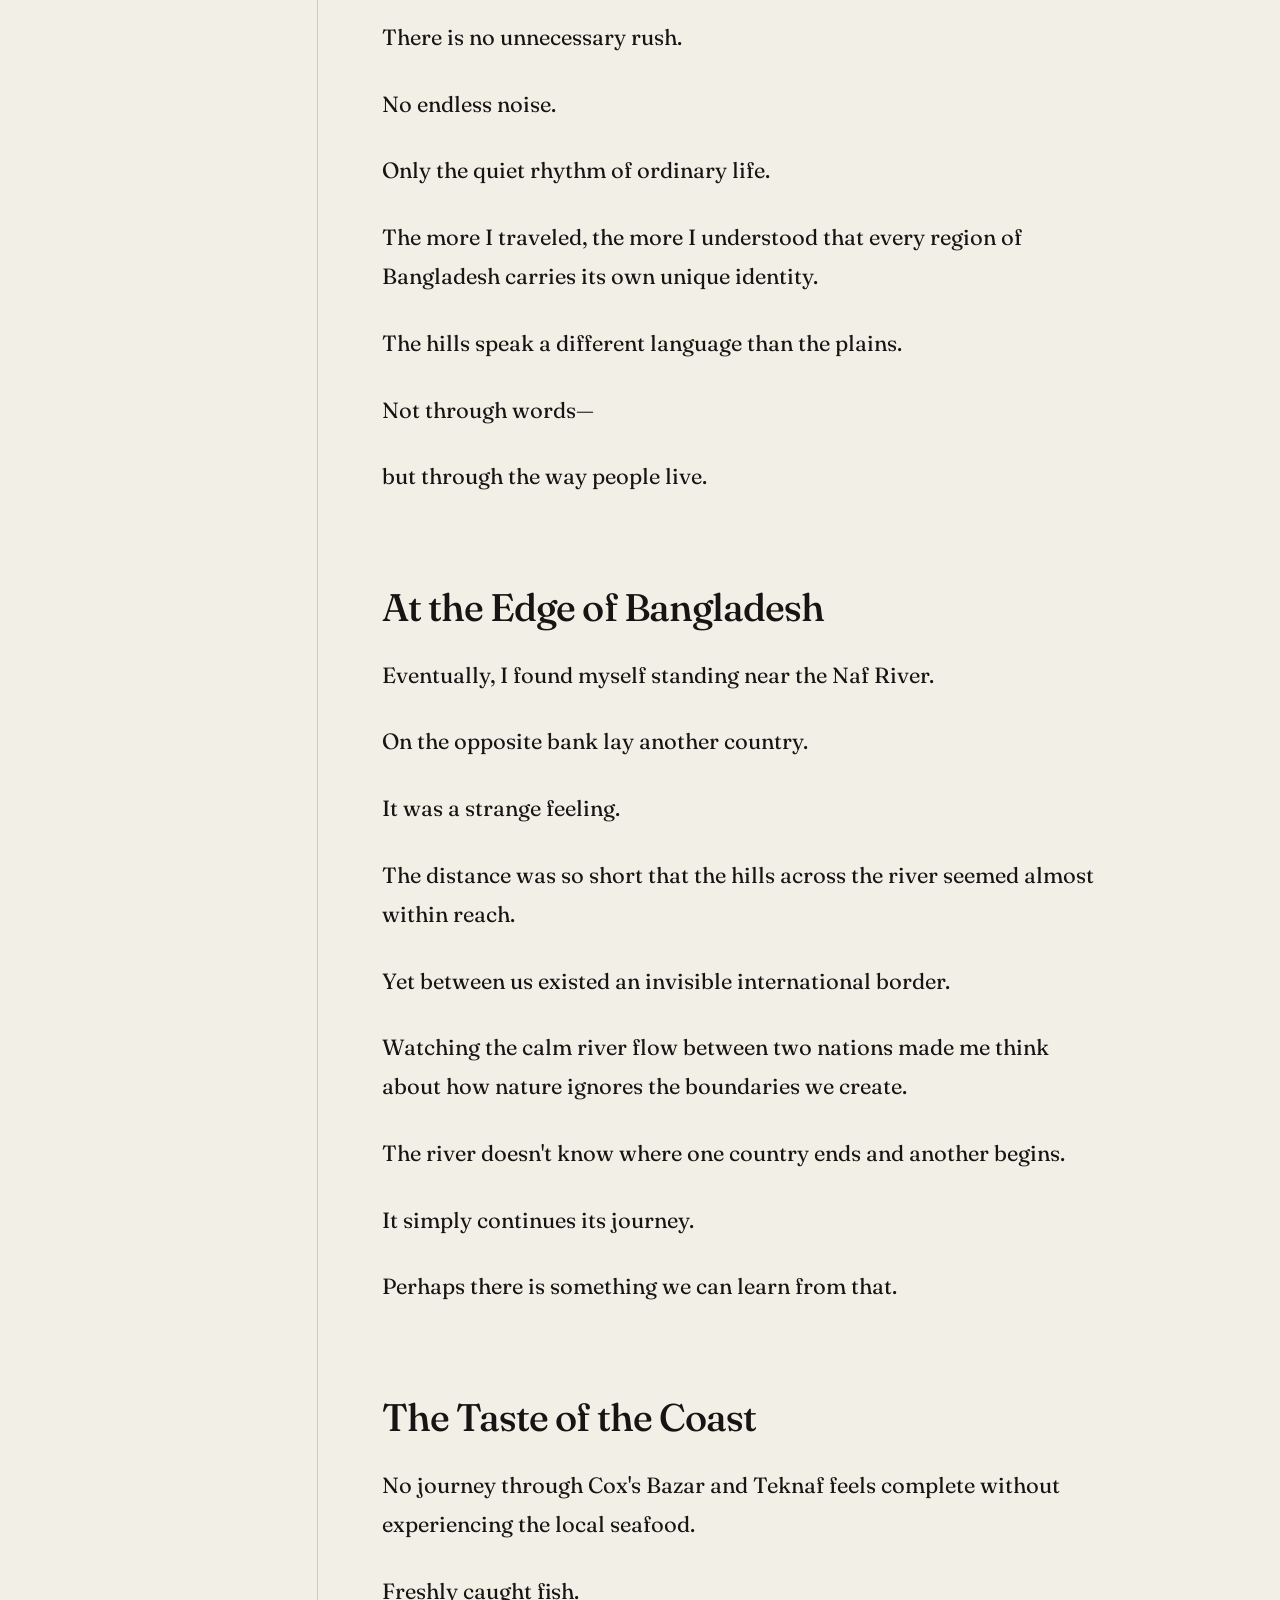
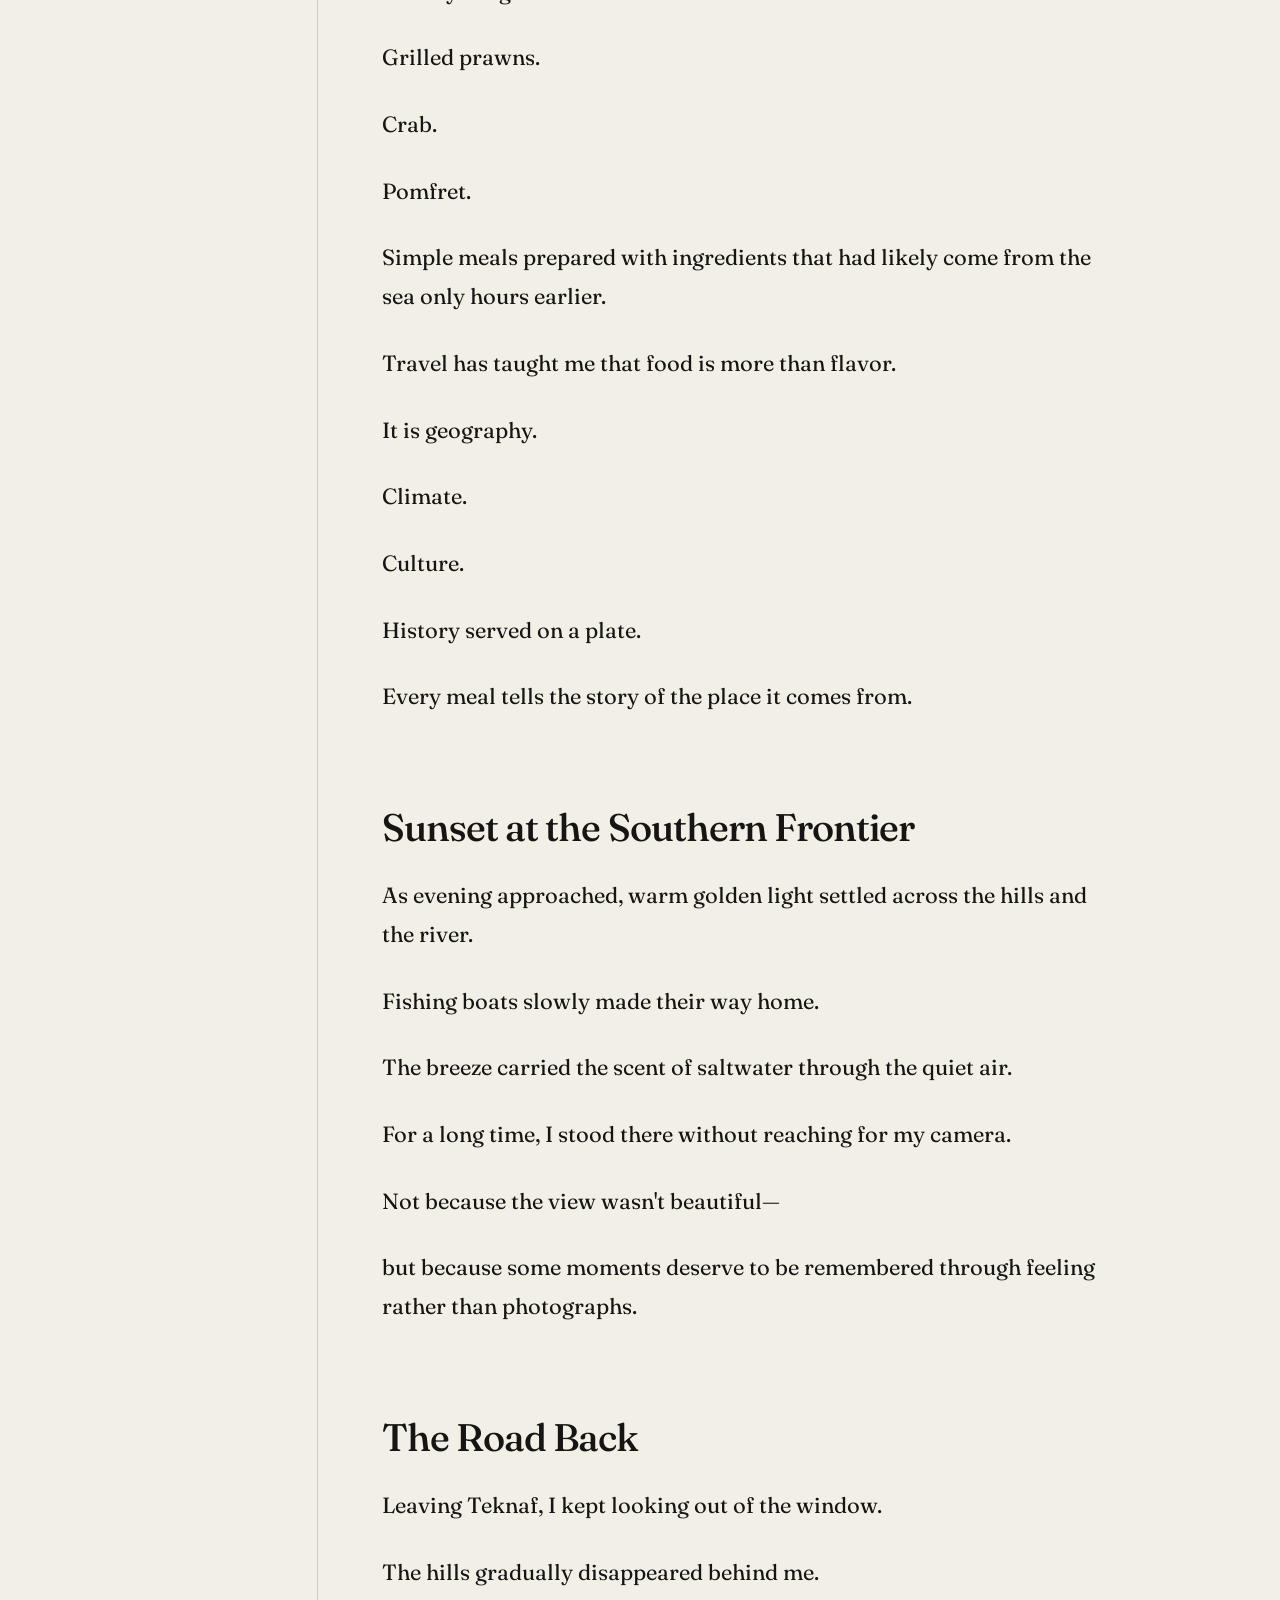
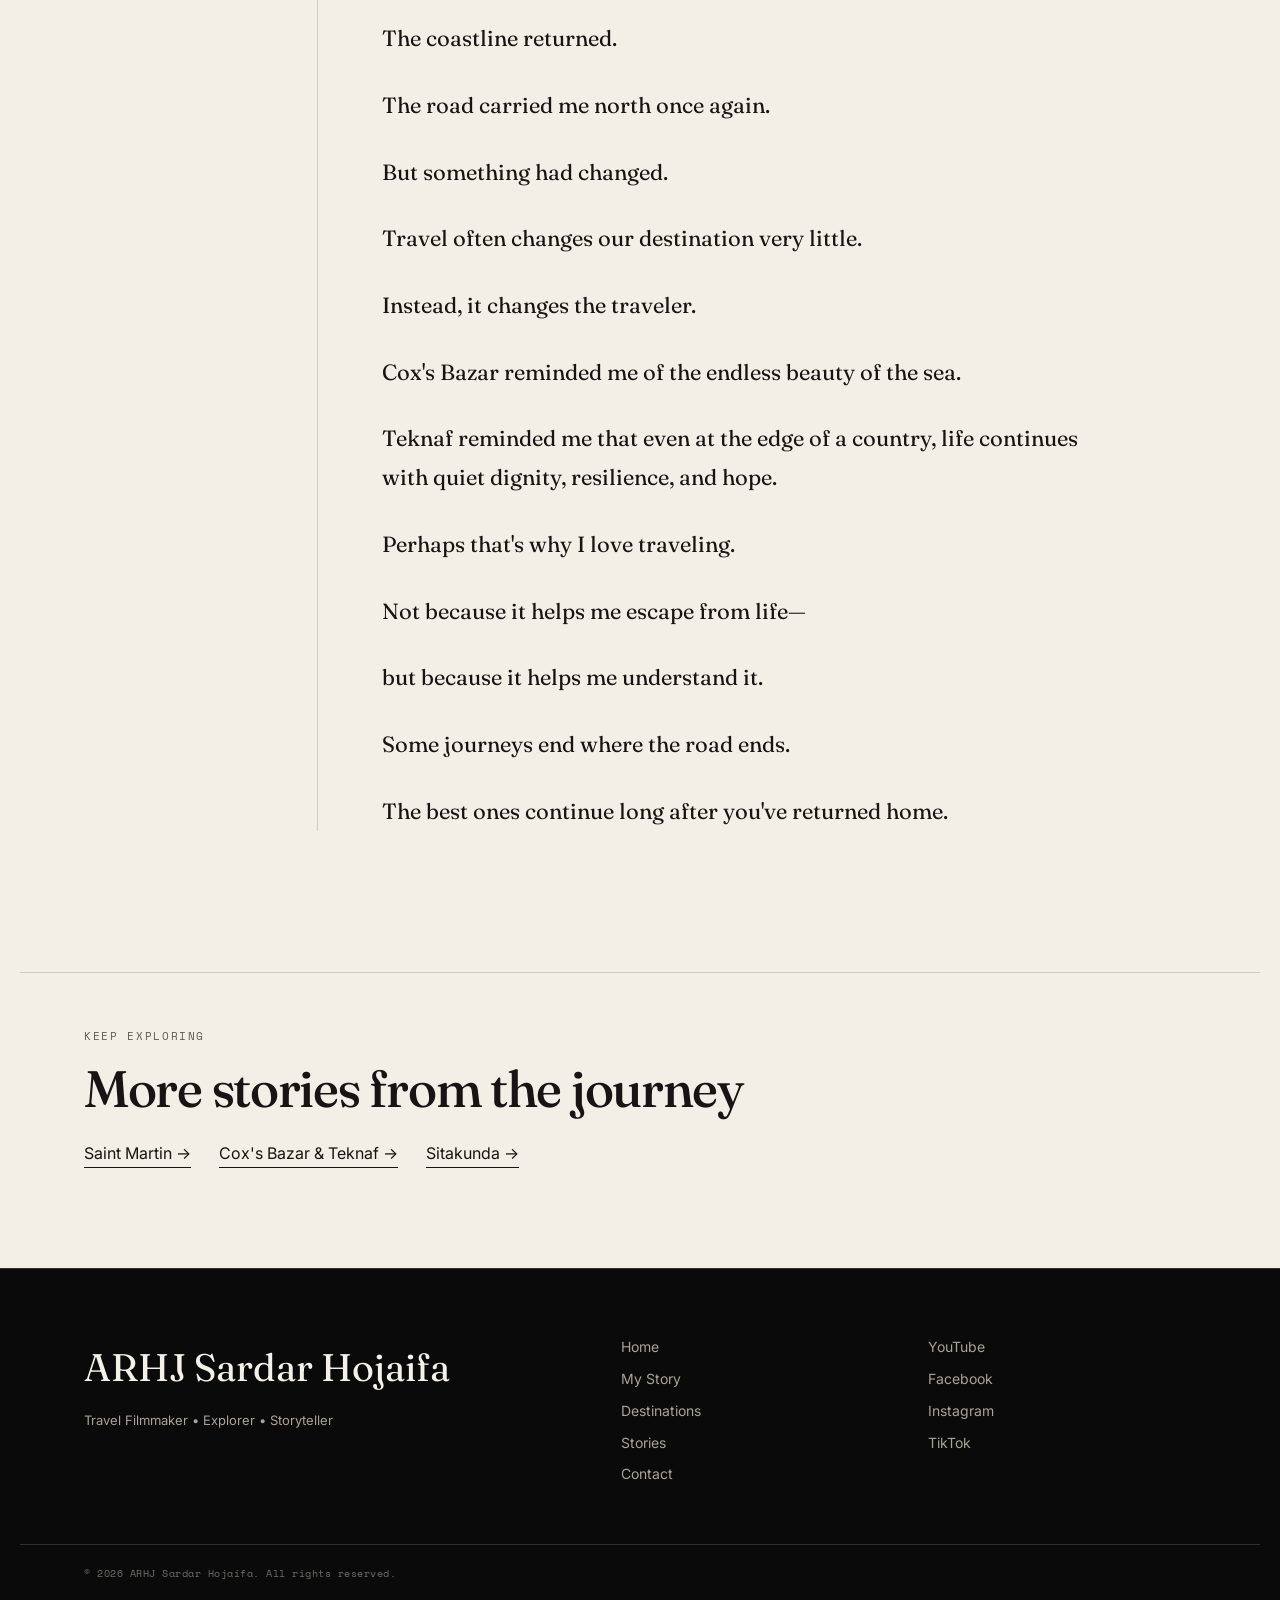
<file: story-coxs-bazar.html>
<!doctype html>
<html lang="en">
<head>
  <meta charset="utf-8">
  <meta name="viewport" content="width=device-width, initial-scale=1">
  <title>Cox&#x27;s Bazar &amp; Teknaf: Where the Sea Meets the Hills, and Every Road Leads to Another Story — ARHJ Sardar Hojaifa</title>
  <meta name="description" content="A personal travel story following Cox&#x27;s Bazar and the road south to Teknaf through coast, hills, communities and the Naf River.">
  <link rel="canonical" href="https://arhjsardarhojaifa.github.io/portfolio/story-coxs-bazar.html">
  <meta property="og:type" content="website">
  <meta property="og:title" content="Cox&#x27;s Bazar &amp; Teknaf: Where the Sea Meets the Hills, and Every Road Leads to Another Story — ARHJ Sardar Hojaifa">
  <meta property="og:description" content="A personal travel story following Cox&#x27;s Bazar and the road south to Teknaf through coast, hills, communities and the Naf River.">
  <meta property="og:url" content="https://arhjsardarhojaifa.github.io/portfolio/story-coxs-bazar.html">
  <meta property="og:image" content="https://arhjsardarhojaifa.github.io/portfolio/images/coxs-bazar-teknaf-cover.jpg">
  <meta name="twitter:card" content="summary_large_image">
  <meta name="twitter:title" content="Cox&#x27;s Bazar &amp; Teknaf: Where the Sea Meets the Hills, and Every Road Leads to Another Story — ARHJ Sardar Hojaifa">
  <meta name="twitter:description" content="A personal travel story following Cox&#x27;s Bazar and the road south to Teknaf through coast, hills, communities and the Naf River.">
  <meta name="twitter:image" content="https://arhjsardarhojaifa.github.io/portfolio/images/coxs-bazar-teknaf-cover.jpg">
    <meta name="author" content="ARHJ Sardar Hojaifa">
  <meta name="robots" content="index,follow,max-image-preview:large">
  <meta property="og:site_name" content="ARHJ Sardar Hojaifa">
  <link rel="icon" type="image/svg+xml" href="favicon.svg">
  <link rel="preconnect" href="https://fonts.googleapis.com">
  <link rel="preconnect" href="https://fonts.gstatic.com" crossorigin>
  <link href="https://fonts.googleapis.com/css2?family=Fraunces:ital,wght@0,400;0,500;1,400&family=Inter:wght@400;500;600&family=Space+Mono&display=swap" rel="stylesheet">
  <link rel="stylesheet" href="assets/css/style.css">
<script type="application/ld+json">
{
  "@context": "https://schema.org",
  "@graph": [
    {
      "@type": "Person",
      "@id": "https://arhjsardarhojaifa.github.io/portfolio/#person",
      "name": "ARHJ Sardar Hojaifa",
      "url": "https://arhjsardarhojaifa.github.io/portfolio/",
      "image": "https://arhjsardarhojaifa.github.io/portfolio/images/profile.jpg",
      "jobTitle": "Travel Filmmaker • Explorer • Storyteller",
      "description": "A travel explorer, filmmaker and storyteller from Bangladesh documenting places, people, history, culture and stories through a growing journey.",
      "sameAs": [
        "https://youtube.com/@ArhjSardarHojaifa",
        "https://www.facebook.com/ArhjSardarHojaifa2",
        "https://www.facebook.com/ArhjSardarHojaifa",
        "https://www.tiktok.com/@arhjsardarhojaifa",
        "https://www.instagram.com/arhjsardarhojaifa"
      ]
    },
    {
      "@type": "Article",
      "@id": "https://arhjsardarhojaifa.github.io/portfolio/story-coxs-bazar.html#article",
      "mainEntityOfPage": "https://arhjsardarhojaifa.github.io/portfolio/story-coxs-bazar.html",
      "headline": "Cox's Bazar & Teknaf: Where the Sea Meets the Hills, and Every Road Leads to Another Story",
      "description": "A personal travel story following Cox&#x27;s Bazar and the road south to Teknaf through coast, hills, communities and the Naf River.",
      "image": [
        "https://arhjsardarhojaifa.github.io/portfolio/images/coxs-bazar-teknaf-cover.jpg"
      ],
      "author": {
        "@id": "https://arhjsardarhojaifa.github.io/portfolio/#person"
      },
      "publisher": {
        "@id": "https://arhjsardarhojaifa.github.io/portfolio/#person"
      },
      "articleSection": "Cox's Bazar & Teknaf, Bangladesh",
      "isPartOf": {
        "@id": "https://arhjsardarhojaifa.github.io/portfolio/#website"
      },
      "inLanguage": "en"
    }
  ]
}
</script>
</head>
<body>
<a class="skip-link" href="#main">Skip to content</a>

<header class="site-header" data-header>
  <a class="brand" href="index.html" aria-label="ARHJ Sardar Hojaifa — Home">
    <span class="brand-name">ARHJ</span>
    <span class="brand-sub">Sardar Hojaifa</span>
  </a>

  <nav class="desktop-nav" aria-label="Primary navigation">
    <a href="index.html">Home</a><a href="my-story.html">My Story</a><a href="destinations.html">Destinations</a><a href="stories.html" aria-current="page">Stories</a><a href="contact.html">Contact</a>
  </nav>

  <button class="menu-toggle" type="button" data-menu-toggle aria-expanded="false" aria-controls="mobile-menu">
    <span class="sr-only">Open menu</span>
    <span></span><span></span>
  </button>
</header>

<div class="mobile-menu" id="mobile-menu" data-mobile-menu hidden>
  <div class="mobile-menu-inner">
    <div class="mobile-menu-top">
      <span class="mobile-menu-label">Navigation</span>
      <button class="menu-close" type="button" data-menu-close aria-label="Close menu">Close</button>
    </div>
    <nav class="mobile-nav" aria-label="Mobile navigation">
      <a href="index.html">Home</a><a href="my-story.html">My Story</a><a href="destinations.html">Destinations</a><a href="stories.html" aria-current="page">Stories</a><a href="contact.html">Contact</a>
    </nav>
    <p class="mobile-menu-foot">Travel Filmmaker • Explorer • Storyteller</p>
  </div>
</div>

<main id="main">
  <article class="story-detail">
    <header class="story-header container">
      <a class="back-link" href="stories.html">← Back to Stories</a>
      <p class="destination-label">Cox&#x27;s Bazar &amp; Teknaf • Bangladesh</p>
      <h1>Cox&#x27;s Bazar &amp; Teknaf: Where the Sea Meets the Hills, and Every Road Leads to Another Story</h1>
    </header>

    <figure class="story-cover">
      <img src="images/coxs-bazar-teknaf-cover.jpg" alt="Fishing boats across the blue sea at Cox&#x27;s Bazar" width="1600" height="1200" fetchpriority="high">
    </figure>

    <div class="story-reading container">
      <div class="story-rail" aria-hidden="true"><span>Travel Story</span></div>
      <div class="story-prose">
        <p>There are places you visit because they're famous.</p>
<p>And then there are places that stay with you long after you've left.</p>
<p>For me, Cox's Bazar and Teknaf belong to the second kind.</p>
<p>Most people know Cox's Bazar as the home of the world's longest natural sea beach. They come for the waves, the sunsets, and the endless stretch of golden sand. But I wanted to see more than just the coastline. I wanted to follow the road farther south—to the hills of Teknaf, the Naf River, and the edge of Bangladesh, where another country begins just beyond the water.</p>
<p>Every journey has a destination.</p>
<p>This one had a story.</p>
<h2>A Morning by the Bay</h2>
<p>The day began before sunrise.</p>

<figure class="story-inline-image">
  <img src="images/coxs-bazar-teknaf-01.jpg" alt="A fishing boat moving across the sea during the Cox&#x27;s Bazar and Teknaf journey" width="1599" height="1066" loading="lazy">
</figure>
<p>The beach was almost empty, except for a few fishermen pulling in their nets and the gentle rhythm of waves rolling onto the shore.</p>
<p>The horizon slowly transformed from deep blue to shades of orange and gold. For a few quiet moments, the sea and the sky seemed to blend into one endless canvas.</p>
<p>I stood there without saying a word.</p>
<p>Some mornings don't need conversation.</p>
<p>They simply ask you to be present.</p>
<p>As the city gradually came to life behind me, I realized that the beach wasn't just a tourist attraction—it was part of everyday life. Fishermen were returning home, children chased the retreating waves, and small tea stalls welcomed the first customers of the day.</p>
<p>Cox's Bazar wasn't waking up for tourists.</p>
<p>It was waking up for itself.</p>
<h2>Following the Road South</h2>
<p>Leaving the beach behind, I began my journey toward Teknaf.</p>
<p>The highway connecting Cox's Bazar to the southern tip of Bangladesh is one of the country's most beautiful roads.</p>
<p>On one side, green hills rose gently above the landscape.</p>
<p>On the other, glimpses of the Bay of Bengal appeared between rows of trees.</p>
<p>The farther south I traveled, the quieter everything became.</p>
<p>Small villages replaced busy intersections.</p>
<p>Roadside markets appeared unexpectedly, filled with tropical fruits, fresh vegetables, bamboo products, and locally caught fish.</p>
<p>This part of the journey reminded me of something I've learned over the years:</p>
<p>Sometimes the road itself becomes the destination.</p>
<h2>The Hills of Teknaf</h2>
<p>By the time I reached Teknaf, the landscape had changed completely.</p>
<p>The hills stood quietly against the sky, covered in dense greenery.</p>
<p>Unlike dramatic mountain ranges, these hills don't demand attention.</p>
<p>They invite patience.</p>
<p>Standing on one of the higher viewpoints, I looked across forests, winding roads, and scattered villages.</p>
<p>Everything seemed peaceful.</p>
<p>Yet life here has always required resilience.</p>
<p>Many communities living in these hills have built their lives in harmony with the landscape, adapting to nature rather than trying to conquer it.</p>
<p>Watching everyday life unfold here reminded me that simplicity often requires the greatest strength.</p>
<h2>Life Along the Hills</h2>
<p>Travel isn't only about landscapes.</p>
<p>It's about people.</p>
<p>The hill communities around Teknaf live close to nature.</p>
<p>Homes stand on elevated ground.</p>
<p>Children walk narrow paths between villages.</p>
<p>Markets fill with fresh produce gathered from nearby farms and forests.</p>
<p>Daily life moves at a pace very different from the cities I know.</p>
<p>There is no unnecessary rush.</p>
<p>No endless noise.</p>
<p>Only the quiet rhythm of ordinary life.</p>
<p>The more I traveled, the more I understood that every region of Bangladesh carries its own unique identity.</p>
<p>The hills speak a different language than the plains.</p>
<p>Not through words—</p>
<p>but through the way people live.</p>
<h2>At the Edge of Bangladesh</h2>
<p>Eventually, I found myself standing near the Naf River.</p>
<p>On the opposite bank lay another country.</p>
<p>It was a strange feeling.</p>
<p>The distance was so short that the hills across the river seemed almost within reach.</p>
<p>Yet between us existed an invisible international border.</p>
<p>Watching the calm river flow between two nations made me think about how nature ignores the boundaries we create.</p>
<p>The river doesn't know where one country ends and another begins.</p>
<p>It simply continues its journey.</p>
<p>Perhaps there is something we can learn from that.</p>
<h2>The Taste of the Coast</h2>
<p>No journey through Cox's Bazar and Teknaf feels complete without experiencing the local seafood.</p>
<p>Freshly caught fish.</p>
<p>Grilled prawns.</p>
<p>Crab.</p>
<p>Pomfret.</p>
<p>Simple meals prepared with ingredients that had likely come from the sea only hours earlier.</p>
<p>Travel has taught me that food is more than flavor.</p>
<p>It is geography.</p>
<p>Climate.</p>
<p>Culture.</p>
<p>History served on a plate.</p>
<p>Every meal tells the story of the place it comes from.</p>
<h2>Sunset at the Southern Frontier</h2>
<p>As evening approached, warm golden light settled across the hills and the river.</p>
<p>Fishing boats slowly made their way home.</p>
<p>The breeze carried the scent of saltwater through the quiet air.</p>
<p>For a long time, I stood there without reaching for my camera.</p>
<p>Not because the view wasn't beautiful—</p>
<p>but because some moments deserve to be remembered through feeling rather than photographs.</p>
<h2>The Road Back</h2>
<p>Leaving Teknaf, I kept looking out of the window.</p>
<p>The hills gradually disappeared behind me.</p>
<p>The coastline returned.</p>
<p>The road carried me north once again.</p>
<p>But something had changed.</p>
<p>Travel often changes our destination very little.</p>
<p>Instead, it changes the traveler.</p>
<p>Cox's Bazar reminded me of the endless beauty of the sea.</p>
<p>Teknaf reminded me that even at the edge of a country, life continues with quiet dignity, resilience, and hope.</p>
<p>Perhaps that's why I love traveling.</p>
<p>Not because it helps me escape from life—</p>
<p>but because it helps me understand it.</p>
<p>Some journeys end where the road ends.</p>
<p>The best ones continue long after you've returned home.</p>
      </div>
    </div>

    <section class="related-stories container">
      <p class="eyebrow">Keep exploring</p>
      <h2>More stories from the journey</h2>
      <div class="inline-links">
        <a href="story-saint-martin.html">Saint Martin →</a>
        <a href="story-coxs-bazar.html">Cox's Bazar & Teknaf →</a>
        <a href="story-sitakunda.html">Sitakunda →</a>
      </div>
    </section>
  </article>
</main>

<footer class="site-footer">
  <div class="container footer-grid">
    <div>
      <a class="footer-name" href="index.html">ARHJ Sardar Hojaifa</a>
      <p class="footer-title">Travel Filmmaker • Explorer • Storyteller</p>
    </div>
    <nav class="footer-links" aria-label="Footer navigation">
      <a href="index.html">Home</a>
      <a href="my-story.html">My Story</a>
      <a href="destinations.html">Destinations</a>
      <a href="stories.html">Stories</a>
      <a href="contact.html">Contact</a>
    </nav>
    <div class="footer-social">
      <a href="#" data-social="youtube">YouTube</a>
      <a href="#" data-social="facebookPage">Facebook</a>
      <a href="#" data-social="instagram">Instagram</a>
      <a href="#" data-social="tiktok">TikTok</a>
    </div>
  </div>
  <div class="container footer-bottom">
    <p>© <span data-year>2026</span> ARHJ Sardar Hojaifa. All rights reserved.</p>
  </div>
</footer>

<script src="assets/js/config.js"></script>
<script src="assets/js/main.js"></script>
</body>
</html>
</file>
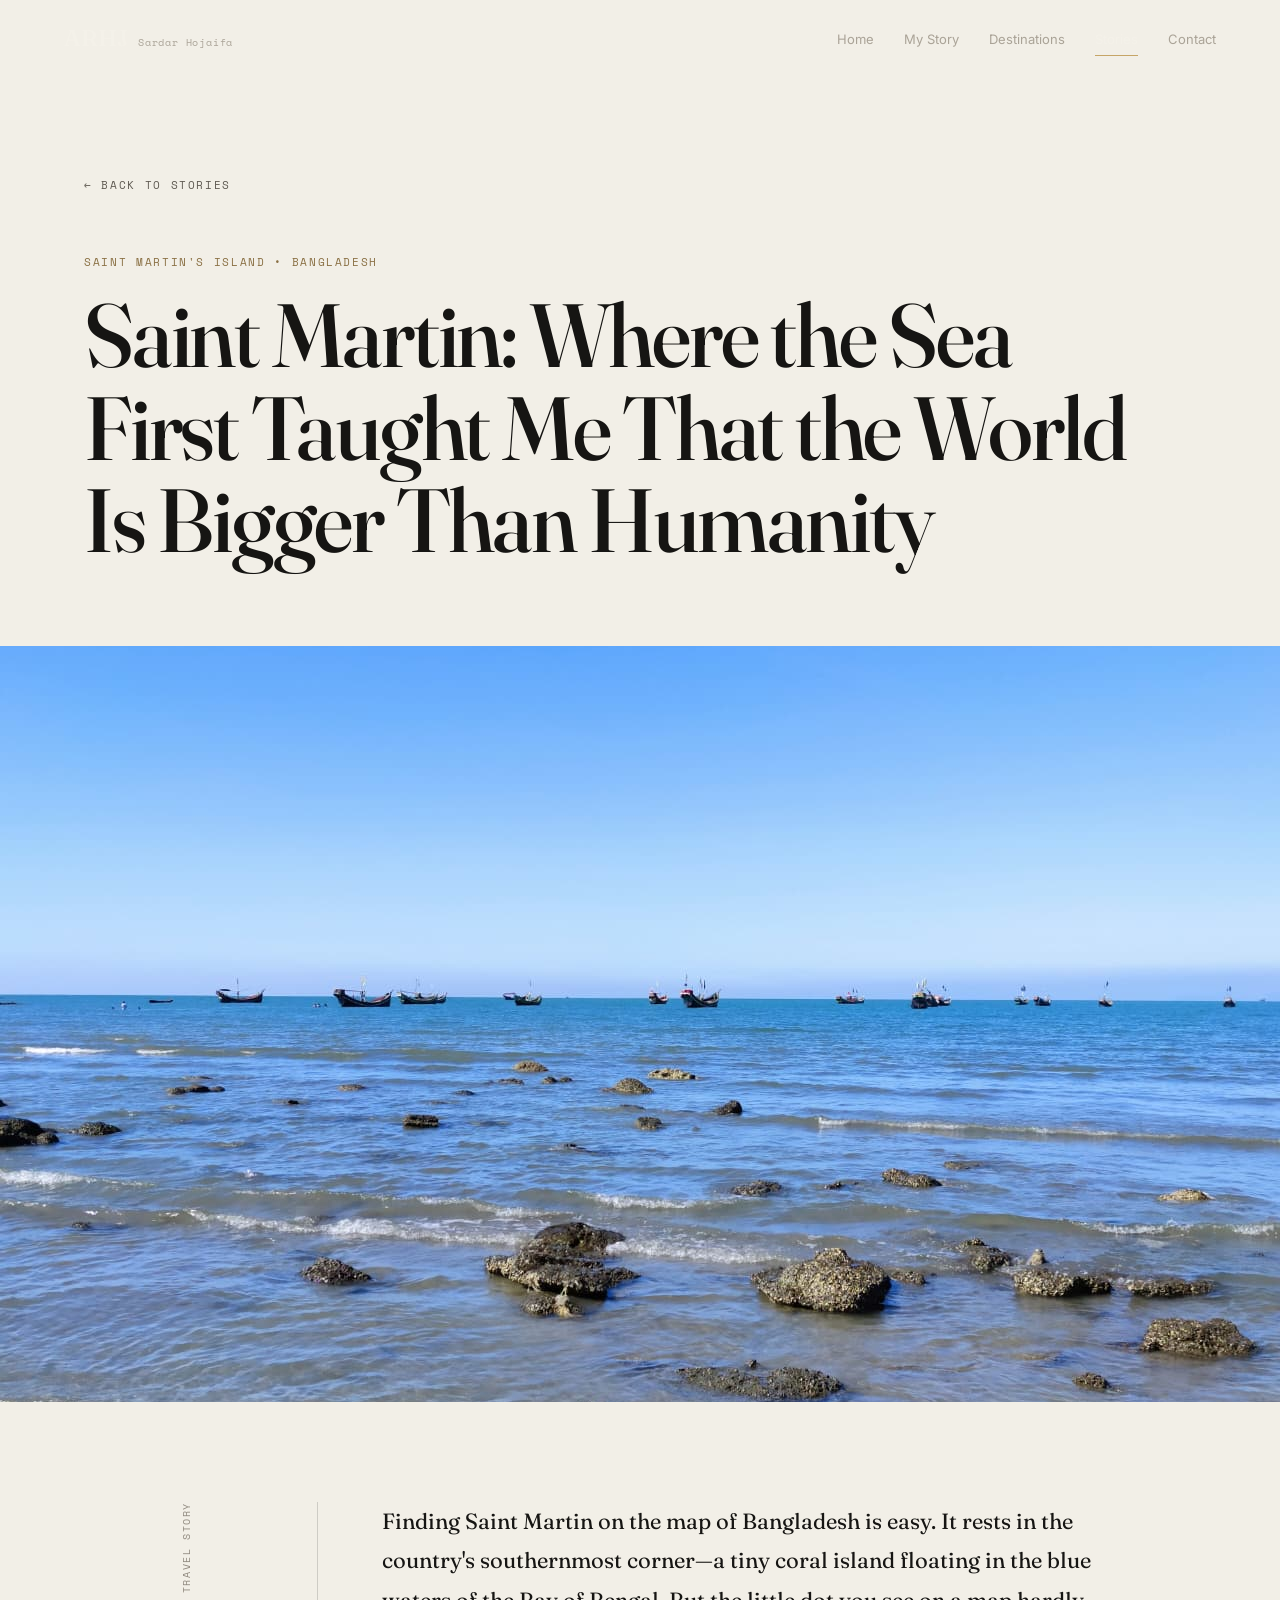
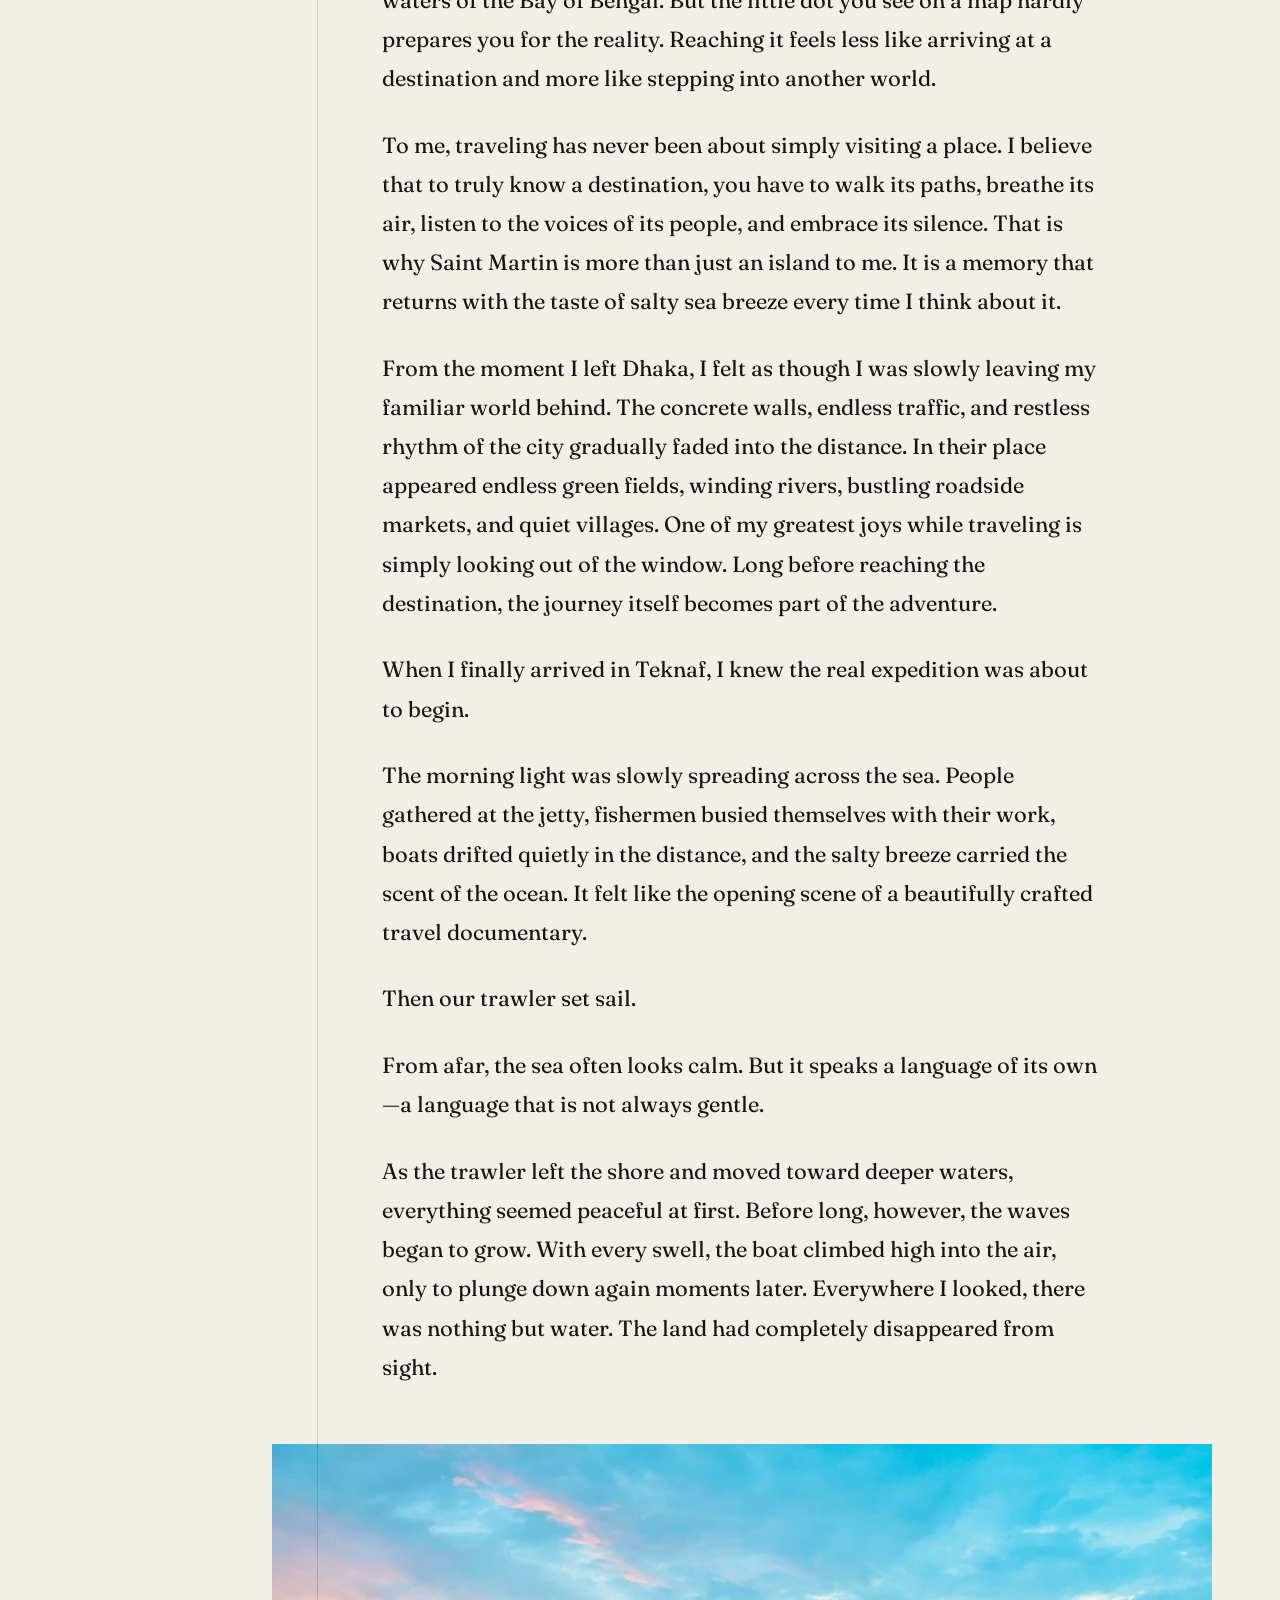
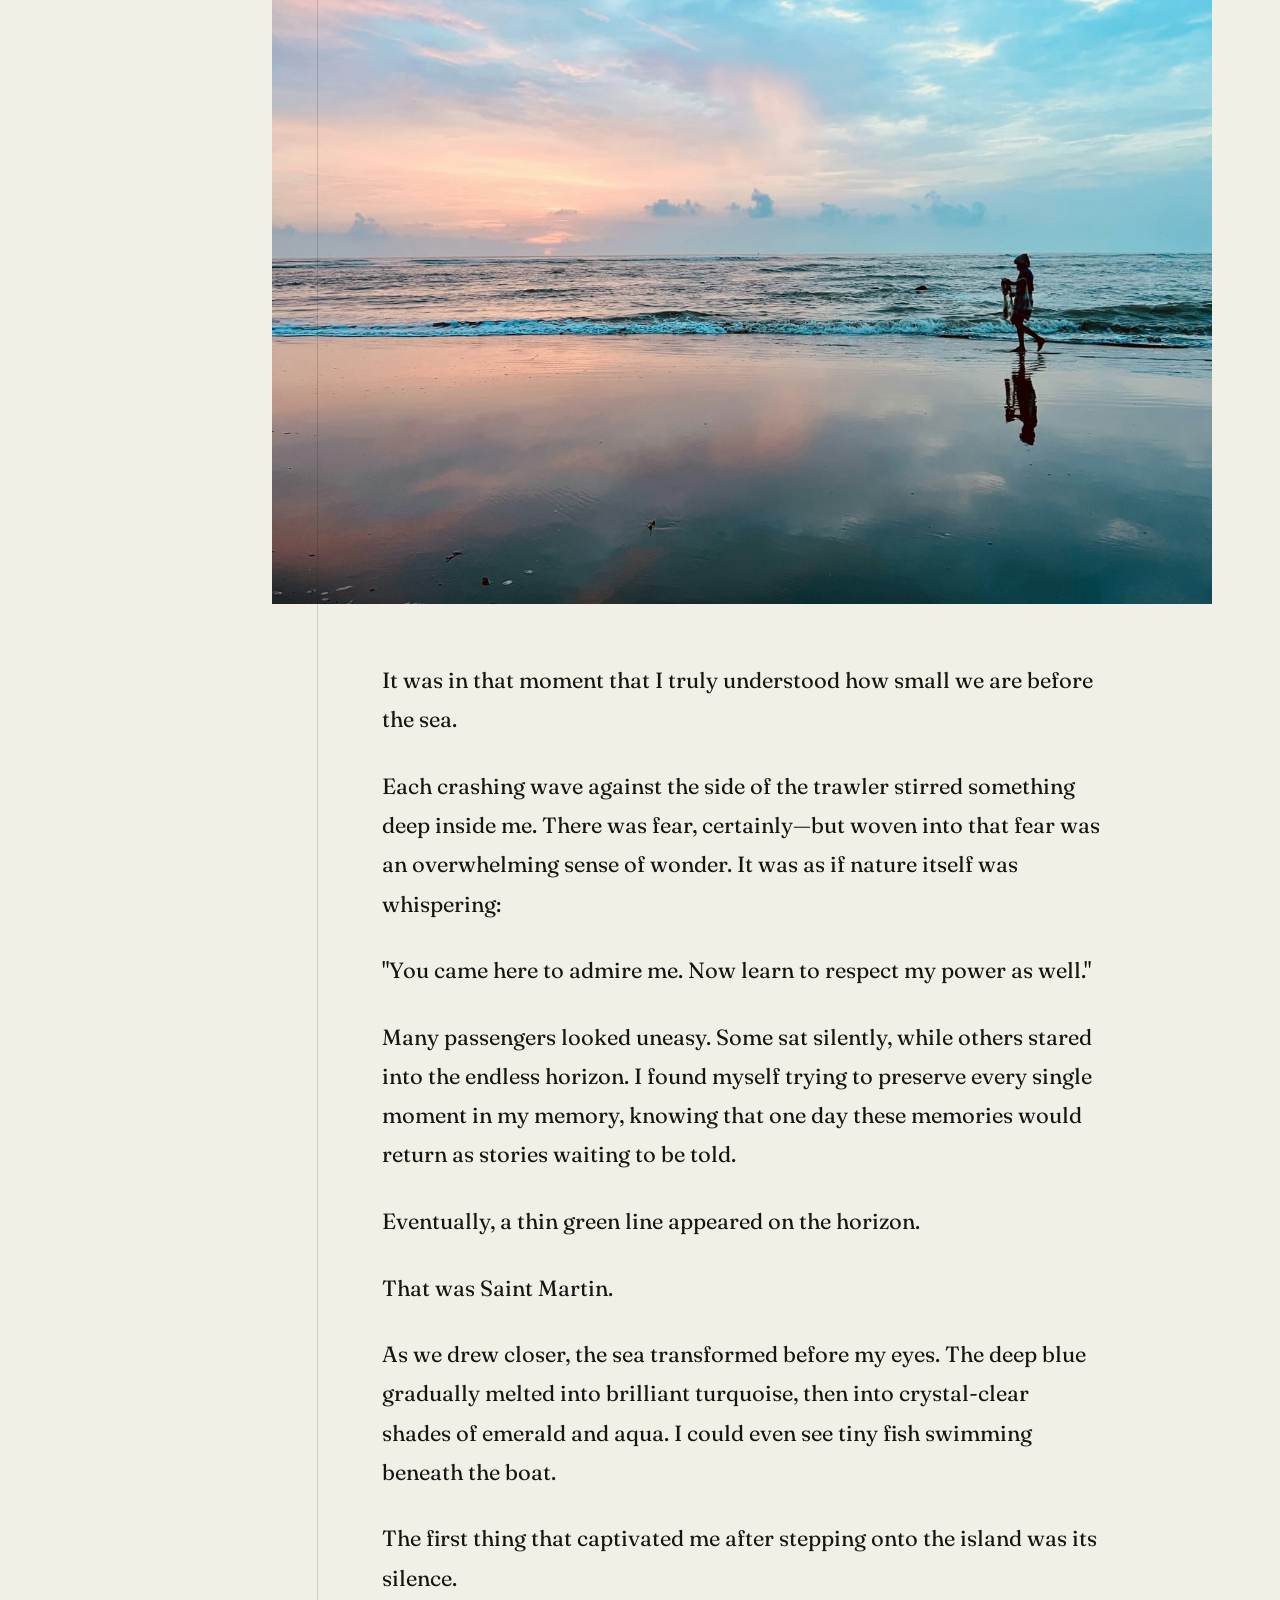
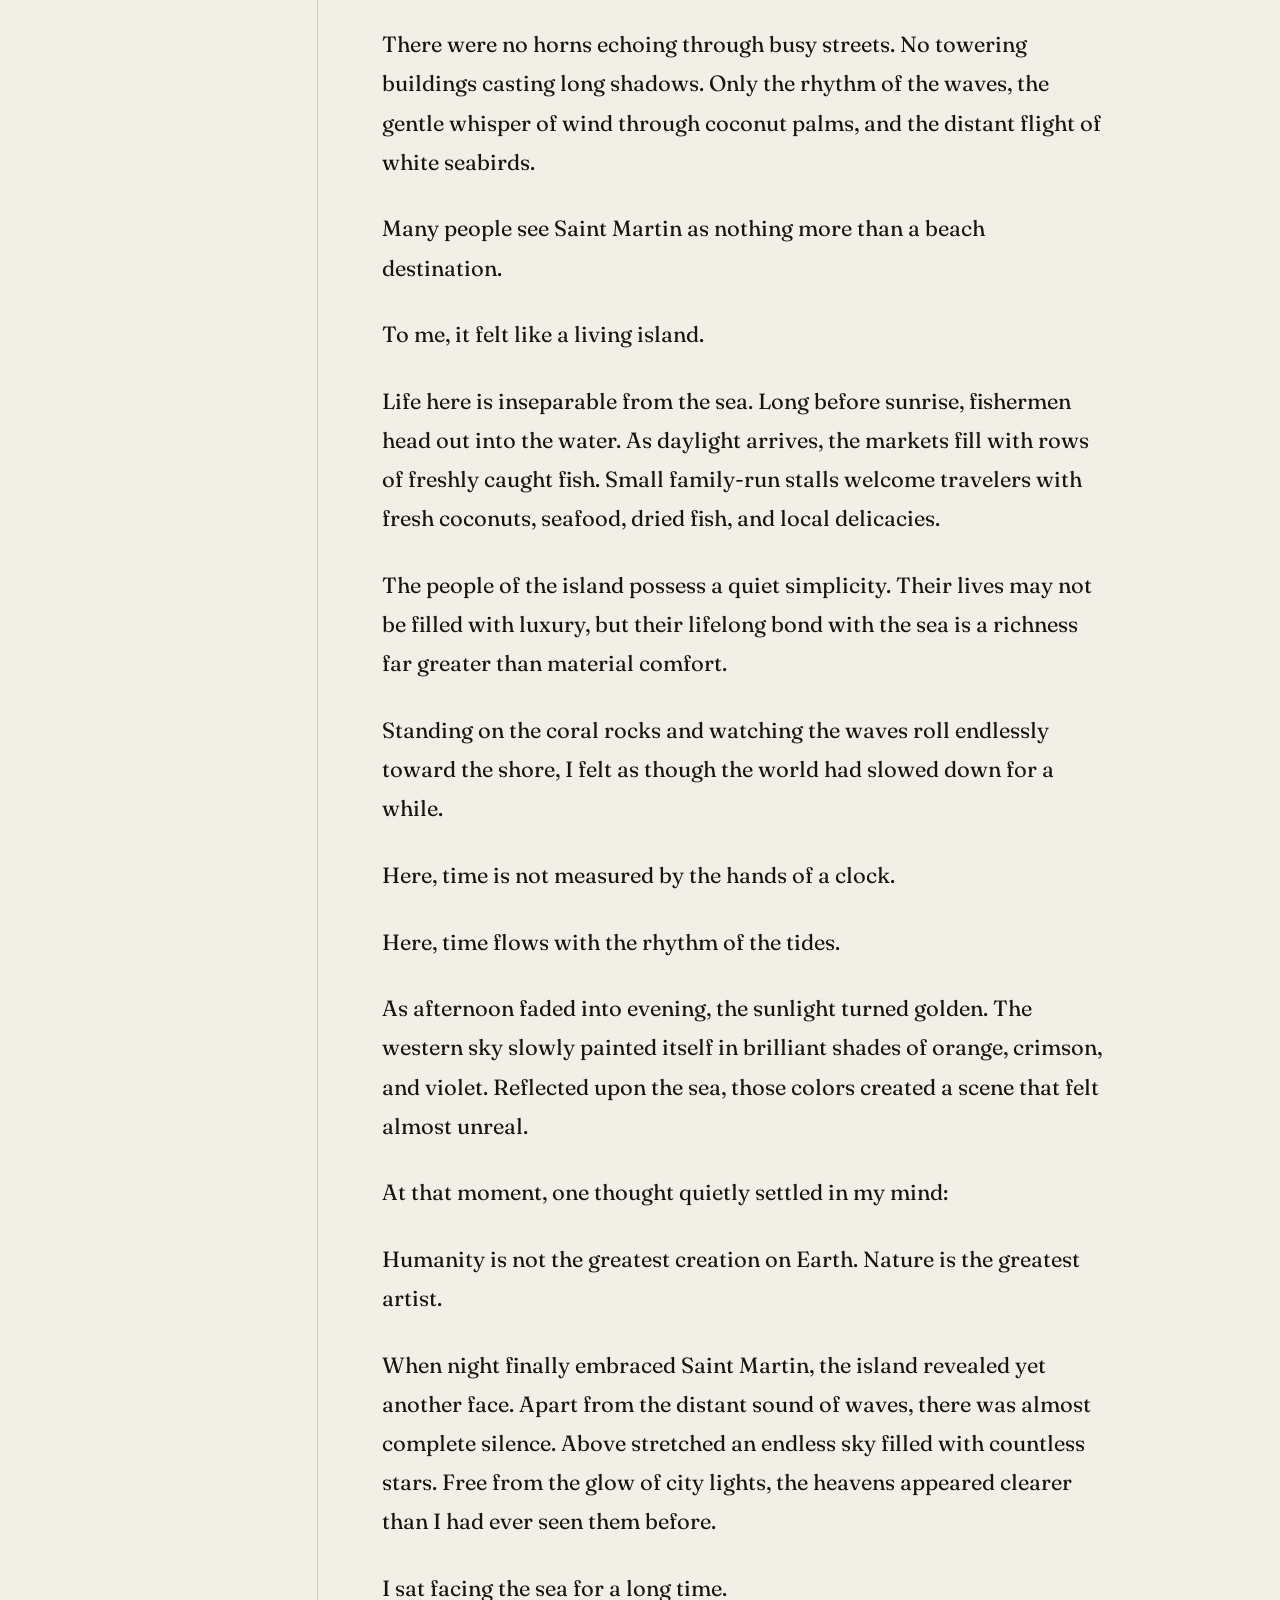
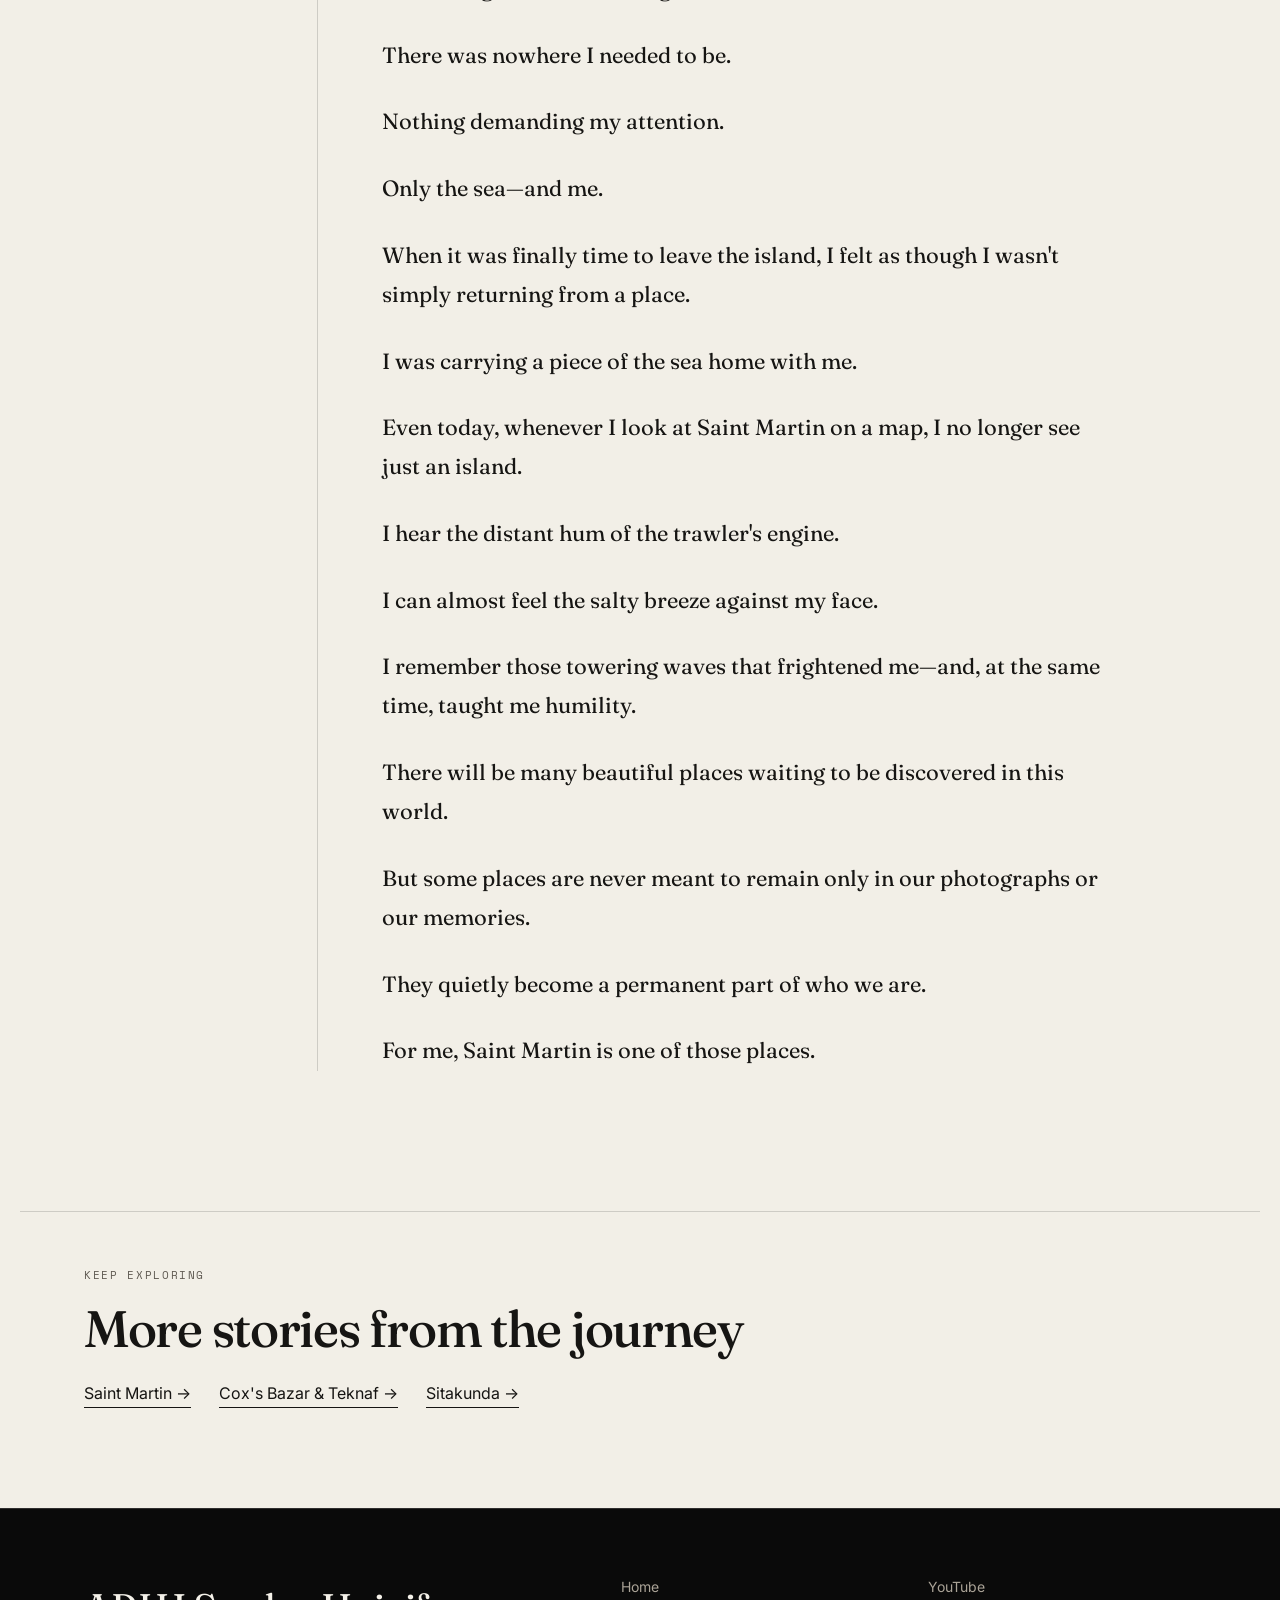
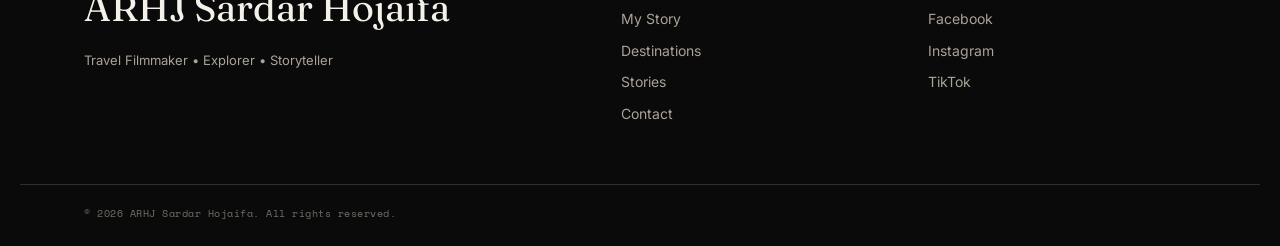
<file: story-saint-martin.html>
<!doctype html>
<html lang="en">
<head>
  <meta charset="utf-8">
  <meta name="viewport" content="width=device-width, initial-scale=1">
  <title>Saint Martin: Where the Sea First Taught Me That the World Is Bigger Than Humanity — ARHJ Sardar Hojaifa</title>
  <meta name="description" content="A personal travel story from Saint Martin&#x27;s Island about the sea, island life, silence, nature and the feeling of carrying a journey home.">
  <link rel="canonical" href="https://arhjsardarhojaifa.github.io/portfolio/story-saint-martin.html">
  <meta property="og:type" content="website">
  <meta property="og:title" content="Saint Martin: Where the Sea First Taught Me That the World Is Bigger Than Humanity — ARHJ Sardar Hojaifa">
  <meta property="og:description" content="A personal travel story from Saint Martin&#x27;s Island about the sea, island life, silence, nature and the feeling of carrying a journey home.">
  <meta property="og:url" content="https://arhjsardarhojaifa.github.io/portfolio/story-saint-martin.html">
  <meta property="og:image" content="https://arhjsardarhojaifa.github.io/portfolio/images/saint-martin-cover.jpg">
  <meta name="twitter:card" content="summary_large_image">
  <meta name="twitter:title" content="Saint Martin: Where the Sea First Taught Me That the World Is Bigger Than Humanity — ARHJ Sardar Hojaifa">
  <meta name="twitter:description" content="A personal travel story from Saint Martin&#x27;s Island about the sea, island life, silence, nature and the feeling of carrying a journey home.">
  <meta name="twitter:image" content="https://arhjsardarhojaifa.github.io/portfolio/images/saint-martin-cover.jpg">
    <meta name="author" content="ARHJ Sardar Hojaifa">
  <meta name="robots" content="index,follow,max-image-preview:large">
  <meta property="og:site_name" content="ARHJ Sardar Hojaifa">
  <link rel="icon" type="image/svg+xml" href="favicon.svg">
  <link rel="preconnect" href="https://fonts.googleapis.com">
  <link rel="preconnect" href="https://fonts.gstatic.com" crossorigin>
  <link href="https://fonts.googleapis.com/css2?family=Fraunces:ital,wght@0,400;0,500;1,400&family=Inter:wght@400;500;600&family=Space+Mono&display=swap" rel="stylesheet">
  <link rel="stylesheet" href="assets/css/style.css">
<script type="application/ld+json">
{
  "@context": "https://schema.org",
  "@graph": [
    {
      "@type": "Person",
      "@id": "https://arhjsardarhojaifa.github.io/portfolio/#person",
      "name": "ARHJ Sardar Hojaifa",
      "url": "https://arhjsardarhojaifa.github.io/portfolio/",
      "image": "https://arhjsardarhojaifa.github.io/portfolio/images/profile.jpg",
      "jobTitle": "Travel Filmmaker • Explorer • Storyteller",
      "description": "A travel explorer, filmmaker and storyteller from Bangladesh documenting places, people, history, culture and stories through a growing journey.",
      "sameAs": [
        "https://youtube.com/@ArhjSardarHojaifa",
        "https://www.facebook.com/ArhjSardarHojaifa2",
        "https://www.facebook.com/ArhjSardarHojaifa",
        "https://www.tiktok.com/@arhjsardarhojaifa",
        "https://www.instagram.com/arhjsardarhojaifa"
      ]
    },
    {
      "@type": "Article",
      "@id": "https://arhjsardarhojaifa.github.io/portfolio/story-saint-martin.html#article",
      "mainEntityOfPage": "https://arhjsardarhojaifa.github.io/portfolio/story-saint-martin.html",
      "headline": "Saint Martin: Where the Sea First Taught Me That the World Is Bigger Than Humanity",
      "description": "A personal travel story from Saint Martin&#x27;s Island about the sea, island life, silence, nature and the feeling of carrying a journey home.",
      "image": [
        "https://arhjsardarhojaifa.github.io/portfolio/images/saint-martin-cover.jpg"
      ],
      "author": {
        "@id": "https://arhjsardarhojaifa.github.io/portfolio/#person"
      },
      "publisher": {
        "@id": "https://arhjsardarhojaifa.github.io/portfolio/#person"
      },
      "articleSection": "Saint Martin's Island, Bangladesh",
      "isPartOf": {
        "@id": "https://arhjsardarhojaifa.github.io/portfolio/#website"
      },
      "inLanguage": "en"
    }
  ]
}
</script>
</head>
<body>
<a class="skip-link" href="#main">Skip to content</a>

<header class="site-header" data-header>
  <a class="brand" href="index.html" aria-label="ARHJ Sardar Hojaifa — Home">
    <span class="brand-name">ARHJ</span>
    <span class="brand-sub">Sardar Hojaifa</span>
  </a>

  <nav class="desktop-nav" aria-label="Primary navigation">
    <a href="index.html">Home</a><a href="my-story.html">My Story</a><a href="destinations.html">Destinations</a><a href="stories.html" aria-current="page">Stories</a><a href="contact.html">Contact</a>
  </nav>

  <button class="menu-toggle" type="button" data-menu-toggle aria-expanded="false" aria-controls="mobile-menu">
    <span class="sr-only">Open menu</span>
    <span></span><span></span>
  </button>
</header>

<div class="mobile-menu" id="mobile-menu" data-mobile-menu hidden>
  <div class="mobile-menu-inner">
    <div class="mobile-menu-top">
      <span class="mobile-menu-label">Navigation</span>
      <button class="menu-close" type="button" data-menu-close aria-label="Close menu">Close</button>
    </div>
    <nav class="mobile-nav" aria-label="Mobile navigation">
      <a href="index.html">Home</a><a href="my-story.html">My Story</a><a href="destinations.html">Destinations</a><a href="stories.html" aria-current="page">Stories</a><a href="contact.html">Contact</a>
    </nav>
    <p class="mobile-menu-foot">Travel Filmmaker • Explorer • Storyteller</p>
  </div>
</div>

<main id="main">
  <article class="story-detail">
    <header class="story-header container">
      <a class="back-link" href="stories.html">← Back to Stories</a>
      <p class="destination-label">Saint Martin&#x27;s Island • Bangladesh</p>
      <h1>Saint Martin: Where the Sea First Taught Me That the World Is Bigger Than Humanity</h1>
    </header>

    <figure class="story-cover">
      <img src="images/saint-martin-cover.jpg" alt="Fishing boats on the sea near Saint Martin&#x27;s Island" width="1280" height="960" fetchpriority="high">
    </figure>

    <div class="story-reading container">
      <div class="story-rail" aria-hidden="true"><span>Travel Story</span></div>
      <div class="story-prose">
        <p>Finding Saint Martin on the map of Bangladesh is easy. It rests in the country's southernmost corner—a tiny coral island floating in the blue waters of the Bay of Bengal. But the little dot you see on a map hardly prepares you for the reality. Reaching it feels less like arriving at a destination and more like stepping into another world.</p>
<p>To me, traveling has never been about simply visiting a place. I believe that to truly know a destination, you have to walk its paths, breathe its air, listen to the voices of its people, and embrace its silence. That is why Saint Martin is more than just an island to me. It is a memory that returns with the taste of salty sea breeze every time I think about it.</p>
<p>From the moment I left Dhaka, I felt as though I was slowly leaving my familiar world behind. The concrete walls, endless traffic, and restless rhythm of the city gradually faded into the distance. In their place appeared endless green fields, winding rivers, bustling roadside markets, and quiet villages. One of my greatest joys while traveling is simply looking out of the window. Long before reaching the destination, the journey itself becomes part of the adventure.</p>
<p>When I finally arrived in Teknaf, I knew the real expedition was about to begin.</p>
<p>The morning light was slowly spreading across the sea. People gathered at the jetty, fishermen busied themselves with their work, boats drifted quietly in the distance, and the salty breeze carried the scent of the ocean. It felt like the opening scene of a beautifully crafted travel documentary.</p>
<p>Then our trawler set sail.</p>
<p>From afar, the sea often looks calm. But it speaks a language of its own—a language that is not always gentle.</p>
<p>As the trawler left the shore and moved toward deeper waters, everything seemed peaceful at first. Before long, however, the waves began to grow. With every swell, the boat climbed high into the air, only to plunge down again moments later. Everywhere I looked, there was nothing but water. The land had completely disappeared from sight.</p>

<figure class="story-inline-image">
  <img src="images/saint-martin-01.jpg" alt="A quiet shoreline and sunset scene from the Saint Martin journey" width="1600" height="1200" loading="lazy">
</figure>
<p>It was in that moment that I truly understood how small we are before the sea.</p>
<p>Each crashing wave against the side of the trawler stirred something deep inside me. There was fear, certainly—but woven into that fear was an overwhelming sense of wonder. It was as if nature itself was whispering:</p>
<p>"You came here to admire me. Now learn to respect my power as well."</p>
<p>Many passengers looked uneasy. Some sat silently, while others stared into the endless horizon. I found myself trying to preserve every single moment in my memory, knowing that one day these memories would return as stories waiting to be told.</p>
<p>Eventually, a thin green line appeared on the horizon.</p>
<p>That was Saint Martin.</p>
<p>As we drew closer, the sea transformed before my eyes. The deep blue gradually melted into brilliant turquoise, then into crystal-clear shades of emerald and aqua. I could even see tiny fish swimming beneath the boat.</p>
<p>The first thing that captivated me after stepping onto the island was its silence.</p>
<p>There were no horns echoing through busy streets. No towering buildings casting long shadows. Only the rhythm of the waves, the gentle whisper of wind through coconut palms, and the distant flight of white seabirds.</p>
<p>Many people see Saint Martin as nothing more than a beach destination.</p>
<p>To me, it felt like a living island.</p>
<p>Life here is inseparable from the sea. Long before sunrise, fishermen head out into the water. As daylight arrives, the markets fill with rows of freshly caught fish. Small family-run stalls welcome travelers with fresh coconuts, seafood, dried fish, and local delicacies.</p>
<p>The people of the island possess a quiet simplicity. Their lives may not be filled with luxury, but their lifelong bond with the sea is a richness far greater than material comfort.</p>
<p>Standing on the coral rocks and watching the waves roll endlessly toward the shore, I felt as though the world had slowed down for a while.</p>
<p>Here, time is not measured by the hands of a clock.</p>
<p>Here, time flows with the rhythm of the tides.</p>
<p>As afternoon faded into evening, the sunlight turned golden. The western sky slowly painted itself in brilliant shades of orange, crimson, and violet. Reflected upon the sea, those colors created a scene that felt almost unreal.</p>
<p>At that moment, one thought quietly settled in my mind:</p>
<p>Humanity is not the greatest creation on Earth. Nature is the greatest artist.</p>
<p>When night finally embraced Saint Martin, the island revealed yet another face. Apart from the distant sound of waves, there was almost complete silence. Above stretched an endless sky filled with countless stars. Free from the glow of city lights, the heavens appeared clearer than I had ever seen them before.</p>
<p>I sat facing the sea for a long time.</p>
<p>There was nowhere I needed to be.</p>
<p>Nothing demanding my attention.</p>
<p>Only the sea—and me.</p>
<p>When it was finally time to leave the island, I felt as though I wasn't simply returning from a place.</p>
<p>I was carrying a piece of the sea home with me.</p>
<p>Even today, whenever I look at Saint Martin on a map, I no longer see just an island.</p>
<p>I hear the distant hum of the trawler's engine.</p>
<p>I can almost feel the salty breeze against my face.</p>
<p>I remember those towering waves that frightened me—and, at the same time, taught me humility.</p>
<p>There will be many beautiful places waiting to be discovered in this world.</p>
<p>But some places are never meant to remain only in our photographs or our memories.</p>
<p>They quietly become a permanent part of who we are.</p>
<p>For me, Saint Martin is one of those places.</p>
      </div>
    </div>

    <section class="related-stories container">
      <p class="eyebrow">Keep exploring</p>
      <h2>More stories from the journey</h2>
      <div class="inline-links">
        <a href="story-saint-martin.html">Saint Martin →</a>
        <a href="story-coxs-bazar.html">Cox's Bazar & Teknaf →</a>
        <a href="story-sitakunda.html">Sitakunda →</a>
      </div>
    </section>
  </article>
</main>

<footer class="site-footer">
  <div class="container footer-grid">
    <div>
      <a class="footer-name" href="index.html">ARHJ Sardar Hojaifa</a>
      <p class="footer-title">Travel Filmmaker • Explorer • Storyteller</p>
    </div>
    <nav class="footer-links" aria-label="Footer navigation">
      <a href="index.html">Home</a>
      <a href="my-story.html">My Story</a>
      <a href="destinations.html">Destinations</a>
      <a href="stories.html">Stories</a>
      <a href="contact.html">Contact</a>
    </nav>
    <div class="footer-social">
      <a href="#" data-social="youtube">YouTube</a>
      <a href="#" data-social="facebookPage">Facebook</a>
      <a href="#" data-social="instagram">Instagram</a>
      <a href="#" data-social="tiktok">TikTok</a>
    </div>
  </div>
  <div class="container footer-bottom">
    <p>© <span data-year>2026</span> ARHJ Sardar Hojaifa. All rights reserved.</p>
  </div>
</footer>

<script src="assets/js/config.js"></script>
<script src="assets/js/main.js"></script>
</body>
</html>
</file>
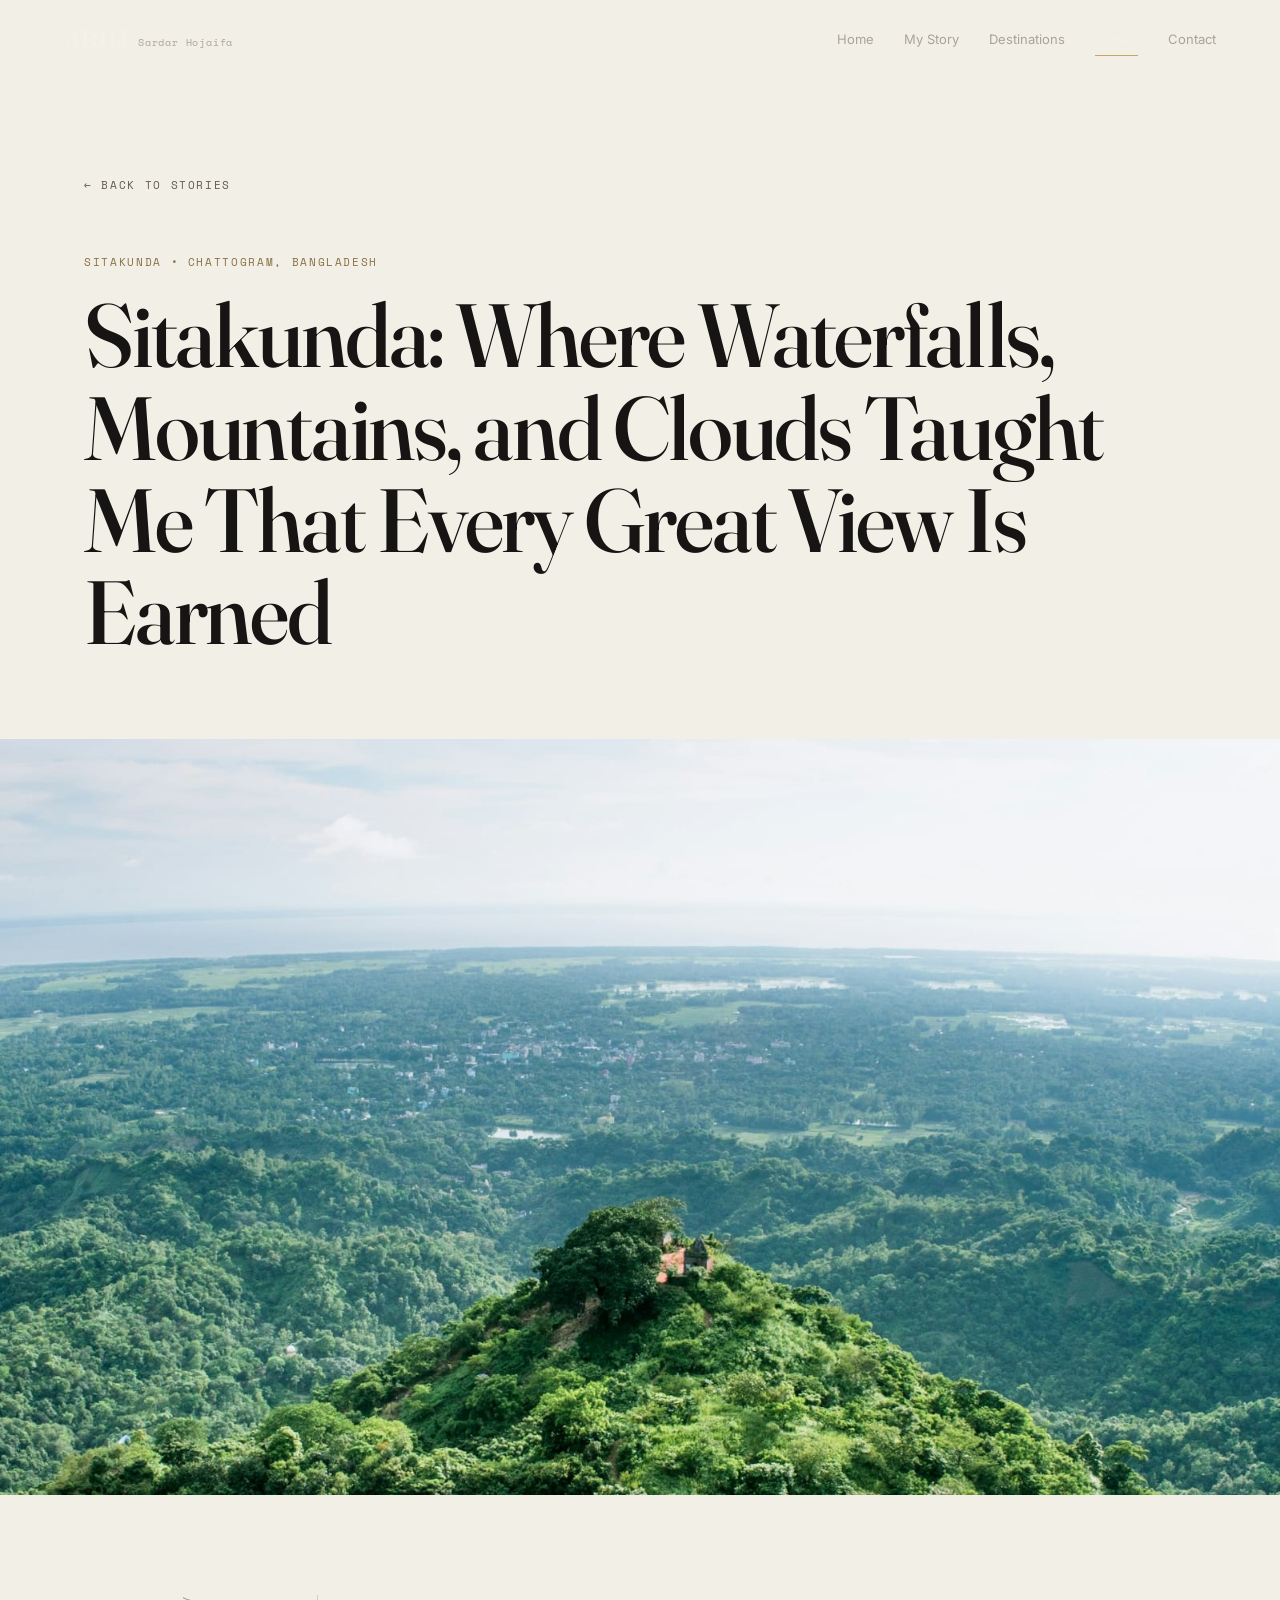
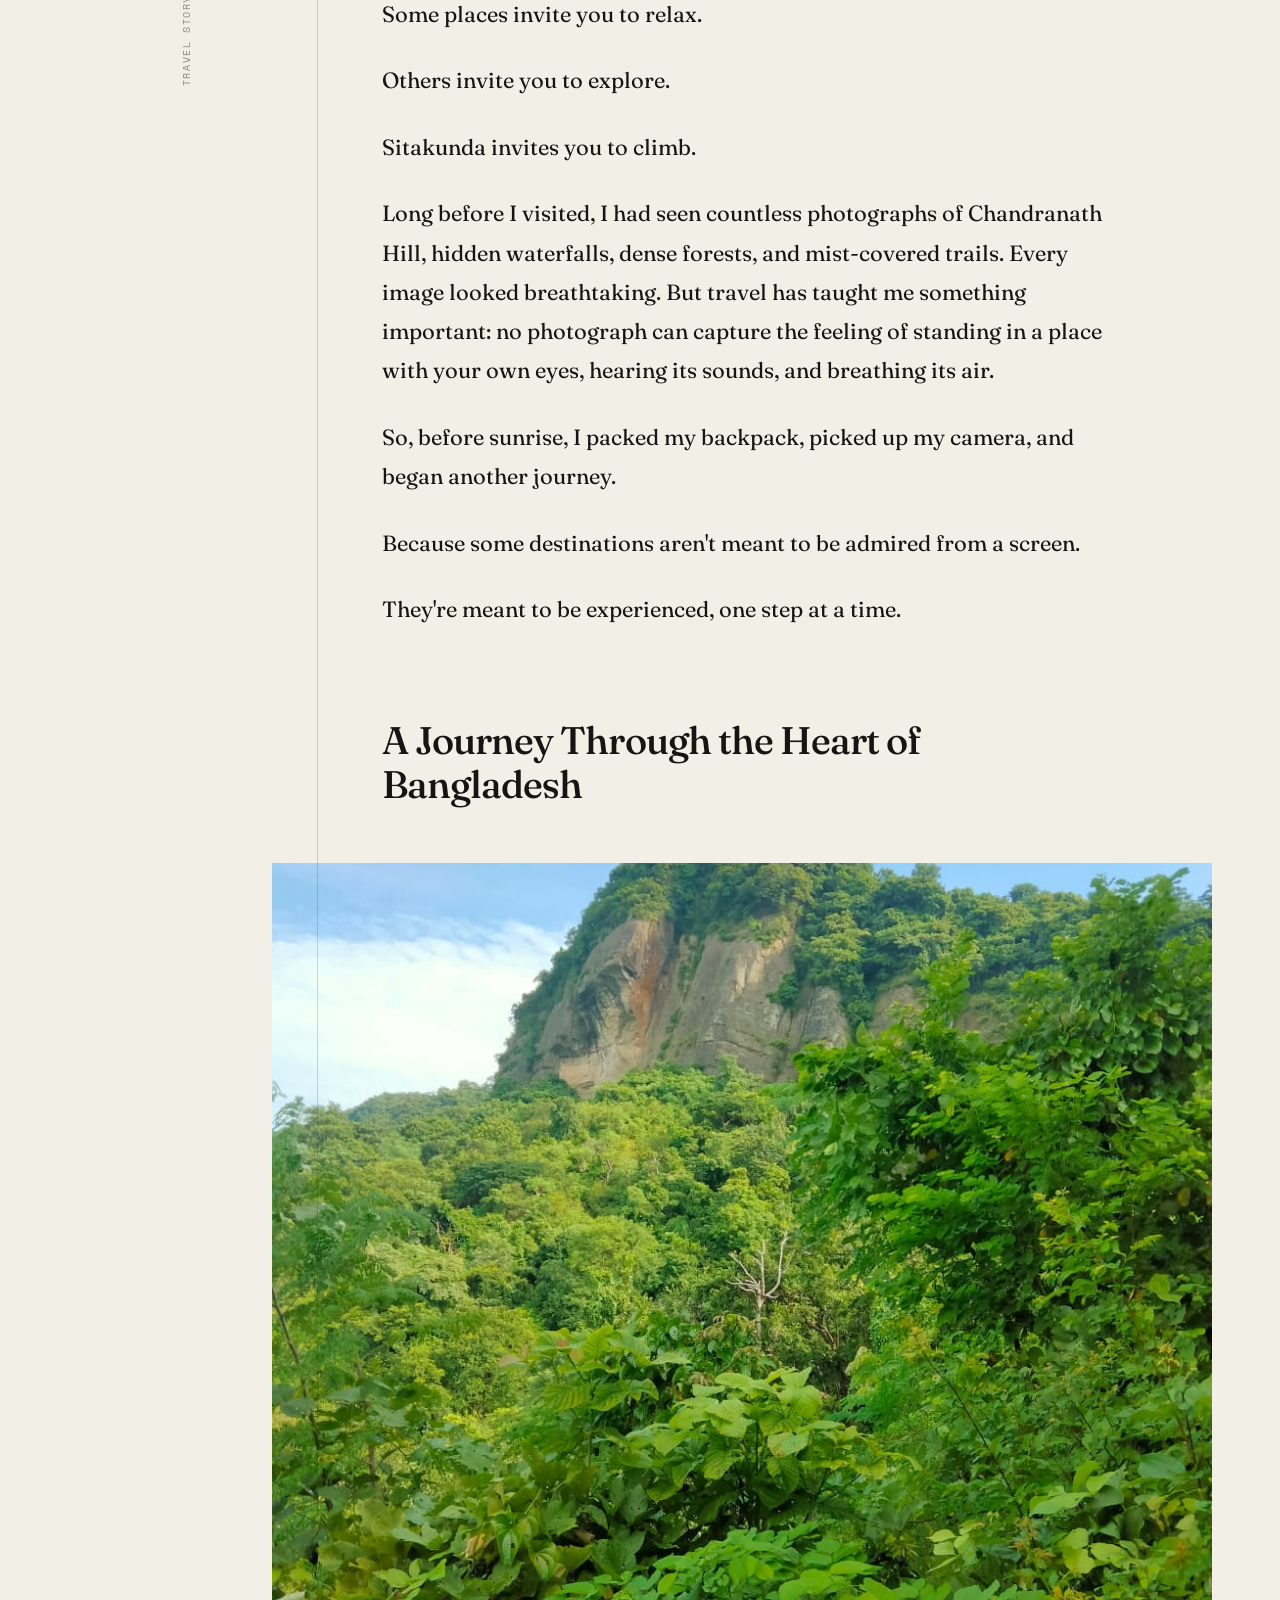
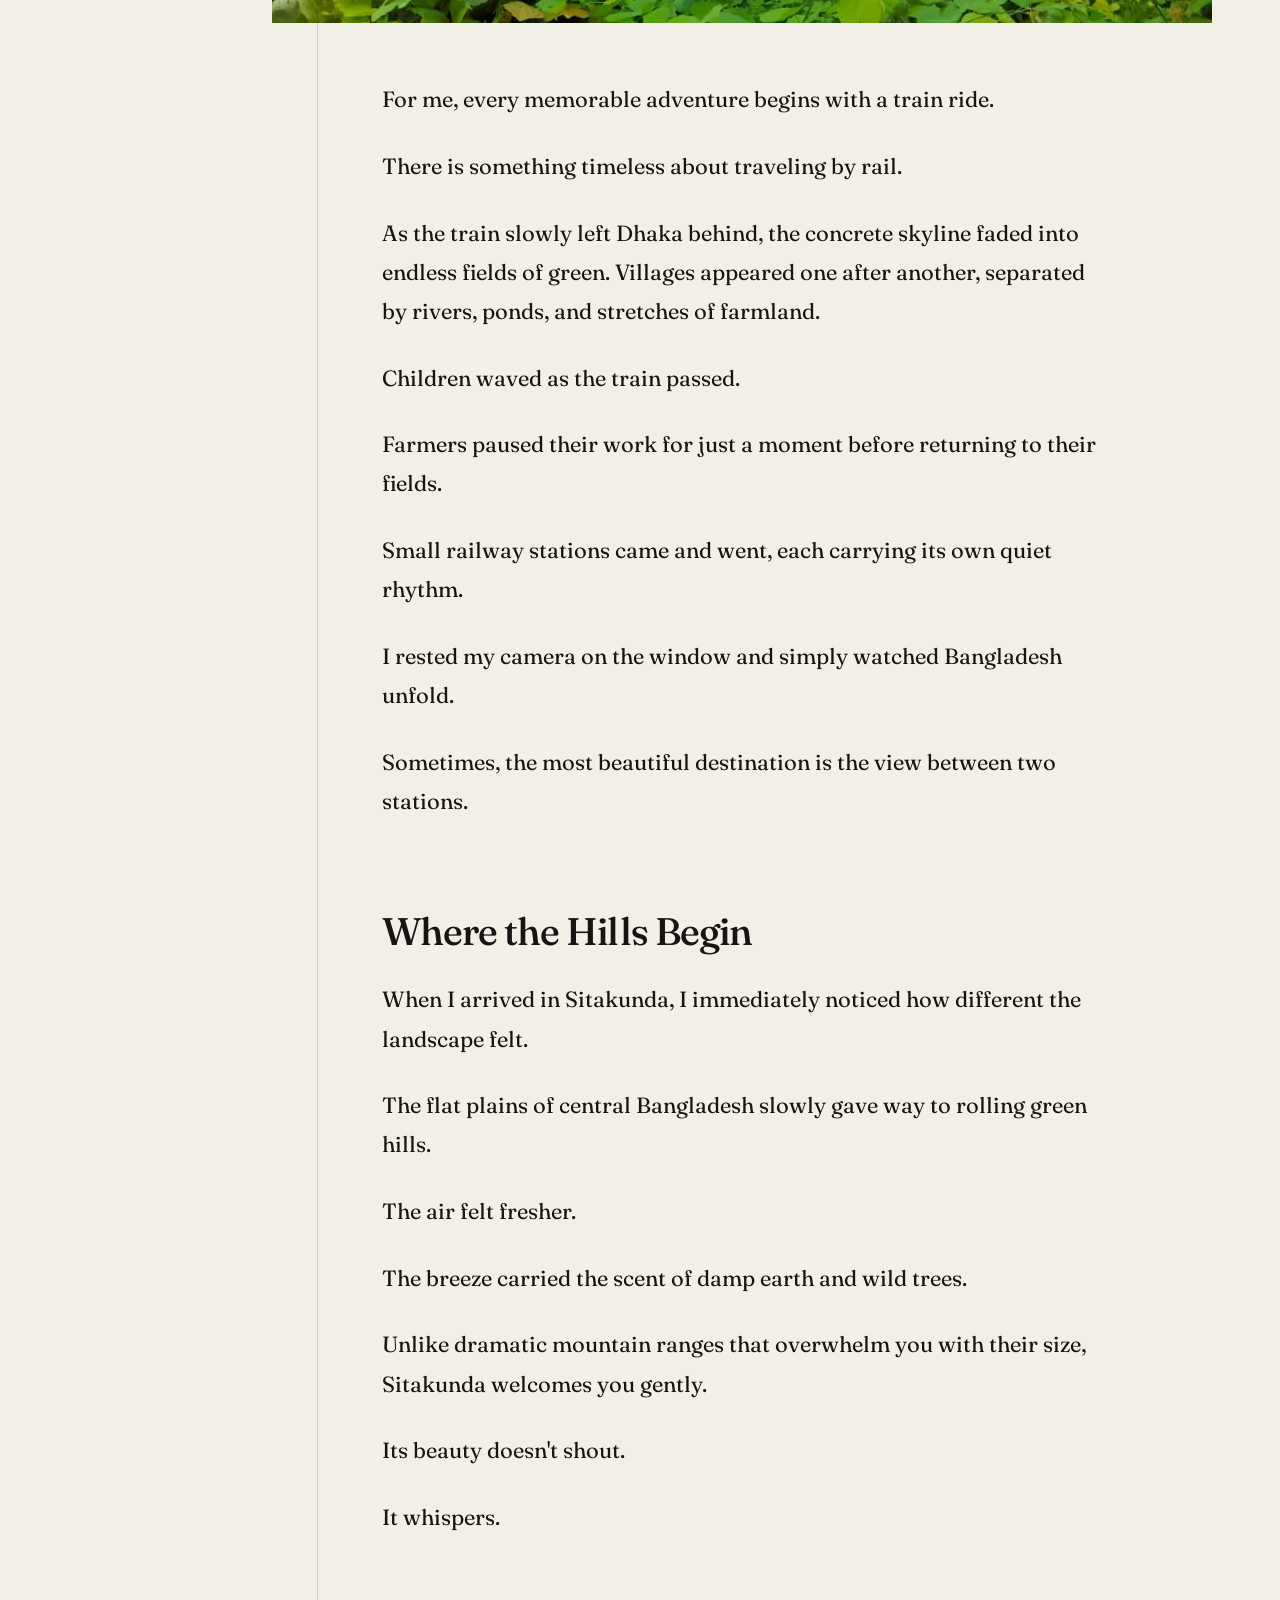
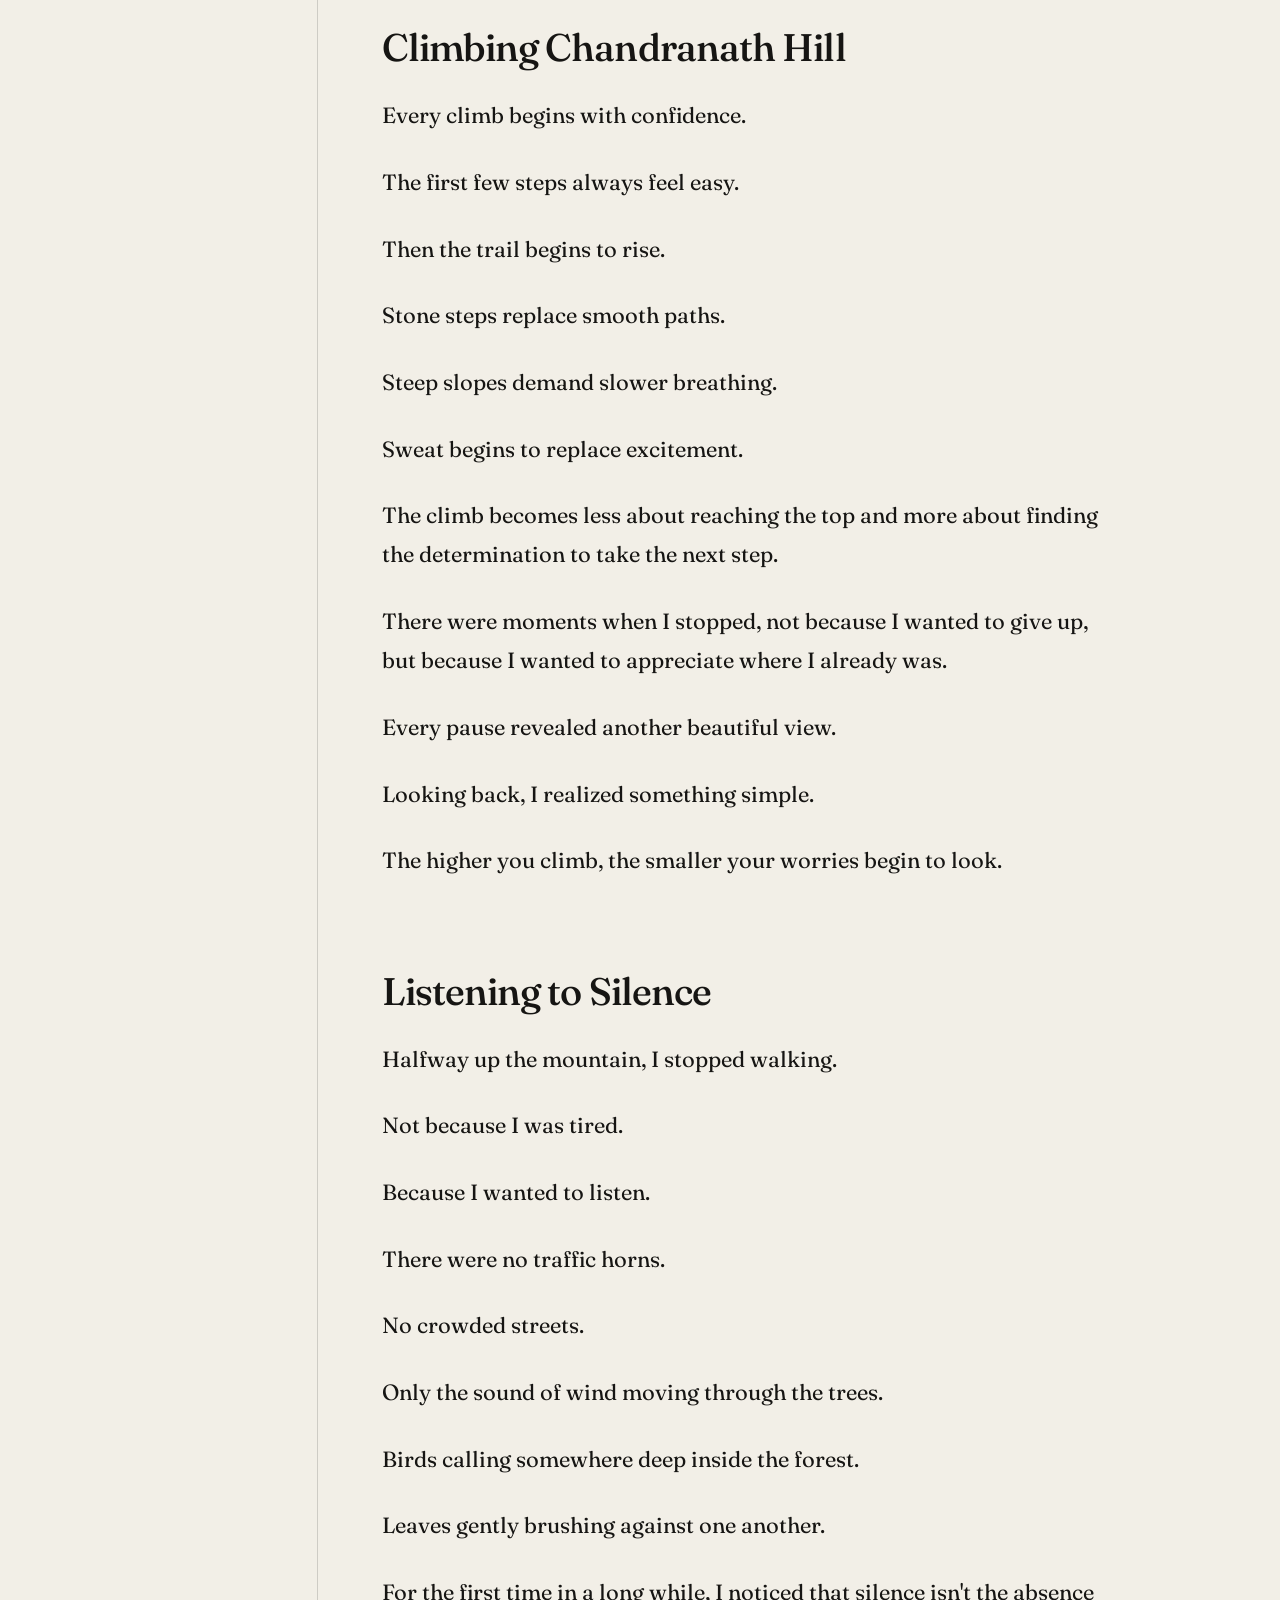
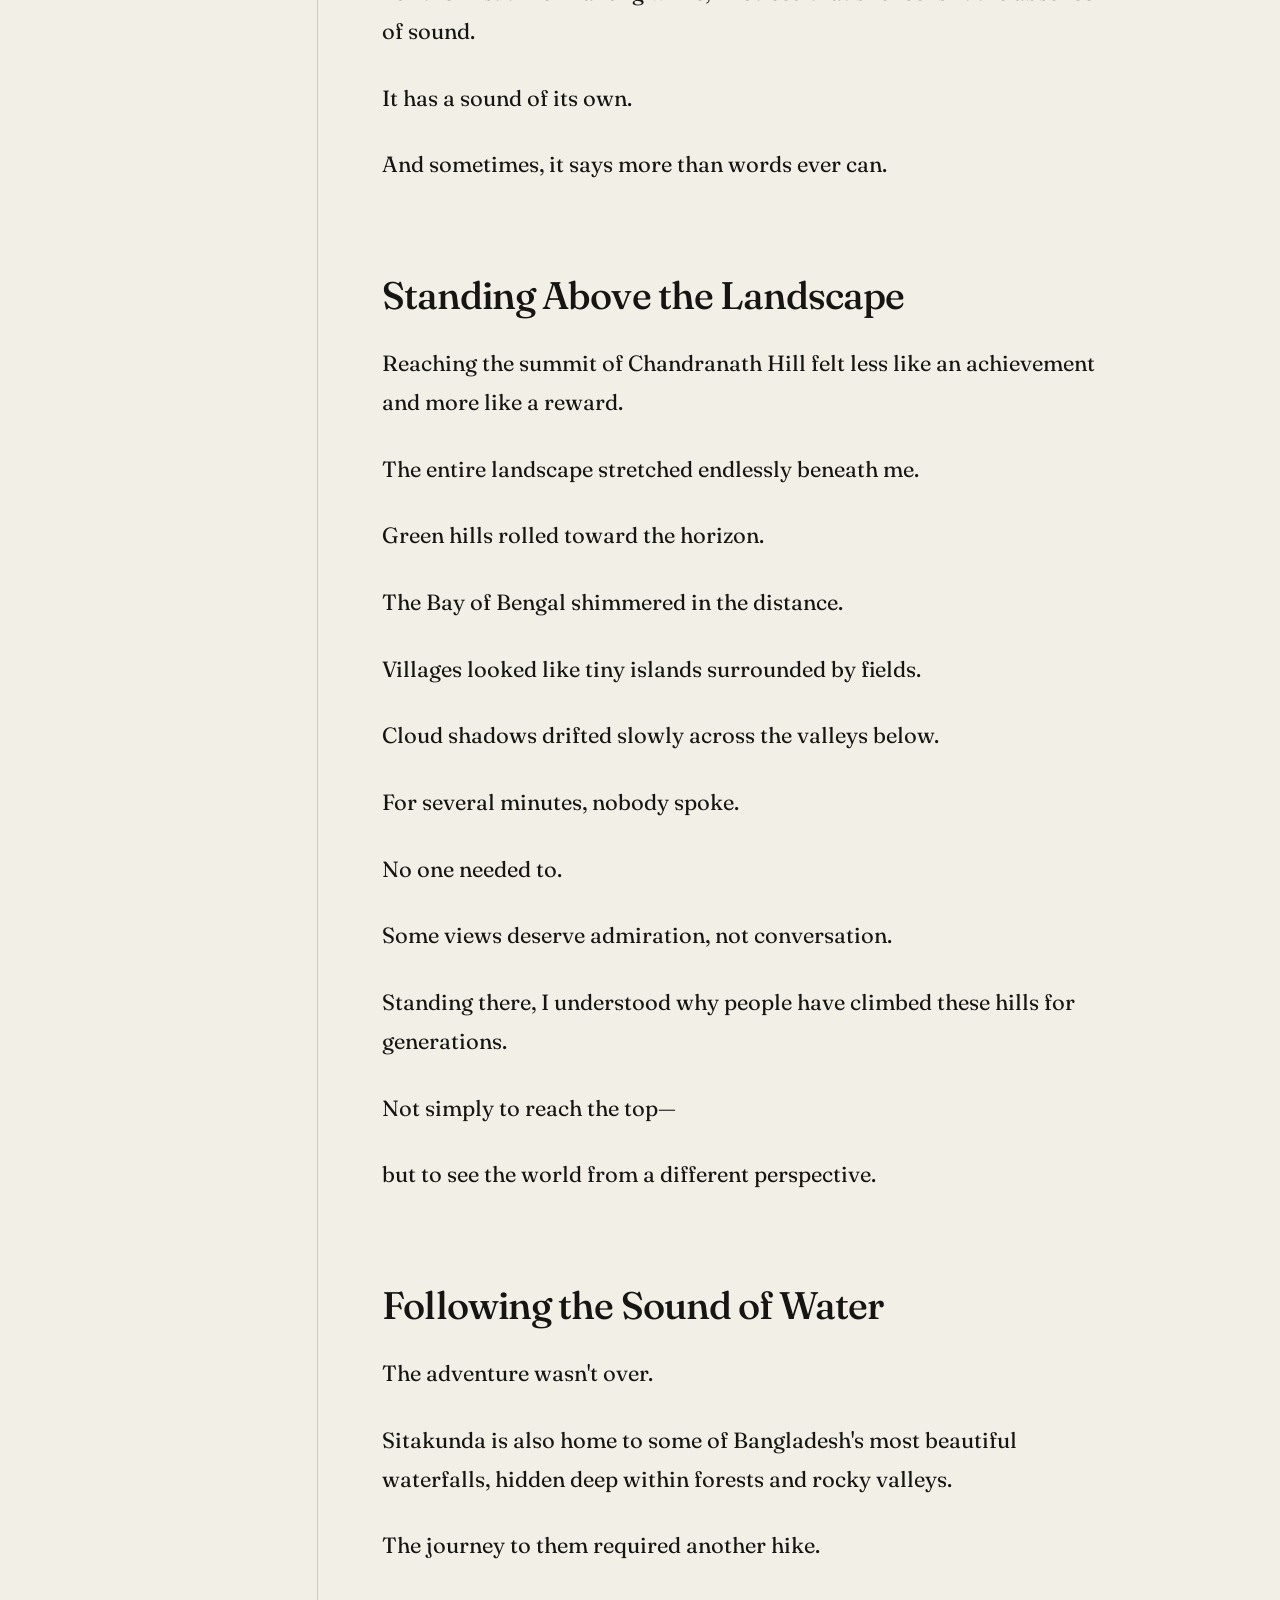
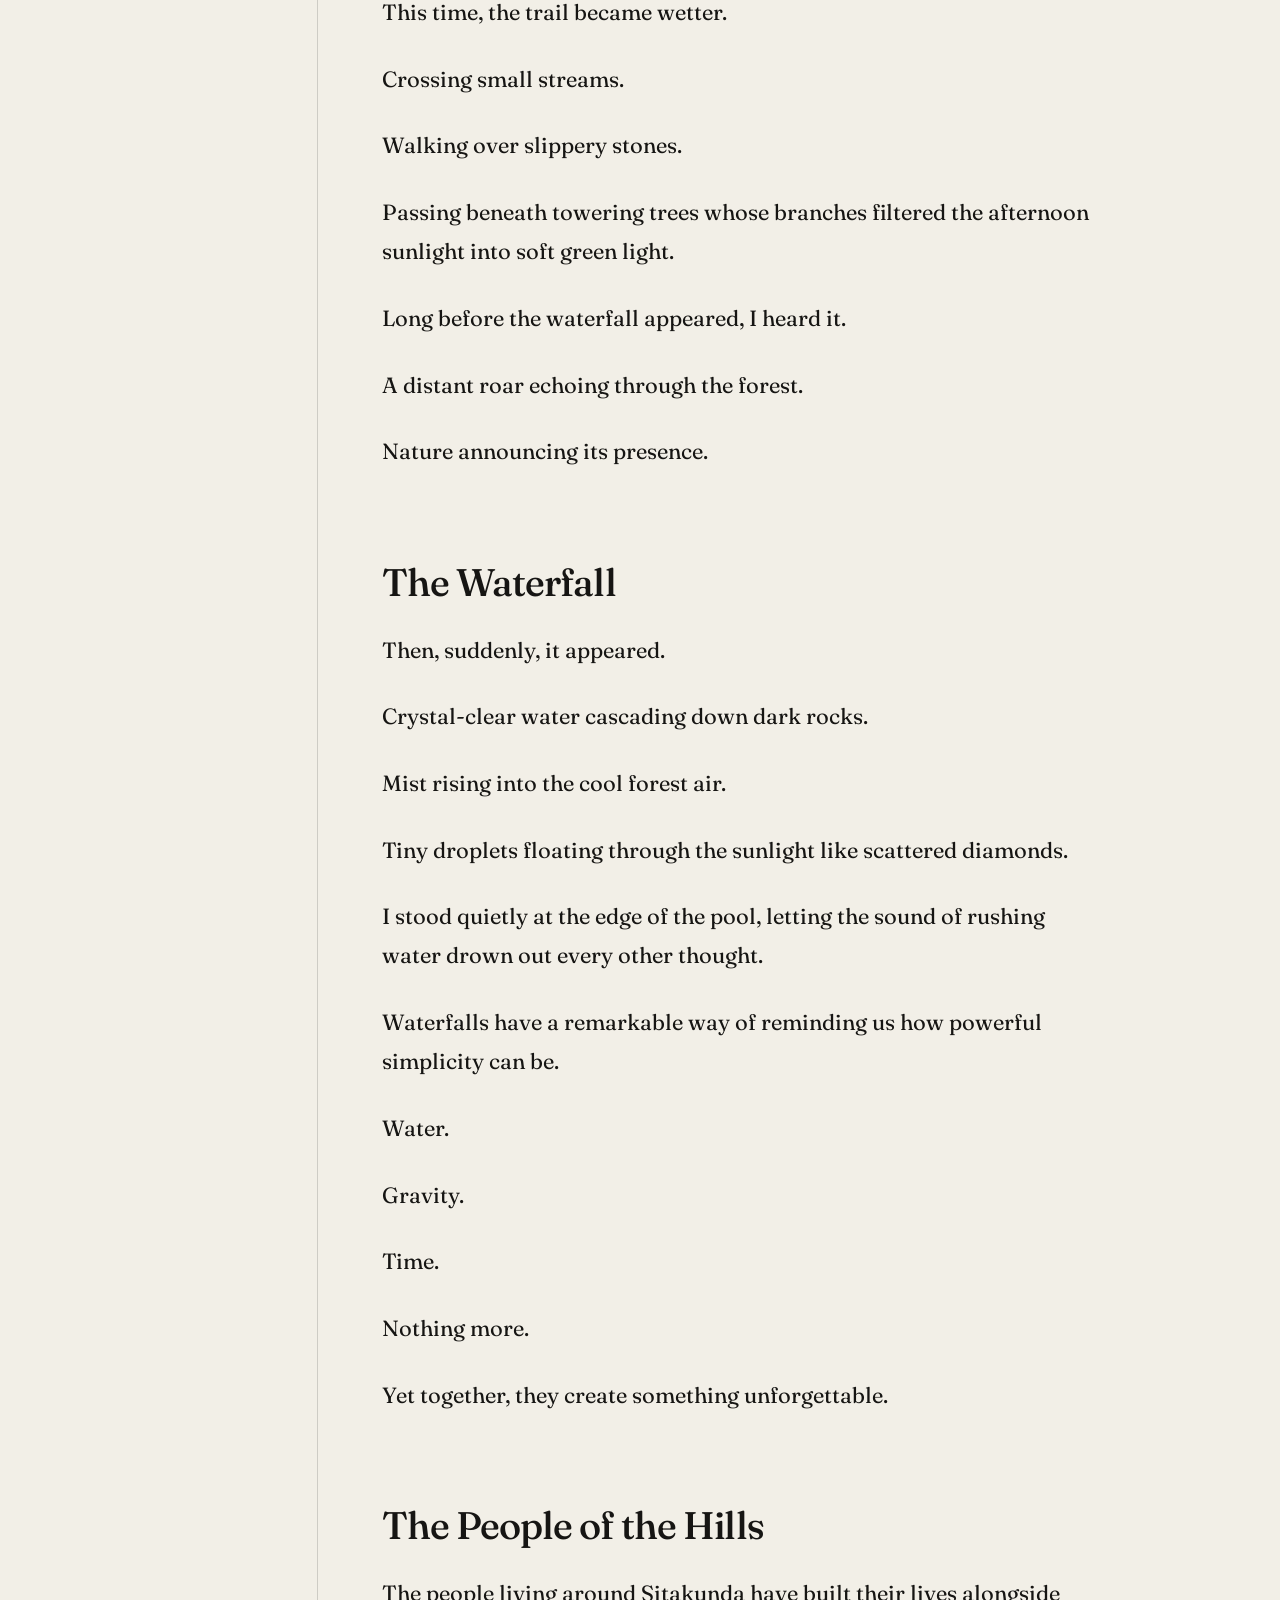
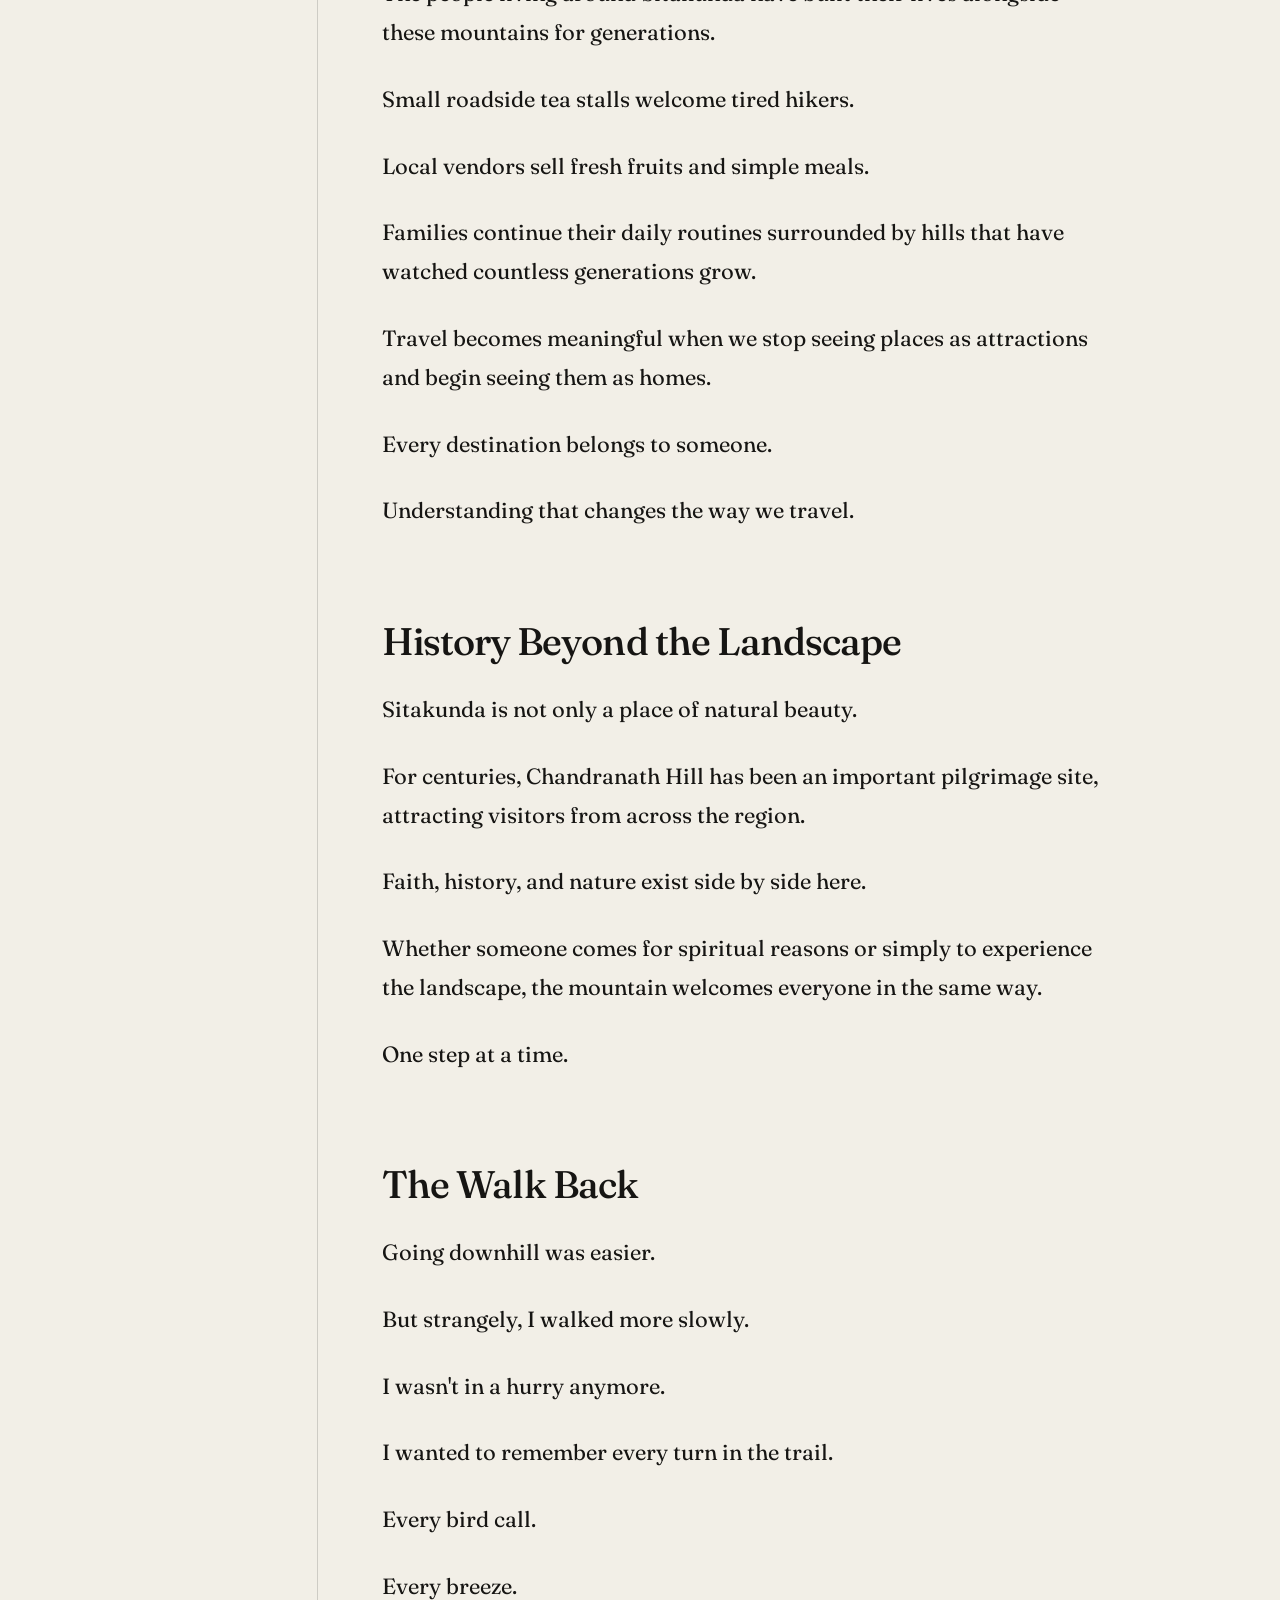
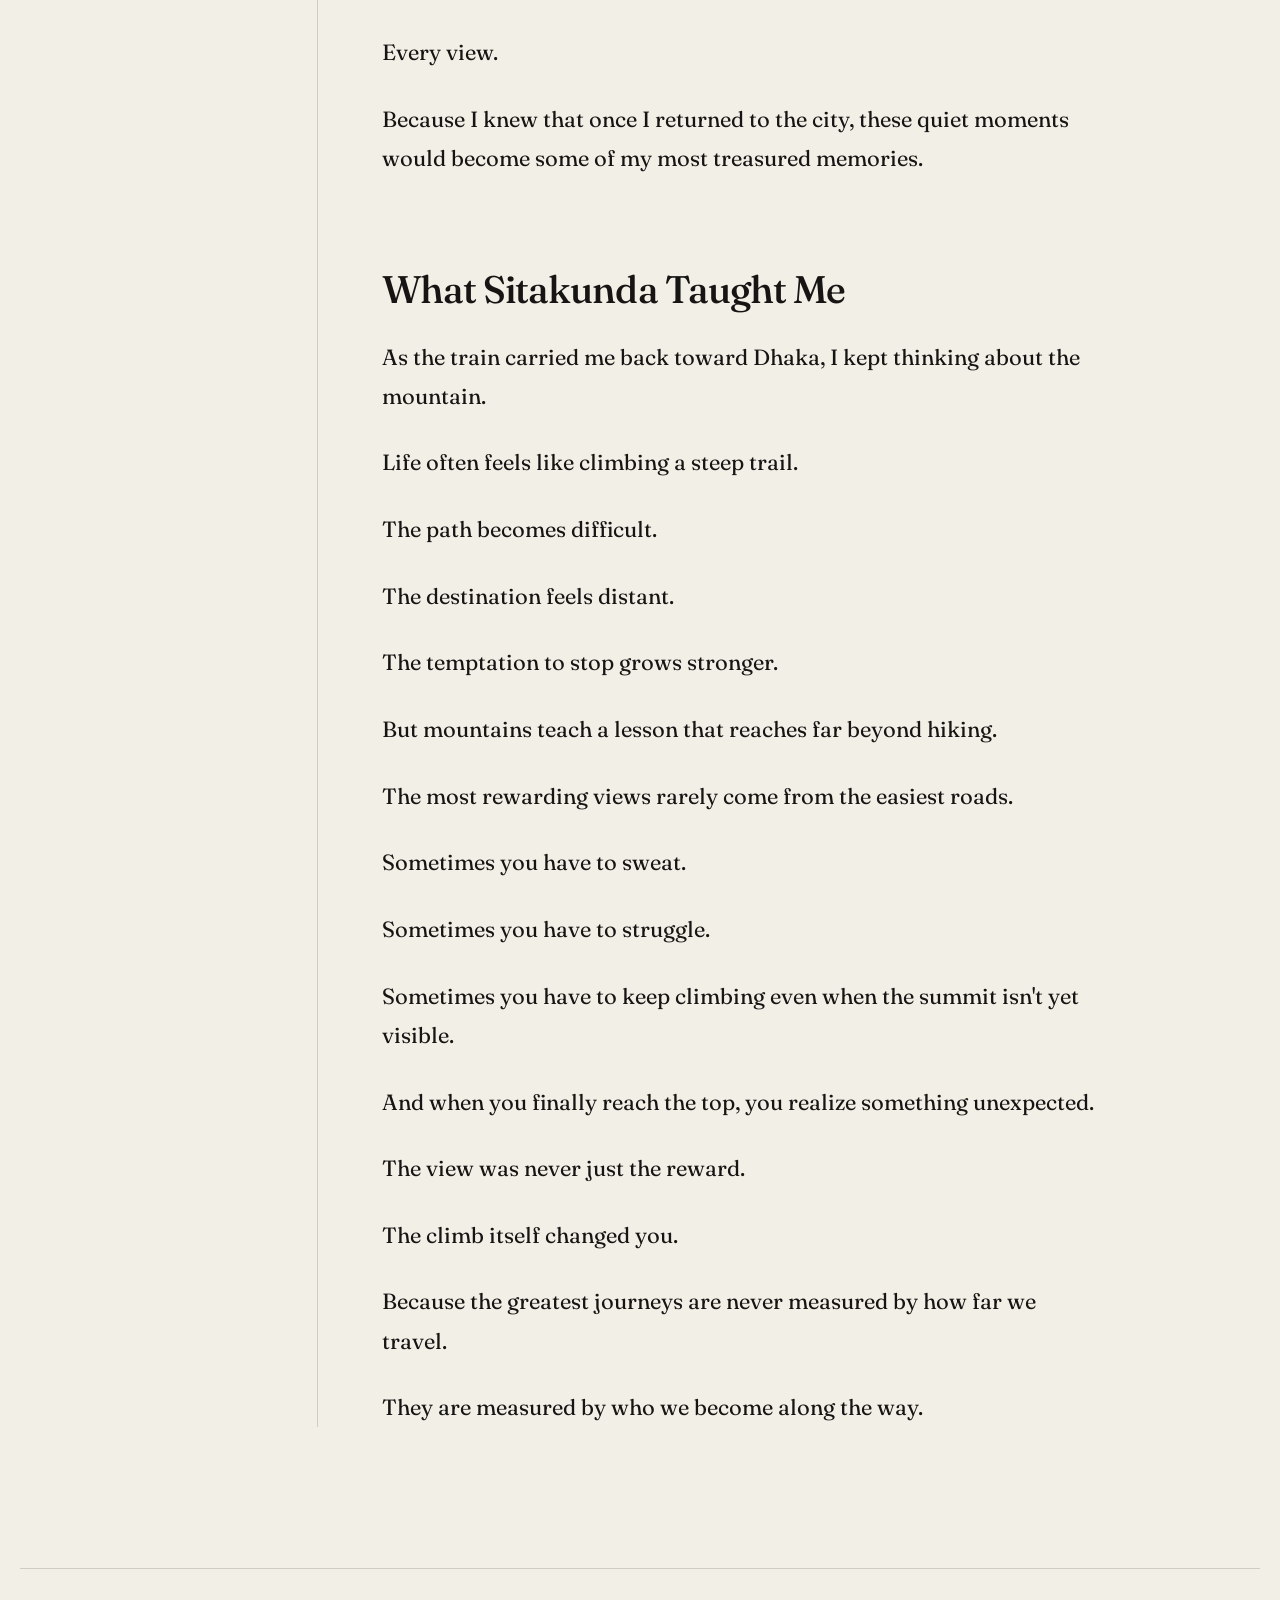
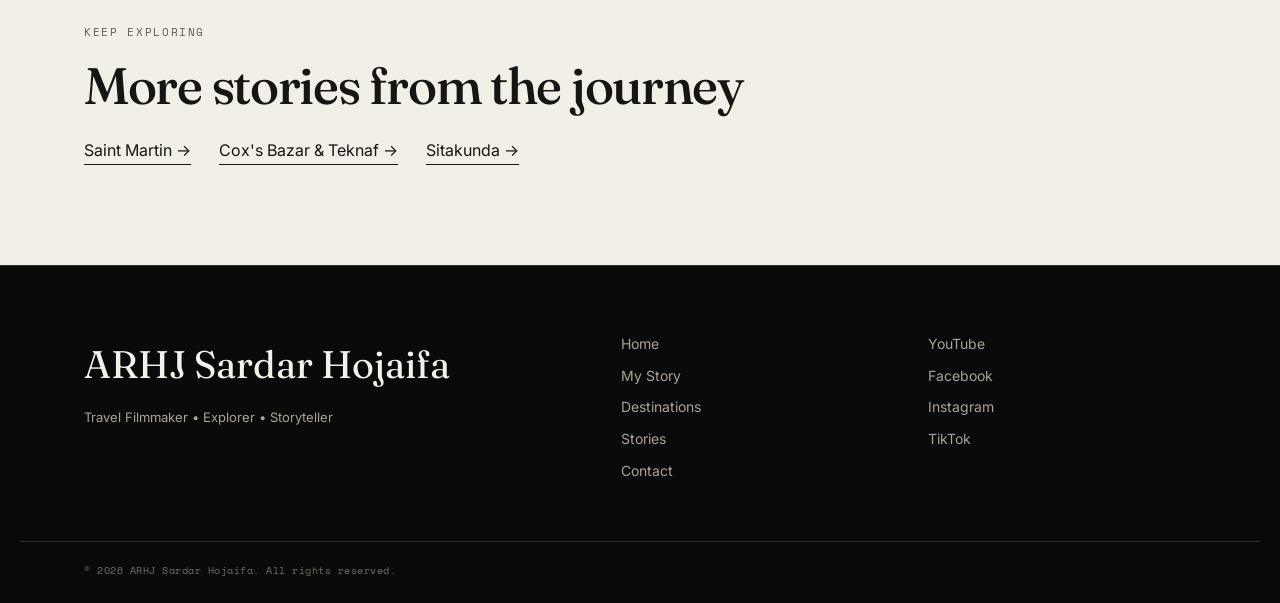
<file: story-sitakunda.html>
<!doctype html>
<html lang="en">
<head>
  <meta charset="utf-8">
  <meta name="viewport" content="width=device-width, initial-scale=1">
  <title>Sitakunda: Where Waterfalls, Mountains, and Clouds Taught Me That Every Great View Is Earned — ARHJ Sardar Hojaifa</title>
  <meta name="description" content="A personal travel story from Sitakunda about climbing, waterfalls, forests, silence and the perspective found along a difficult trail.">
  <link rel="canonical" href="https://arhjsardarhojaifa.github.io/portfolio/story-sitakunda.html">
  <meta property="og:type" content="website">
  <meta property="og:title" content="Sitakunda: Where Waterfalls, Mountains, and Clouds Taught Me That Every Great View Is Earned — ARHJ Sardar Hojaifa">
  <meta property="og:description" content="A personal travel story from Sitakunda about climbing, waterfalls, forests, silence and the perspective found along a difficult trail.">
  <meta property="og:url" content="https://arhjsardarhojaifa.github.io/portfolio/story-sitakunda.html">
  <meta property="og:image" content="https://arhjsardarhojaifa.github.io/portfolio/images/sitakunda-cover.jpg">
  <meta name="twitter:card" content="summary_large_image">
  <meta name="twitter:title" content="Sitakunda: Where Waterfalls, Mountains, and Clouds Taught Me That Every Great View Is Earned — ARHJ Sardar Hojaifa">
  <meta name="twitter:description" content="A personal travel story from Sitakunda about climbing, waterfalls, forests, silence and the perspective found along a difficult trail.">
  <meta name="twitter:image" content="https://arhjsardarhojaifa.github.io/portfolio/images/sitakunda-cover.jpg">
    <meta name="author" content="ARHJ Sardar Hojaifa">
  <meta name="robots" content="index,follow,max-image-preview:large">
  <meta property="og:site_name" content="ARHJ Sardar Hojaifa">
  <link rel="icon" type="image/svg+xml" href="favicon.svg">
  <link rel="preconnect" href="https://fonts.googleapis.com">
  <link rel="preconnect" href="https://fonts.gstatic.com" crossorigin>
  <link href="https://fonts.googleapis.com/css2?family=Fraunces:ital,wght@0,400;0,500;1,400&family=Inter:wght@400;500;600&family=Space+Mono&display=swap" rel="stylesheet">
  <link rel="stylesheet" href="assets/css/style.css">
<script type="application/ld+json">
{
  "@context": "https://schema.org",
  "@graph": [
    {
      "@type": "Person",
      "@id": "https://arhjsardarhojaifa.github.io/portfolio/#person",
      "name": "ARHJ Sardar Hojaifa",
      "url": "https://arhjsardarhojaifa.github.io/portfolio/",
      "image": "https://arhjsardarhojaifa.github.io/portfolio/images/profile.jpg",
      "jobTitle": "Travel Filmmaker • Explorer • Storyteller",
      "description": "A travel explorer, filmmaker and storyteller from Bangladesh documenting places, people, history, culture and stories through a growing journey.",
      "sameAs": [
        "https://youtube.com/@ArhjSardarHojaifa",
        "https://www.facebook.com/ArhjSardarHojaifa2",
        "https://www.facebook.com/ArhjSardarHojaifa",
        "https://www.tiktok.com/@arhjsardarhojaifa",
        "https://www.instagram.com/arhjsardarhojaifa"
      ]
    },
    {
      "@type": "Article",
      "@id": "https://arhjsardarhojaifa.github.io/portfolio/story-sitakunda.html#article",
      "mainEntityOfPage": "https://arhjsardarhojaifa.github.io/portfolio/story-sitakunda.html",
      "headline": "Sitakunda: Where Waterfalls, Mountains, and Clouds Taught Me That Every Great View Is Earned",
      "description": "A personal travel story from Sitakunda about climbing, waterfalls, forests, silence and the perspective found along a difficult trail.",
      "image": [
        "https://arhjsardarhojaifa.github.io/portfolio/images/sitakunda-cover.jpg"
      ],
      "author": {
        "@id": "https://arhjsardarhojaifa.github.io/portfolio/#person"
      },
      "publisher": {
        "@id": "https://arhjsardarhojaifa.github.io/portfolio/#person"
      },
      "articleSection": "Sitakunda, Chattogram, Bangladesh",
      "isPartOf": {
        "@id": "https://arhjsardarhojaifa.github.io/portfolio/#website"
      },
      "inLanguage": "en"
    }
  ]
}
</script>
</head>
<body>
<a class="skip-link" href="#main">Skip to content</a>

<header class="site-header" data-header>
  <a class="brand" href="index.html" aria-label="ARHJ Sardar Hojaifa — Home">
    <span class="brand-name">ARHJ</span>
    <span class="brand-sub">Sardar Hojaifa</span>
  </a>

  <nav class="desktop-nav" aria-label="Primary navigation">
    <a href="index.html">Home</a><a href="my-story.html">My Story</a><a href="destinations.html">Destinations</a><a href="stories.html" aria-current="page">Stories</a><a href="contact.html">Contact</a>
  </nav>

  <button class="menu-toggle" type="button" data-menu-toggle aria-expanded="false" aria-controls="mobile-menu">
    <span class="sr-only">Open menu</span>
    <span></span><span></span>
  </button>
</header>

<div class="mobile-menu" id="mobile-menu" data-mobile-menu hidden>
  <div class="mobile-menu-inner">
    <div class="mobile-menu-top">
      <span class="mobile-menu-label">Navigation</span>
      <button class="menu-close" type="button" data-menu-close aria-label="Close menu">Close</button>
    </div>
    <nav class="mobile-nav" aria-label="Mobile navigation">
      <a href="index.html">Home</a><a href="my-story.html">My Story</a><a href="destinations.html">Destinations</a><a href="stories.html" aria-current="page">Stories</a><a href="contact.html">Contact</a>
    </nav>
    <p class="mobile-menu-foot">Travel Filmmaker • Explorer • Storyteller</p>
  </div>
</div>

<main id="main">
  <article class="story-detail">
    <header class="story-header container">
      <a class="back-link" href="stories.html">← Back to Stories</a>
      <p class="destination-label">Sitakunda • Chattogram, Bangladesh</p>
      <h1>Sitakunda: Where Waterfalls, Mountains, and Clouds Taught Me That Every Great View Is Earned</h1>
    </header>

    <figure class="story-cover">
      <img src="images/sitakunda-cover.jpg" alt="Green hills and distant landscape seen from Sitakunda" width="1599" height="1066" fetchpriority="high">
    </figure>

    <div class="story-reading container">
      <div class="story-rail" aria-hidden="true"><span>Travel Story</span></div>
      <div class="story-prose">
        <p>Some places invite you to relax.</p>
<p>Others invite you to explore.</p>
<p>Sitakunda invites you to climb.</p>
<p>Long before I visited, I had seen countless photographs of Chandranath Hill, hidden waterfalls, dense forests, and mist-covered trails. Every image looked breathtaking. But travel has taught me something important: no photograph can capture the feeling of standing in a place with your own eyes, hearing its sounds, and breathing its air.</p>
<p>So, before sunrise, I packed my backpack, picked up my camera, and began another journey.</p>
<p>Because some destinations aren't meant to be admired from a screen.</p>
<p>They're meant to be experienced, one step at a time.</p>
<h2>A Journey Through the Heart of Bangladesh</h2>

<figure class="story-inline-image">
  <img src="images/sitakunda-01.jpg" alt="A forest-covered rocky hill in Sitakunda" width="960" height="1280" loading="lazy">
</figure>
<p>For me, every memorable adventure begins with a train ride.</p>
<p>There is something timeless about traveling by rail.</p>
<p>As the train slowly left Dhaka behind, the concrete skyline faded into endless fields of green. Villages appeared one after another, separated by rivers, ponds, and stretches of farmland.</p>
<p>Children waved as the train passed.</p>
<p>Farmers paused their work for just a moment before returning to their fields.</p>
<p>Small railway stations came and went, each carrying its own quiet rhythm.</p>
<p>I rested my camera on the window and simply watched Bangladesh unfold.</p>
<p>Sometimes, the most beautiful destination is the view between two stations.</p>
<h2>Where the Hills Begin</h2>
<p>When I arrived in Sitakunda, I immediately noticed how different the landscape felt.</p>
<p>The flat plains of central Bangladesh slowly gave way to rolling green hills.</p>
<p>The air felt fresher.</p>
<p>The breeze carried the scent of damp earth and wild trees.</p>
<p>Unlike dramatic mountain ranges that overwhelm you with their size, Sitakunda welcomes you gently.</p>
<p>Its beauty doesn't shout.</p>
<p>It whispers.</p>
<h2>Climbing Chandranath Hill</h2>
<p>Every climb begins with confidence.</p>
<p>The first few steps always feel easy.</p>
<p>Then the trail begins to rise.</p>
<p>Stone steps replace smooth paths.</p>
<p>Steep slopes demand slower breathing.</p>
<p>Sweat begins to replace excitement.</p>
<p>The climb becomes less about reaching the top and more about finding the determination to take the next step.</p>
<p>There were moments when I stopped, not because I wanted to give up, but because I wanted to appreciate where I already was.</p>
<p>Every pause revealed another beautiful view.</p>
<p>Looking back, I realized something simple.</p>
<p>The higher you climb, the smaller your worries begin to look.</p>
<h2>Listening to Silence</h2>
<p>Halfway up the mountain, I stopped walking.</p>
<p>Not because I was tired.</p>
<p>Because I wanted to listen.</p>
<p>There were no traffic horns.</p>
<p>No crowded streets.</p>
<p>Only the sound of wind moving through the trees.</p>
<p>Birds calling somewhere deep inside the forest.</p>
<p>Leaves gently brushing against one another.</p>
<p>For the first time in a long while, I noticed that silence isn't the absence of sound.</p>
<p>It has a sound of its own.</p>
<p>And sometimes, it says more than words ever can.</p>
<h2>Standing Above the Landscape</h2>
<p>Reaching the summit of Chandranath Hill felt less like an achievement and more like a reward.</p>
<p>The entire landscape stretched endlessly beneath me.</p>
<p>Green hills rolled toward the horizon.</p>
<p>The Bay of Bengal shimmered in the distance.</p>
<p>Villages looked like tiny islands surrounded by fields.</p>
<p>Cloud shadows drifted slowly across the valleys below.</p>
<p>For several minutes, nobody spoke.</p>
<p>No one needed to.</p>
<p>Some views deserve admiration, not conversation.</p>
<p>Standing there, I understood why people have climbed these hills for generations.</p>
<p>Not simply to reach the top—</p>
<p>but to see the world from a different perspective.</p>
<h2>Following the Sound of Water</h2>
<p>The adventure wasn't over.</p>
<p>Sitakunda is also home to some of Bangladesh's most beautiful waterfalls, hidden deep within forests and rocky valleys.</p>
<p>The journey to them required another hike.</p>
<p>This time, the trail became wetter.</p>
<p>Crossing small streams.</p>
<p>Walking over slippery stones.</p>
<p>Passing beneath towering trees whose branches filtered the afternoon sunlight into soft green light.</p>
<p>Long before the waterfall appeared, I heard it.</p>
<p>A distant roar echoing through the forest.</p>
<p>Nature announcing its presence.</p>
<h2>The Waterfall</h2>
<p>Then, suddenly, it appeared.</p>
<p>Crystal-clear water cascading down dark rocks.</p>
<p>Mist rising into the cool forest air.</p>
<p>Tiny droplets floating through the sunlight like scattered diamonds.</p>
<p>I stood quietly at the edge of the pool, letting the sound of rushing water drown out every other thought.</p>
<p>Waterfalls have a remarkable way of reminding us how powerful simplicity can be.</p>
<p>Water.</p>
<p>Gravity.</p>
<p>Time.</p>
<p>Nothing more.</p>
<p>Yet together, they create something unforgettable.</p>
<h2>The People of the Hills</h2>
<p>The people living around Sitakunda have built their lives alongside these mountains for generations.</p>
<p>Small roadside tea stalls welcome tired hikers.</p>
<p>Local vendors sell fresh fruits and simple meals.</p>
<p>Families continue their daily routines surrounded by hills that have watched countless generations grow.</p>
<p>Travel becomes meaningful when we stop seeing places as attractions and begin seeing them as homes.</p>
<p>Every destination belongs to someone.</p>
<p>Understanding that changes the way we travel.</p>
<h2>History Beyond the Landscape</h2>
<p>Sitakunda is not only a place of natural beauty.</p>
<p>For centuries, Chandranath Hill has been an important pilgrimage site, attracting visitors from across the region.</p>
<p>Faith, history, and nature exist side by side here.</p>
<p>Whether someone comes for spiritual reasons or simply to experience the landscape, the mountain welcomes everyone in the same way.</p>
<p>One step at a time.</p>
<h2>The Walk Back</h2>
<p>Going downhill was easier.</p>
<p>But strangely, I walked more slowly.</p>
<p>I wasn't in a hurry anymore.</p>
<p>I wanted to remember every turn in the trail.</p>
<p>Every bird call.</p>
<p>Every breeze.</p>
<p>Every view.</p>
<p>Because I knew that once I returned to the city, these quiet moments would become some of my most treasured memories.</p>
<h2>What Sitakunda Taught Me</h2>
<p>As the train carried me back toward Dhaka, I kept thinking about the mountain.</p>
<p>Life often feels like climbing a steep trail.</p>
<p>The path becomes difficult.</p>
<p>The destination feels distant.</p>
<p>The temptation to stop grows stronger.</p>
<p>But mountains teach a lesson that reaches far beyond hiking.</p>
<p>The most rewarding views rarely come from the easiest roads.</p>
<p>Sometimes you have to sweat.</p>
<p>Sometimes you have to struggle.</p>
<p>Sometimes you have to keep climbing even when the summit isn't yet visible.</p>
<p>And when you finally reach the top, you realize something unexpected.</p>
<p>The view was never just the reward.</p>
<p>The climb itself changed you.</p>
<p>Because the greatest journeys are never measured by how far we travel.</p>
<p>They are measured by who we become along the way.</p>
      </div>
    </div>

    <section class="related-stories container">
      <p class="eyebrow">Keep exploring</p>
      <h2>More stories from the journey</h2>
      <div class="inline-links">
        <a href="story-saint-martin.html">Saint Martin →</a>
        <a href="story-coxs-bazar.html">Cox's Bazar & Teknaf →</a>
        <a href="story-sitakunda.html">Sitakunda →</a>
      </div>
    </section>
  </article>
</main>

<footer class="site-footer">
  <div class="container footer-grid">
    <div>
      <a class="footer-name" href="index.html">ARHJ Sardar Hojaifa</a>
      <p class="footer-title">Travel Filmmaker • Explorer • Storyteller</p>
    </div>
    <nav class="footer-links" aria-label="Footer navigation">
      <a href="index.html">Home</a>
      <a href="my-story.html">My Story</a>
      <a href="destinations.html">Destinations</a>
      <a href="stories.html">Stories</a>
      <a href="contact.html">Contact</a>
    </nav>
    <div class="footer-social">
      <a href="#" data-social="youtube">YouTube</a>
      <a href="#" data-social="facebookPage">Facebook</a>
      <a href="#" data-social="instagram">Instagram</a>
      <a href="#" data-social="tiktok">TikTok</a>
    </div>
  </div>
  <div class="container footer-bottom">
    <p>© <span data-year>2026</span> ARHJ Sardar Hojaifa. All rights reserved.</p>
  </div>
</footer>

<script src="assets/js/config.js"></script>
<script src="assets/js/main.js"></script>
</body>
</html>
</file>
<file: assets/css/style.css>
/* ============================================================
   ARHJ SARDAR HOJAIFA — TRAVEL PORTFOLIO
   Static, GitHub Pages friendly, cinematic editorial design.
   ============================================================ */

:root {
  --bg: #0a0a0a;
  --bg-soft: #11110f;
  --paper: #f2efe7;
  --paper-deep: #e8e2d7;
  --ink: #f4f1e9;
  --ink-dim: #aaa397;
  --ink-dark: #161513;
  --ink-dark-dim: #5f5a52;
  --line: rgba(244, 241, 233, 0.16);
  --line-dark: rgba(22, 21, 19, 0.16);
  --gold: #c6a567;
  --max: 1240px;
  --reading: 720px;
  --gutter: clamp(20px, 5vw, 72px);
  --font-display: "Fraunces", "Iowan Old Style", Georgia, serif;
  --font-body: "Inter", -apple-system, BlinkMacSystemFont, "Segoe UI", sans-serif;
  --font-mono: "Space Mono", ui-monospace, monospace;
}

*,
*::before,
*::after { box-sizing: border-box; }

html { scroll-behavior: smooth; }

body {
  margin: 0;
  background: var(--bg);
  color: var(--ink);
  font-family: var(--font-body);
  font-size: 16px;
  line-height: 1.7;
  -webkit-font-smoothing: antialiased;
}

img { display: block; max-width: 100%; }
a { color: inherit; text-decoration: none; }
button { font: inherit; }
h1, h2, h3, p, figure { margin: 0; }
ul { margin: 0; padding: 0; list-style: none; }

::selection { background: var(--gold); color: var(--ink-dark); }

.sr-only {
  position: absolute !important;
  width: 1px; height: 1px;
  padding: 0; margin: -1px;
  overflow: hidden; clip: rect(0,0,0,0);
  white-space: nowrap; border: 0;
}

.skip-link {
  position: fixed;
  left: 16px;
  top: -80px;
  z-index: 200;
  background: var(--paper);
  color: var(--ink-dark);
  padding: 10px 14px;
}
.skip-link:focus { top: 16px; }

:focus-visible {
  outline: 2px solid var(--gold);
  outline-offset: 4px;
}

.container {
  width: min(100%, var(--max));
  margin-inline: auto;
  padding-inline: var(--gutter);
}

.section {
  padding-block: clamp(78px, 10vw, 150px);
}

.eyebrow,
.destination-label,
.back-link,
.mobile-menu-label {
  font-family: var(--font-mono);
  font-size: 11px;
  letter-spacing: .15em;
  text-transform: uppercase;
}

.eyebrow { color: var(--ink-dark-dim); margin-bottom: 18px; }
.eyebrow.light { color: rgba(244,241,233,.68); }

h1, h2, h3 {
  font-family: var(--font-display);
  font-weight: 500;
  line-height: 1.03;
  letter-spacing: -.025em;
}

h2 { font-size: clamp(36px, 5.2vw, 70px); }
h3 { font-size: clamp(24px, 2.8vw, 38px); }

.text-link {
  display: inline-flex;
  gap: 8px;
  align-items: center;
  margin-top: 26px;
  font-weight: 600;
  border-bottom: 1px solid currentColor;
  padding-bottom: 3px;
}
.text-link:hover { color: var(--gold); }

.button-row {
  display: flex;
  flex-wrap: wrap;
  gap: 12px;
  margin-top: 34px;
}

.button {
  display: inline-flex;
  min-height: 48px;
  align-items: center;
  justify-content: center;
  padding: 12px 18px;
  border: 1px solid transparent;
  font-size: 14px;
  font-weight: 600;
  transition: transform .2s ease, background .2s ease, color .2s ease, border-color .2s ease;
}
.button:hover { transform: translateY(-2px); }
.button-primary { background: var(--paper); color: var(--ink-dark); }
.button-primary:hover { background: var(--gold); }
.button-ghost { color: var(--ink); border-color: rgba(244,241,233,.48); }
.button-ghost:hover { border-color: var(--paper); }
.button-dark { background: var(--ink-dark); color: var(--paper); margin-top: 28px; }
.button-dark:hover { background: #28251f; }

/* Header */
.site-header {
  position: fixed;
  inset: 0 0 auto;
  z-index: 100;
  height: 78px;
  padding-inline: var(--gutter);
  display: flex;
  align-items: center;
  justify-content: space-between;
  transition: background .25s ease, border-color .25s ease;
}
.site-header.is-scrolled {
  background: rgba(10,10,10,.9);
  backdrop-filter: blur(12px);
  border-bottom: 1px solid var(--line);
}
.brand {
  display: inline-flex;
  align-items: baseline;
  gap: 10px;
}
.brand-name {
  font-family: var(--font-display);
  font-size: 23px;
  font-weight: 500;
}
.brand-sub {
  font-family: var(--font-mono);
  font-size: 10px;
  letter-spacing: .08em;
  color: var(--ink-dim);
}
.desktop-nav { display: flex; gap: 30px; align-items: center; }
.desktop-nav a {
  font-size: 13px;
  color: var(--ink-dim);
  position: relative;
  padding-block: 6px;
}
.desktop-nav a:hover,
.desktop-nav a[aria-current="page"] { color: var(--ink); }
.desktop-nav a[aria-current="page"]::after {
  content: "";
  position: absolute;
  left: 0; right: 0; bottom: 0;
  height: 1px;
  background: var(--gold);
}

.menu-toggle {
  display: none;
  width: 44px; height: 44px;
  background: transparent;
  border: 1px solid var(--line);
  color: var(--ink);
  align-items: center;
  justify-content: center;
  flex-direction: column;
  gap: 6px;
}
.menu-toggle span:not(.sr-only) { width: 18px; height: 1px; background: currentColor; }

.mobile-menu {
  position: fixed;
  inset: 0;
  z-index: 130;
  background: rgba(0,0,0,.55);
}
.mobile-menu-inner {
  width: min(88vw, 520px);
  min-height: 100%;
  margin-left: auto;
  padding: 26px;
  background: var(--paper);
  color: var(--ink-dark);
  display: flex;
  flex-direction: column;
}
.mobile-menu-top { display: flex; justify-content: space-between; align-items: center; }
.menu-close {
  border: 0;
  background: transparent;
  color: inherit;
  cursor: pointer;
}
.mobile-nav {
  display: flex;
  flex-direction: column;
  margin-top: 72px;
}
.mobile-nav a {
  padding: 13px 0;
  font-family: var(--font-display);
  font-size: clamp(36px, 10vw, 56px);
  line-height: 1;
  border-bottom: 1px solid var(--line-dark);
}
.mobile-nav a[aria-current="page"] { color: #8a7044; }
.mobile-menu-foot { margin-top: auto; font-size: 12px; color: var(--ink-dark-dim); }
body.menu-open { overflow: hidden; }

/* Hero */
.hero {
  min-height: 100svh;
  position: relative;
  display: flex;
  align-items: flex-end;
  background: #111;
  overflow: hidden;
}
.hero-image {
  position: absolute;
  inset: 0;
  width: 100%; height: 100%;
  object-fit: cover;
  object-position: center;
}
.hero-overlay {
  position: absolute;
  inset: 0;
  background:
    linear-gradient(180deg, rgba(0,0,0,.12), rgba(0,0,0,.18) 44%, rgba(0,0,0,.82) 100%),
    linear-gradient(90deg, rgba(0,0,0,.34), transparent 70%);
}
.hero-content {
  position: relative;
  z-index: 2;
  padding-bottom: clamp(56px, 9vw, 108px);
}
.hero h1 {
  max-width: 920px;
  font-size: clamp(52px, 9.5vw, 132px);
  color: var(--ink);
}
.hero-role {
  margin-top: 18px;
  font-family: var(--font-mono);
  font-size: clamp(12px, 1.3vw, 16px);
  letter-spacing: .09em;
}
.hero-tagline {
  margin-top: 20px;
  max-width: 620px;
  color: rgba(244,241,233,.78);
  font-size: clamp(17px, 1.7vw, 21px);
}

/* Light editorial homepage sections */
.intro-section,
.explore-section,
.stories-preview,
.faq-home {
  background: var(--paper);
  color: var(--ink-dark);
}
.split-intro {
  display: grid;
  grid-template-columns: minmax(0, .9fr) minmax(0, 1.1fr);
  gap: clamp(48px, 9vw, 140px);
}
.split-intro h2 { max-width: 8ch; }
.intro-copy {
  max-width: 680px;
  color: var(--ink-dark-dim);
  font-size: clamp(17px, 1.6vw, 20px);
}
.intro-copy p + p { margin-top: 18px; }

.section-heading-row {
  display: flex;
  justify-content: space-between;
  align-items: end;
  gap: 32px;
  margin-bottom: clamp(48px, 7vw, 82px);
}
.section-note {
  max-width: 430px;
  color: var(--ink-dark-dim);
}
.explore-grid {
  border-top: 1px solid var(--line-dark);
}
.explore-grid article {
  display: grid;
  grid-template-columns: 70px minmax(220px,.8fr) minmax(0,1fr);
  gap: 24px;
  align-items: baseline;
  padding: 30px 0;
  border-bottom: 1px solid var(--line-dark);
}
.explore-number {
  font-family: var(--font-mono);
  font-size: 11px;
  color: #8b8378;
}
.explore-grid h3 { font-size: clamp(23px, 2.6vw, 34px); }
.explore-grid p { color: var(--ink-dark-dim); max-width: 520px; }

/* Featured journey */
.featured-journey { background: var(--bg); }
.featured-journey .eyebrow { color: var(--ink-dim); }
.featured-grid {
  display: grid;
  grid-template-columns: 1.2fr .8fr;
  gap: clamp(36px, 6vw, 80px);
  align-items: center;
}
.featured-image-link { overflow: hidden; }
.featured-image-link img {
  width: 100%;
  aspect-ratio: 4 / 3;
  object-fit: cover;
  transition: transform .6s ease;
}
.featured-image-link:hover img { transform: scale(1.02); }
.destination-label { color: var(--gold); margin-bottom: 18px; }
.featured-copy h2 { font-size: clamp(38px, 5vw, 66px); }
.featured-copy > p:not(.destination-label) { color: var(--ink-dim); margin-top: 24px; }

/* Story cards */
.story-grid {
  display: grid;
  grid-template-columns: repeat(3, 1fr);
  gap: clamp(24px, 3.4vw, 46px);
}
.story-card > a:first-child { display: block; overflow: hidden; margin-bottom: 22px; }
.story-card img {
  width: 100%;
  aspect-ratio: 4 / 3;
  object-fit: cover;
  transition: transform .45s ease;
}
.story-card:hover img { transform: scale(1.025); }
.story-card .destination-label { color: #8a7044; }
.story-card h3 { font-size: clamp(25px, 2.4vw, 34px); }
.story-card > p:not(.destination-label) { color: var(--ink-dark-dim); margin-top: 14px; }
.story-card .text-link { margin-top: 18px; font-size: 14px; }
.mobile-only { display: none; }

/* Destination teaser */
.destinations-teaser {
  background: var(--paper-deep);
  color: var(--ink-dark);
}
.destination-teaser-grid {
  display: grid;
  grid-template-columns: 1fr 1fr;
  gap: clamp(40px, 8vw, 120px);
}
.destination-teaser-grid h2 { max-width: 10ch; }
.destination-teaser-grid > div:last-child { align-self: end; color: var(--ink-dark-dim); }

/* FAQ */
.faq-layout {
  display: grid;
  grid-template-columns: .7fr 1.3fr;
  gap: clamp(50px, 8vw, 120px);
}
.faq-layout > div:first-child h2 { font-size: clamp(38px, 4.7vw, 62px); }
.accordion { border-top: 1px solid var(--line-dark); }
.accordion-item { border-bottom: 1px solid var(--line-dark); }
.accordion-item h3 { font-family: var(--font-body); font-size: inherit; }
.accordion-item button {
  width: 100%;
  padding: 22px 0;
  border: 0;
  background: transparent;
  color: inherit;
  cursor: pointer;
  display: flex;
  justify-content: space-between;
  gap: 20px;
  text-align: left;
  font-weight: 600;
}
.accordion-item button span { font-size: 22px; font-weight: 400; }
.accordion-panel { padding: 0 44px 22px 0; color: var(--ink-dark-dim); }

/* Connect CTA */
.connect-cta {
  background: #171511;
  text-align: center;
}
.connect-inner { max-width: 900px; }
.connect-inner h2 { font-size: clamp(42px, 7vw, 86px); }
.connect-inner > p:not(.eyebrow) { color: var(--ink-dim); margin: 22px 0 30px; font-size: 19px; }

/* Footer */
.site-footer {
  border-top: 1px solid var(--line);
  padding: 66px 0 24px;
  background: var(--bg);
}
.footer-grid {
  display: grid;
  grid-template-columns: 1.3fr .7fr .7fr;
  gap: 40px;
}
.footer-name { font-family: var(--font-display); font-size: clamp(28px, 3vw, 42px); }
.footer-title { color: var(--ink-dim); margin-top: 9px; font-size: 13px; }
.footer-links, .footer-social { display: flex; flex-direction: column; gap: 8px; }
.footer-links a, .footer-social a { color: var(--ink-dim); font-size: 14px; }
.footer-links a:hover, .footer-social a:hover { color: var(--gold); }
.footer-bottom {
  margin-top: 58px;
  padding-top: 20px;
  border-top: 1px solid var(--line);
  color: #767066;
  font-family: var(--font-mono);
  font-size: 10px;
  letter-spacing: .05em;
}

/* Interior page headers */
.page-hero,
.page-title-section {
  padding-top: 150px;
  background: var(--paper);
  color: var(--ink-dark);
}
.page-hero { padding-bottom: clamp(70px, 10vw, 130px); }
.page-hero-grid {
  display: grid;
  grid-template-columns: .85fr 1.15fr;
  gap: clamp(40px, 7vw, 100px);
  align-items: end;
}
.page-hero h1,
.page-title-section h1 { font-size: clamp(54px, 8vw, 108px); }
.page-lede,
.narrow-title > p:last-child {
  margin-top: 24px;
  color: var(--ink-dark-dim);
  font-size: clamp(17px, 1.6vw, 20px);
  max-width: 650px;
}
.portrait-frame { overflow: hidden; }
.portrait-frame img {
  width: 100%;
  aspect-ratio: 16 / 9;
  object-fit: cover;
  object-position: center;
}
.page-title-section { padding-bottom: clamp(70px, 8vw, 110px); }
.narrow-title { max-width: 980px; }

/* My story */
.story-about {
  background: var(--paper);
  color: var(--ink-dark);
  padding-top: 0;
}
.editorial-sections { border-top: 1px solid var(--line-dark); }
.editorial-block {
  display: grid;
  grid-template-columns: .35fr 1fr;
  gap: clamp(30px, 7vw, 100px);
  padding: clamp(56px, 8vw, 100px) 0;
  border-bottom: 1px solid var(--line-dark);
}
.editorial-block .eyebrow { margin: 0; }
.editorial-block > div { max-width: 760px; }
.editorial-block h2 { font-size: clamp(36px, 5vw, 64px); margin-bottom: 30px; }
.editorial-block p:not(.eyebrow) {
  color: var(--ink-dark-dim);
  font-size: clamp(17px, 1.5vw, 19px);
}
.editorial-block p + p { margin-top: 18px; }
.vision-block { background: var(--paper-deep); margin-inline: calc(var(--gutter) * -1); padding-inline: var(--gutter); }
.next-link-section { background: var(--bg); }
.next-link p { color: var(--ink-dim); font-family: var(--font-mono); font-size: 11px; text-transform: uppercase; }
.next-link a {
  display: inline-block;
  margin-top: 10px;
  font-family: var(--font-display);
  font-size: clamp(32px, 5vw, 66px);
}
.next-link a:hover { color: var(--gold); }

/* Destinations */
.destinations-page { background: var(--paper); color: var(--ink-dark); padding-top: 0; }
.destination-region {
  display: grid;
  grid-template-columns: .72fr 1.28fr;
  gap: 40px;
  padding: clamp(48px, 7vw, 80px) 0;
  border-top: 1px solid var(--line-dark);
}
.region-heading { display: flex; gap: 22px; align-items: baseline; }
.region-heading > span { font-family: var(--font-mono); font-size: 10px; color: #8e877d; }
.region-heading h2 { font-size: clamp(30px, 3.6vw, 50px); }
.destination-list {
  display: grid;
  grid-template-columns: repeat(2, 1fr);
  border-top: 1px solid var(--line-dark);
}
.destination-list li {
  min-height: 54px;
  display: flex;
  align-items: center;
  border-bottom: 1px solid var(--line-dark);
  padding-right: 16px;
}
.destination-list li:nth-child(odd) { border-right: 1px solid var(--line-dark); }
.destination-list li:nth-child(even) { padding-left: 16px; }
.destination-list a { width: 100%; display: flex; justify-content: space-between; gap: 10px; }
.destination-list a span { color: #8a7044; font-size: 12px; }
.destination-story-note {
  margin-top: 80px;
  padding: 40px;
  background: var(--ink-dark);
  color: var(--paper);
}
.destination-story-note .eyebrow { color: var(--ink-dim); }
.destination-story-note > p:not(.eyebrow) { color: var(--ink-dim); max-width: 700px; }
.inline-links { display: flex; flex-wrap: wrap; gap: 20px 28px; margin-top: 24px; }
.inline-links a { border-bottom: 1px solid currentColor; }
.inline-links a:hover { color: var(--gold); }

/* Stories index */
.stories-index { background: var(--paper); color: var(--ink-dark); padding-top: 0; }
.story-index-item {
  display: grid;
  grid-template-columns: 1.05fr .95fr;
  gap: clamp(36px, 7vw, 90px);
  align-items: center;
  padding: clamp(56px, 8vw, 100px) 0;
  border-top: 1px solid var(--line-dark);
}
.story-index-item.reverse .story-index-image { order: 2; }
.story-index-image { overflow: hidden; }
.story-index-image img {
  width: 100%;
  aspect-ratio: 4 / 3;
  object-fit: cover;
  transition: transform .55s ease;
}
.story-index-image:hover img { transform: scale(1.025); }
.story-index-item .destination-label { color: #8a7044; }
.story-index-item h2 { font-size: clamp(34px, 4vw, 56px); }
.story-index-item > div > p:not(.destination-label) { margin-top: 20px; color: var(--ink-dark-dim); }

/* Story detail */
.story-detail { background: var(--paper); color: var(--ink-dark); padding-top: 130px; }
.story-header {
  padding-top: 40px;
  padding-bottom: clamp(44px, 7vw, 80px);
}
.back-link { display: inline-block; color: var(--ink-dark-dim); margin-bottom: 58px; }
.back-link:hover { color: #8a7044; }
.story-header .destination-label { color: #8a7044; }
.story-header h1 {
  font-size: clamp(46px, 7vw, 96px);
  max-width: 1050px;
}
.story-cover { width: 100%; background: #ddd; }
.story-cover img {
  width: 100%;
  max-height: 84vh;
  object-fit: cover;
  aspect-ratio: 16 / 9;
}
.story-reading {
  display: grid;
  grid-template-columns: 140px minmax(0, var(--reading));
  justify-content: center;
  gap: clamp(20px, 5vw, 70px);
  padding-top: clamp(60px, 8vw, 100px);
  padding-bottom: clamp(80px, 11vw, 150px);
}
.story-rail {
  position: relative;
  border-right: 1px solid var(--line-dark);
}
.story-rail span {
  writing-mode: vertical-rl;
  transform: rotate(180deg);
  font-family: var(--font-mono);
  text-transform: uppercase;
  letter-spacing: .16em;
  font-size: 10px;
  color: #8f887e;
}
.story-prose {
  min-width: 0;
  font-family: var(--font-display);
  font-size: clamp(19px, 1.75vw, 22px);
  line-height: 1.78;
}
.story-prose p + p { margin-top: 1.25em; }
.story-prose h2 {
  margin-top: 2.3em;
  margin-bottom: .7em;
  font-size: clamp(30px, 3vw, 42px);
  line-height: 1.15;
}
.story-inline-image {
  margin: 2.6em calc((min(88vw, 940px) - 100%) / -2);
}
.story-inline-image img {
  width: 100%;
  max-height: 760px;
  object-fit: cover;
}
.related-stories {
  border-top: 1px solid var(--line-dark);
  padding-top: 54px;
  padding-bottom: 100px;
}
.related-stories h2 { font-size: clamp(32px, 4vw, 52px); }

/* Contact */
.contact-page {
  min-height: 100svh;
  padding: 170px 0 100px;
  display: flex;
  align-items: center;
  background: #16140f;
}
.contact-grid {
  display: grid;
  grid-template-columns: 1.05fr .95fr;
  gap: clamp(60px, 9vw, 130px);
  align-items: start;
}
.contact-page h1 { font-size: clamp(52px, 7.2vw, 98px); }
.contact-lede { color: var(--ink-dim); margin-top: 24px; font-size: 20px; }
.contact-details { border-top: 1px solid var(--line); }
.contact-row {
  display: grid;
  grid-template-columns: 110px 1fr;
  gap: 22px;
  padding: 28px 0;
  border-bottom: 1px solid var(--line);
}
.contact-row > span { font-family: var(--font-mono); font-size: 10px; text-transform: uppercase; color: var(--ink-dim); }
.contact-row a { overflow-wrap: anywhere; }
.contact-row a:hover { color: var(--gold); }
.contact-socials { display: flex; flex-direction: column; gap: 6px; }
.contact-note { margin-top: 26px; color: var(--ink-dim); max-width: 600px; }

/* Reveal animation */
.reveal {
  opacity: 0;
  transform: translateY(18px);
  transition: opacity .6s ease, transform .6s ease;
}
.reveal.is-visible { opacity: 1; transform: none; }

/* Responsive */
@media (max-width: 900px) {
  .desktop-nav { display: none; }
  .menu-toggle { display: flex; }
  .brand-sub { display: none; }

  .split-intro,
  .featured-grid,
  .faq-layout,
  .page-hero-grid,
  .destination-teaser-grid,
  .contact-grid {
    grid-template-columns: 1fr;
  }

  .explore-grid article {
    grid-template-columns: 46px 1fr;
  }
  .explore-grid article p { grid-column: 2; }

  .story-grid { grid-template-columns: 1fr 1fr; }
  .story-card:last-child { grid-column: 1 / -1; max-width: 55%; }

  .editorial-block,
  .destination-region,
  .story-index-item {
    grid-template-columns: 1fr;
  }
  .story-index-item.reverse .story-index-image { order: initial; }

  .destination-list { grid-template-columns: 1fr 1fr; }

  .story-reading {
    grid-template-columns: 1fr;
    max-width: 820px;
  }
  .story-rail { display: none; }
  .story-inline-image { margin-inline: 0; }

  .footer-grid { grid-template-columns: 1fr 1fr; }
  .footer-grid > div:first-child { grid-column: 1 / -1; }
}

@media (max-width: 640px) {
  .site-header { height: 68px; }
  .hero { min-height: 92svh; }
  .hero-image { object-position: 58% center; }
  .hero h1 { font-size: clamp(48px, 15vw, 74px); }
  .hero-tagline { max-width: 34ch; }
  .button-row { flex-direction: column; align-items: stretch; max-width: 320px; }
  .button { width: 100%; }

  .section { padding-block: 74px; }
  .section-heading-row { align-items: start; flex-direction: column; margin-bottom: 40px; }
  .desktop-only { display: none; }
  .mobile-only { display: inline-flex; }

  .explore-grid article {
    grid-template-columns: 36px 1fr;
    padding: 24px 0;
  }

  .featured-grid { gap: 30px; }
  .featured-copy h2 { font-size: 38px; }

  .story-grid { grid-template-columns: 1fr; gap: 48px; }
  .story-card:last-child { grid-column: auto; max-width: none; }

  .faq-layout { gap: 36px; }
  .accordion-panel { padding-right: 10px; }

  .page-hero,
  .page-title-section { padding-top: 120px; }
  .page-hero h1,
  .page-title-section h1 { font-size: 52px; }
  .portrait-frame img { aspect-ratio: 4 / 3; }

  .editorial-block { gap: 24px; padding: 56px 0; }
  .vision-block { margin-inline: -20px; padding-inline: 20px; }

  .destination-region { gap: 28px; }
  .destination-list { grid-template-columns: 1fr; }
  .destination-list li:nth-child(odd) { border-right: 0; }
  .destination-list li:nth-child(even) { padding-left: 0; }
  .destination-story-note { padding: 28px; }

  .story-index-item { gap: 28px; }
  .story-index-item h2 { font-size: 36px; }

  .story-detail { padding-top: 100px; }
  .story-header { padding-top: 20px; }
  .back-link { margin-bottom: 38px; }
  .story-header h1 { font-size: 46px; }
  .story-cover img { aspect-ratio: 4 / 3; max-height: none; }
  .story-prose { font-size: 19px; line-height: 1.72; }

  .contact-page { padding-top: 130px; }
  .contact-page h1 { font-size: 50px; }
  .contact-row { grid-template-columns: 1fr; gap: 8px; }

  .footer-grid { grid-template-columns: 1fr; }
  .footer-grid > div:first-child { grid-column: auto; }
}

@media (prefers-reduced-motion: reduce) {
  html { scroll-behavior: auto; }
  *,
  *::before,
  *::after {
    animation-duration: .001ms !important;
    transition-duration: .001ms !important;
    scroll-behavior: auto !important;
  }
  .reveal { opacity: 1; transform: none; }
}
</file>
